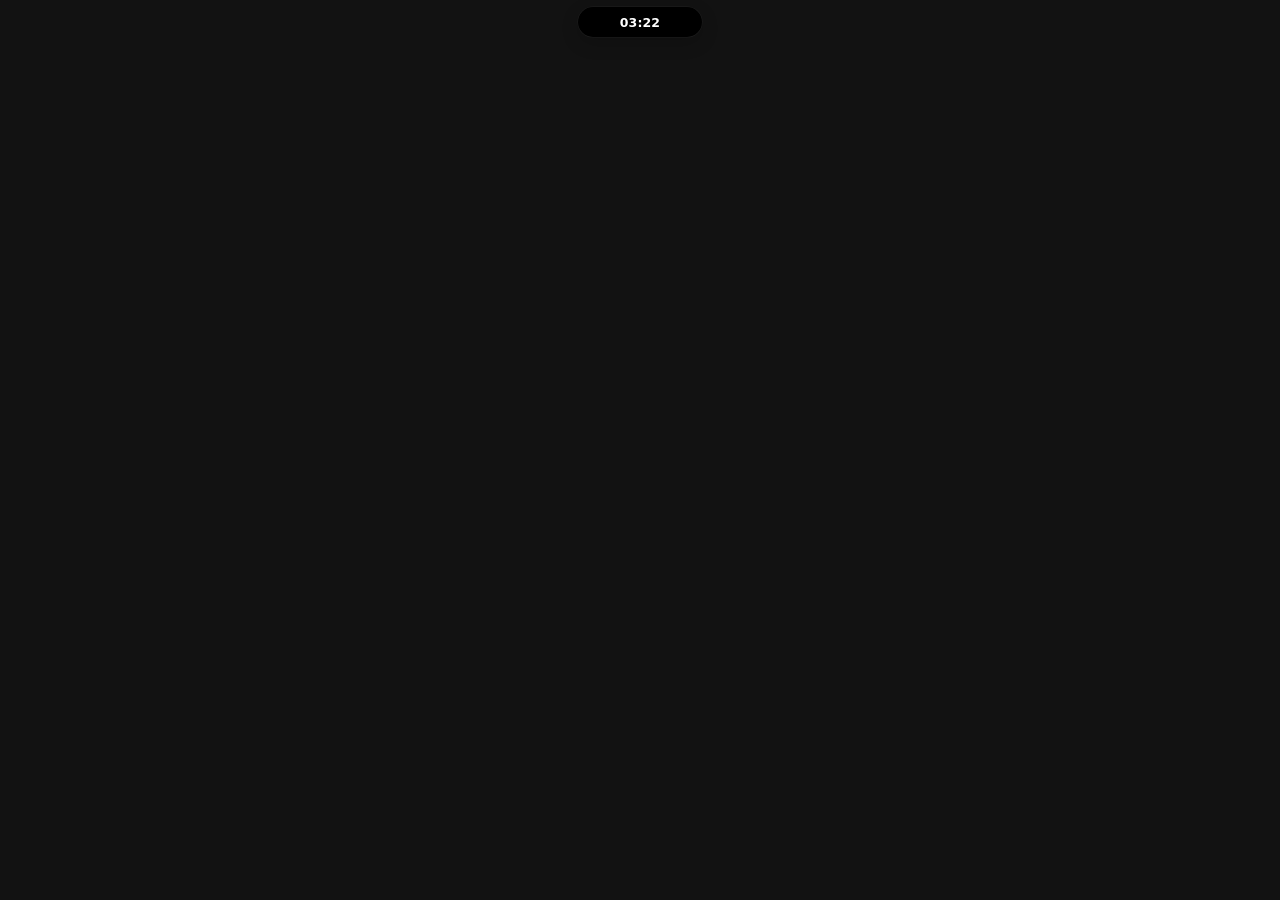
<file: ui/index.html>
<!doctype html>
<html lang="fr">
<head>
  <meta charset="utf-8" />
  <meta name="viewport" content="width=device-width, initial-scale=1" />
  <title>WowIsland</title>
  <link rel="stylesheet" href="style.css" />
</head>
<body>
  <div id="stage">
    <div id="island">
      <!-- inactif -->
      <section class="view" data-view="idle">
        <div class="i-time" id="i-time"></div>
        <div class="i-notifs" id="i-notifs"></div>
      </section>

      <!-- activité compacte (musique / minuteur / iPhone) -->
      <section class="view" data-view="compact">
        <div class="lead" id="c-lead"></div>
        <div class="c-mid" id="c-mid"></div>
        <div class="trail" id="c-trail"></div>
        <div class="dl-bar"><i></i></div>
      </section>

      <!-- vue étendue au survol -->
      <section class="view" data-view="expanded">
        <div class="x-media" id="x-media">
          <div class="x-top">
            <div class="art-wrap"><img id="x-art" alt="" /><div class="art-fallback" id="x-art-fb"></div></div>
            <div class="meta">
              <div class="title marquee"><span id="x-title"></span></div>
              <div class="artist" id="x-artist"></div>
              <div class="app" id="x-app"></div>
            </div>
            <div class="eq big" id="x-eq"><i></i><i></i><i></i><i></i><i></i></div>
            <div class="x-volhint" id="x-volhint"></div>
          </div>
          <div class="x-lyric" id="x-lyric"><div class="ly-cur" id="ly-cur"></div><div class="ly-nxt" id="ly-nxt"></div></div>
          <div class="x-progress">
            <div class="bar" id="x-bar"><div class="fill" id="x-fill"></div><div class="knob" id="x-knob"></div></div>
            <div class="x-times"><span id="x-pos">0:00</span><span id="x-rem">-0:00</span></div>
          </div>
          <div class="x-controls">
            <button class="ctl mode" data-mode="shuffle" id="x-shuf" title="Lecture aléatoire"></button>
            <div class="x-mid">
              <button class="ctl" data-media="prev" title="Précédent"></button>
              <button class="ctl play" data-media="play_pause" id="x-play" title="Lecture / pause"></button>
              <button class="ctl" data-media="next" title="Suivant"></button>
            </div>
            <button class="ctl mode" data-mode="repeat" id="x-rep" title="Répéter"></button>
          </div>
          <div class="x-vol" id="x-vol">
            <span class="xv-ic" id="xv-ic" title="Couper le son"></span>
            <input type="range" min="0" max="100" step="1" id="xv-range" />
            <span class="xv-hi" id="xv-hi"></span>
          </div>
          <div class="x-others" id="x-others"></div>
        </div>

        <div class="x-mixer" id="x-mixer"></div>

        <div class="x-notifs" id="x-notifs"></div>

        <div class="x-home" id="x-home">
          <div class="x-home-top">
            <div class="clock" id="x-clock">--:--</div>
            <div class="date" id="x-date"></div>
          </div>
          <div class="x-game" id="x-game"></div>
        </div>

        <div class="x-clips" id="x-clips">
          <div class="nc-head"><span>Presse-papiers</span><button class="nc-clear" id="cb-clear" data-cbclear="1">Tout effacer</button></div>
          <label class="cb-search"><span id="cb-sic"></span><input id="cb-q" type="text" placeholder="Rechercher…" spellcheck="false" autocomplete="off" /></label>
          <div class="cb-list" id="cb-list"></div>
        </div>

        <div class="x-claude" id="x-claude">
          <div class="cl-head">
            <div class="cl-id"><span class="cl-logo" id="cl-logo"></span><b>Claude</b><span class="cl-model" id="cl-model"></span></div>
            <div class="cl-quota" id="cl-quota"></div>
            <button class="nc-clear" id="cl-new" title="Nouvelle conversation">Nouvelle</button>
          </div>
          <div class="cl-log" id="cl-log"></div>
          <div class="cl-input">
            <textarea id="cl-q" rows="1" placeholder="Demande à Claude…" spellcheck="false"></textarea>
            <button class="cl-send" id="cl-send" title="Envoyer (Entrée)"></button>
          </div>
        </div>

        <div class="x-grab" id="x-grab">
          <div class="gr-head">
            <div class="cl-id"><span class="gr-logo" id="gr-logo"></span><b>Télécharger</b></div>
            <div class="gr-hbtns"><button class="nc-clear" id="gr-clear" data-gr="clear" title="Retirer les téléchargements finis de la liste">Effacer</button><button class="nc-clear" data-gr="dir" title="Ouvrir Téléchargements\Île">Dossier</button></div>
          </div>
          <div class="gr-input">
            <span class="gr-lic" id="gr-lic"></span>
            <input id="gr-q" type="text" placeholder="Colle un lien YouTube, TikTok, Instagram, X…" spellcheck="false" autocomplete="off" />
            <button class="gr-paste" id="gr-paste" data-gr="paste">Coller</button>
          </div>
          <div class="gr-body" id="gr-body"></div>
          <div class="gr-list" id="gr-list"></div>
        </div>

        <div class="x-music" id="x-music">
          <div class="gr-head">
            <div class="cl-id"><span class="mu-logo" id="mu-logo"></span><b>Ma musique</b><span class="mu-count" id="mu-count"></span></div>
            <div class="gr-hbtns"><button class="nc-clear" data-mu="shuffle" title="Tout lire dans le désordre">Aléatoire</button><button class="nc-clear" data-mu="dir" title="Ouvrir le dossier Musique\Ma musique (tu peux aussi y glisser tes MP3)">Dossier</button></div>
          </div>
          <label class="cb-search"><span id="mu-sic"></span><input id="mu-q" type="text" placeholder="Rechercher un titre, un artiste…" spellcheck="false" autocomplete="off" /></label>
          <div class="mu-list" id="mu-list"></div>
        </div>

        <div class="x-voice" id="x-voice"></div>

        <div class="x-dls" id="x-dls"></div>

        <div class="x-timerpick" id="x-timerpick">
          <div class="tp-title">Minuteur</div>
          <div class="tp-grid" id="tp-grid"></div>
        </div>

        <div class="x-tools">
          <div class="tools">
            <button class="tool" data-tool="region" title="Capturer une zone"></button>
            <button class="tool" data-tool="full" title="Capturer l'écran"></button>
            <button class="tool" data-tool="timer" title="Minuteur"></button>
            <button class="tool" data-tool="volume" title="Volume des sorties et des applis"></button>
            <button class="tool" data-tool="clip" title="Presse-papiers"></button>
            <button class="tool" data-tool="notifs" title="Notifications"></button>
            <button class="tool" data-tool="grab" title="Télécharger une vidéo ou une musique"></button>
            <button class="tool" data-tool="music" title="Ma musique"></button>
            <button class="tool" data-tool="claude" title="Claude Code"></button>
            <button class="tool" data-tool="settings" title="Réglages"></button>
          </div>
          <div class="chips">
            <button class="chip timer-chip" id="x-timer-chip" title="Arrêter le minuteur"></button>
            <div class="chip pv-chip" id="x-pv-chip"></div>
            <div class="chip phone-chip" id="x-phone-chip"></div>
            <div class="chip clock-chip" id="x-clock-chip"></div>
          </div>
        </div>
      </section>

      <!-- notification (PC, iPhone, mail) -->
      <section class="view" data-view="alert">
        <div class="a-icon" id="a-icon"></div>
        <div class="a-text">
          <div class="a-head"><span id="a-app"></span><span class="a-time">maintenant</span></div>
          <div class="a-title" id="a-title"></div>
          <div class="a-body" id="a-body"></div>
        </div>
      </section>

      <!-- code / lien de vérification -->
      <section class="view" data-view="secret">
        <div class="s-icon" id="s-icon"></div>
        <div class="s-text">
          <div class="s-head" id="s-head"></div>
          <div class="s-code" id="s-code"></div>
          <div class="s-link" id="s-link"></div>
        </div>
        <div class="s-side" id="s-side"></div>
      </section>

      <!-- volume / luminosité -->
      <section class="view" data-view="osd">
        <div class="o-ic" id="o-ic"></div>
        <div class="o-bar"><i id="o-fill"></i></div>
        <div class="o-pct" id="o-pct"></div>
      </section>

      <!-- quelqu'un rejoint / quitte le salon vocal -->
      <section class="view" data-view="pill">
        <div class="p-av" id="p-av"></div>
        <div class="p-t" id="p-t"></div>
        <div class="p-st" id="p-st"></div>
      </section>

      <!-- iPhone branché -->
      <section class="view" data-view="charge">
        <div class="ch-left">
          <div class="ch-name" id="ch-name">iPhone</div>
          <div class="ch-state" id="ch-state">En charge</div>
        </div>
        <div class="ch-right">
          <div class="ch-pct" id="ch-pct">--%</div>
          <div class="battery big" id="ch-batt"><div class="lvl"></div><svg class="bolt" viewBox="0 0 10 16"><path d="M6 0 0 9h4l-1 7 7-10H6l1-6z"/></svg></div>
        </div>
      </section>

      <!-- capture d'écran -->
      <section class="view" data-view="shot">
        <img id="sh-thumb" alt="" />
        <div class="sh-text">
          <div class="sh-title" id="sh-title">Capture enregistrée</div>
          <div class="sh-sub" id="sh-sub">Copiée dans le presse-papiers</div>
          <div class="sh-acts" id="sh-acts"></div>
        </div>
        <div class="sh-check"></div>
      </section>

      <!-- mise à jour disponible -->
      <section class="view" data-view="update">
        <div class="up-ic" id="up-ic"></div>
        <div class="up-text">
          <div class="up-head"><span id="up-title"></span><small id="up-pct"></small></div>
          <ul class="up-notes" id="up-notes"></ul>
          <div class="up-err" id="up-err"></div>
          <div class="up-bar" id="up-bar"><i id="up-fill"></i></div>
          <div class="up-acts" id="up-acts"></div>
        </div>
      </section>
      <!-- point micro / caméra : dans l'île, sur un espace réservé à droite -->
      <div id="pdot"></div>
    </div>
    <div id="pager"></div>
    <button class="arrow" id="arr-l" title="Activité précédente (molette aussi)"></button>
    <button class="arrow" id="arr-r" title="Activité suivante (molette aussi)"></button>
    <div id="bubble"><div class="bubble-inner" id="bubble-inner"></div></div>
  </div>
  <script src="i18n-en.js"></script>
  <script src="i18n.js"></script>
  <script src="icons.js"></script>
  <script src="app.js"></script>
</body>
</html>
</file>
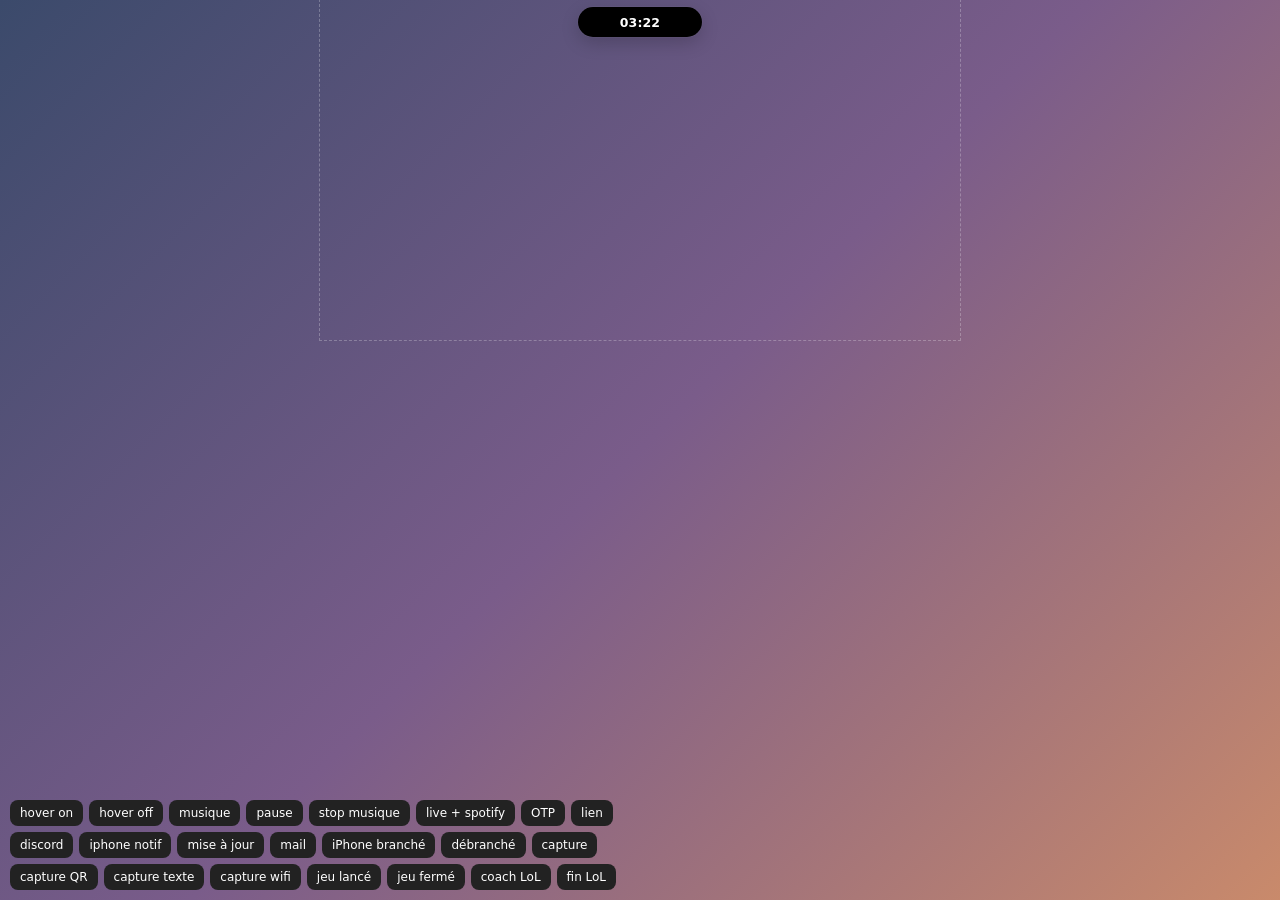
<file: dev/demo.html>
<!doctype html>
<html lang="fr"><head><meta charset="utf-8"><title>Démo island</title>
<link rel="stylesheet" href="../ui/style.css">
<style>
  html,body{background:linear-gradient(135deg,#3b4a6b,#7a5c8a 50%,#c98a6b) !important}
  #frame{position:relative;width:640px;height:340px;margin:0 auto;outline:1px dashed rgba(255,255,255,.25)}
  #ctl{position:fixed;left:10px;bottom:10px;display:flex;flex-wrap:wrap;gap:6px;max-width:620px}
  #ctl button{background:#222;color:#fff;padding:6px 10px;border-radius:8px;font-size:12px}
  html.scene,html.scene body{background:radial-gradient(circle at 18% 0%,rgba(110,140,255,.55),transparent 55%),radial-gradient(circle at 85% 100%,rgba(255,100,160,.45),transparent 60%),linear-gradient(135deg,#1b1f3d,#3a2758) !important;overflow:hidden}
  html.scene #ctl{display:none} html.scene #frame{outline:none;height:470px;margin:0}
</style></head><body>
<div id="frame"></div>
<div id="ctl">
  <button onclick="hov(true)">hover on</button><button onclick="hov(false)">hover off</button>
  <button onclick="music(true)">musique</button><button onclick="music(false)">pause</button><button onclick="emit('media',[])">stop musique</button><button onclick="both()">live + spotify</button>
  <button onclick="emit('secret',{source:'gmail',from:'Google',subject:'x',code:'482913',link:null,copied:true})">OTP</button>
  <button onclick="emit('secret',{source:'gmail',from:'Notion',subject:'x',code:null,link:'https://www.notion.so/loginwithemail?token=abc',copied:false})">lien</button>
  <button onclick="emit('notification',{id:1,app:'Discord',title:'Lucas',body:'t\'es dispo pour une game ce soir ? on lance vers 21h',icon:null,phone:false})">discord</button>
  <button onclick="emit('notification',{id:2,app:'WhatsApp',title:'Maman',body:'Tu rentres à quelle heure ?',icon:null,phone:true})">iphone notif</button>
  <button onclick="emit('update',UPD)">mise à jour</button>
  <button onclick="emit('mail',{account:'moi@gmail.com',from:'Amazon',subject:'Votre colis est en route',snippet:''})">mail</button>
  <button onclick="emit('iphone',{connected:true,name:'iPhone de Sam',battery:76,charging:true,full:false,error:null})">iPhone branché</button>
  <button onclick="emit('iphone',{connected:false,name:'',battery:null,charging:false,full:false,error:null})">débranché</button>
  <button onclick="emit('screenshot',{path:'C:/x.png',thumb:shot(),width:1920,height:1080})">capture</button><button onclick="emit('screenshot',{id:77,path:'C:/x.png',thumb:shot(),width:1920,height:1080});setTimeout(()=>emit('shot_info',{id:77,text:'Bonjour\nligne 2',qr:'https://www.example.com/promo?x=1'}),600)">capture QR</button><button onclick="emit('screenshot',{id:78,path:'C:/x.png',thumb:shot(),width:1920,height:1080});setTimeout(()=>emit('shot_info',{id:78,text:'Facture n° 42',qr:null}),600)">capture texte</button><button onclick="emit('screenshot',{id:79,path:null,thumb:shot(),width:1920,height:1080});setTimeout(()=>emit('shot_info',{id:79,text:null,qr:'WIFI:T:WPA;S:Maison;P:abc\\;12;;'}),600)">capture wifi</button>
  <button onclick="game(true)">jeu lancé</button><button onclick="game(false)">jeu fermé</button><button onclick="lol()">coach LoL</button><button onclick="emit('lol',null)">fin LoL</button>
</div>

<script>
  // ?scene=… : captures d'écran du README (dev/shots.mjs). ?lang=en|fr force la langue.
  const Q = new URLSearchParams(location.search), SCENE = Q.get('scene'), EN = (Q.get('lang') || localStorage.getItem('island-lang')) === 'en';
  if (Q.get('lang')) localStorage.setItem('island-lang', Q.get('lang'));
  if (SCENE) document.documentElement.classList.add('scene');
  // démo du téléchargeur : analyse factice + progression simulée
  const GRD = { jobs: [{ id: 50, url: 'https://www.youtube.com/watch?v=vk3faosjB8M&list=RDMMC55CgIJgwKg', title: 'Mix - Me niego || Speed Up', author: 'nly.musicx', thumb: null, kind: 'audio', label: 'MP3 · 10 titres du mix', status: 'done', pct: 1, bytes: 0, speed: 0, eta: null, item: null, live: false, path: 'x', files: 8, items: ['C:/Users/moi/Downloads/Île/My Mix/003 - Daddy Yankee ~ Con Calma (sped up tik tok version) [efNXxSwH7FM].mp3','C:/Users/moi/Downloads/Île/My Mix/004 - Otilia - Bilionera ( sped up ) [UHH-5BnpZj8].mp3','C:/Users/moi/Downloads/Île/My Mix/005 - Luis Fonsi, Daddy Yankee- Despacito (speed up) [yhau-tVIiS0].mp3','C:/Users/moi/Downloads/Île/My Mix/006 - Bailando [ sped up ] [R_JthcdD4M8].mp3','C:/Users/moi/Downloads/Île/My Mix/007 - Shakira - Hips Dont Lie (sped up) [FU70rmN7s8o].mp3','C:/Users/moi/Downloads/Île/My Mix/008 - Pitbull - Rain Over Me (speed up) [pXvbKTztIRg].mp3','C:/Users/moi/Downloads/Île/My Mix/009 - Danza Kuduro (sped up) [luhDuHlT40w].mp3','C:/Users/moi/Downloads/Île/My Mix/010 - Taki Taki (speed up) [hH6aBAjYL6Y].mp3'], error: '2 titres déjà dans Ma musique, sautés', in_music: false }], seq: 50, ready: true };
  function grabDemo(c, a) {
    if (c === 'grab_status') return { ready: GRD.ready, ytdlp: GRD.ready, ffmpeg: true, deno: true, installing: null, error: null, dir: 'C:\\Users\\moi\\Downloads\\Île' };
    if (c === 'grab_install') { let p = 0; const t = setInterval(() => { p += 20; emit('grab-setup', { ready: p >= 100, ytdlp: p >= 100, ffmpeg: true, deno: true, installing: p >= 100 ? null : 'yt-dlp : ' + p + ' %' }); if (p >= 100) { GRD.ready = true; clearInterval(t); } }, 400); return; }
    if (c === 'grab_jobs') return GRD.jobs;
    if (c === 'grab_probe') return new Promise((res, rej) => setTimeout(() => {
      if (/netflix/.test(a.url)) return rej('Netflix protège ses contenus (DRM) : impossible de les télécharger.');
      if (/list=RD/.test(a.url)) return res({ gif: true, url: a.url, title: 'Me niego || Speed Up', author: 'speed songs', duration: 199, live: false, playlist: null, id: 'vk3faosjB8M', thumb: null,
        videos: [{ h: 1080, size: 40000000 }, { h: 720, size: 20000000 }], audio: true, audio_size: 3200000, subs: null, mix: { url: 'https://www.youtube.com/watch?v=vk3faosjB8M&list=RDvk3faosjB8M', title: 'Mix - Me niego || Speed Up' } });
      if (/list=/.test(a.url)) return res({ url: a.url, title: 'Popular Music Videos', author: 'Music', thumb: null, playlist: 182, videos: [], audio: true, subs: null, live: false, id: 'PL1' });
      if (/spotify|deezer/.test(a.url)) return res({ url: a.url, title: 'Random Access Memories', author: 'Daft Punk', thumb: null, music: /spotify/.test(a.url) ? 'Spotify' : 'Deezer', mkind: 'album', count: 13,
        tracks: Array.from({ length: 13 }, (_, i) => ({ title: 'Titre ' + (i + 1), artist: 'Daft Punk' })), duration: 4482, playlist: null, videos: [], audio: true, subs: null, live: false, id: 'ram' });
      if (/x\.com|twitter/.test(a.url)) return res({ url: a.url, title: 'chat qui saute', author: 'someone', duration: 6, live: false, playlist: null, id: 'x1', thumb: null, videos: [{ h: 0, size: 900000 }], audio: false, gif: true, subs: null });
      if (/twitch/.test(a.url)) return res({ url: a.url, title: 'Ranked jusqu\'à Master', author: 'streamer', thumb: null, playlist: null, videos: [{ h: 1080, size: 0 }, { h: 720, size: 0 }], audio: true, subs: null, live: true, id: 'tw' });
      res({ gif: true, url: a.url, title: 'COSTA RICA IN 4K 60fps HDR (ULTRA HD)', author: 'Jacob + Katie Schwarz', duration: 314, live: false, playlist: null, id: 'LXb3EKWsInQ',
        thumb: null, videos: [{ h: 2160, size: 1283750207 }, { h: 1440, size: 716506617 }, { h: 1080, size: 253315601 }, { h: 720, size: 155030578 }, { h: 480, size: 58326664 }],
        audio: true, audio_size: 5205204, subs: { lang: 'en', auto: true } });
    }, 700));
    if (c === 'grab_start') {
      const j = { id: ++GRD.seq, url: a.url, title: a.info.title, author: a.info.author, thumb: a.info.thumb, kind: a.kind, music: a.info.music || null, cur: a.info.music ? 'Give Life Back to Music' : null, label: a.kind === 'gif' ? 'GIF' : a.kind === 'audio' ? (a.info.count > 1 ? 'MP3 · ' + a.info.count + ' titres' : 'MP3') : a.kind === 'text' ? 'Transcription' : (a.format ? (a.format >= 2160 ? '4K' : a.format + 'p') : 'Vidéo') + (a.start != null || a.end != null ? ' · extrait' : ''), status: 'queued', pct: null, bytes: 0, speed: 0, eta: null, item: null, live: a.info.live, path: null, files: 0, error: null };
      GRD.jobs.push(j); emit('grab', GRD.jobs.map(x => ({ ...x })));
      const total = 80e6;
      setTimeout(() => { j.status = 'running'; const t = setInterval(() => {
        if (j.status === 'stopped') return clearInterval(t);
        j.bytes += 6e6; j.speed = 12e6; j.pct = j.live ? null : Math.min(1, j.bytes / total); j.eta = Math.max(0, Math.round((total - j.bytes) / j.speed));
        if (!j.live && j.bytes >= total) { j.status = 'post'; j.speed = 0; clearInterval(t); setTimeout(() => { j.status = 'done'; j.pct = 1; j.files = 1; j.path = 'C:\\x.mp4'; emit('grab', GRD.jobs.map(x => ({ ...x }))); emit('grab-done', { ...j }); }, 900); }
        emit('grab', GRD.jobs.map(x => ({ ...x })));
      }, 500); }, 400);
      return j.id;
    }
    if (c === 'grab_stop') { const j = GRD.jobs.find(x => x.id === a.id); if (j) { j.status = j.live ? 'done' : 'stopped'; j.speed = 0; } emit('grab', GRD.jobs.map(x => ({ ...x }))); return; }
    if (c === 'grab_music_add') return new Promise((res) => setTimeout(() => { const j = GRD.jobs.find(x => x.id === a.id); j.in_music = true; emit('grab', GRD.jobs.map(x => ({ ...x }))); res({ added: 1, already: 0, total: 1, ids: j.items ? j.items.map((_, i) => MU[i % MU.length].id) : ['0'] }); }, 400));
    if (c === 'grab_spotify_like') return new Promise((res) => setTimeout(() => { const j = GRD.jobs.find(x => x.id === a.id); j.liked = 'Dans Spotify (fichiers locaux)'; emit('grab', GRD.jobs.map(x => ({ ...x }))); const first = !GRD.spOnce; GRD.spOnce = true; res({ liked: j.liked, added: 1, already: 0, total: 1, dir: ['C:','Users','demo','Music','Spotify (Île)'].join(String.fromCharCode(92)), first, spotifast: window.SF || null }); }, 500));
    if (c === 'open_spotify' || c === 'grab_spotify_dir' || c === 'copy_text') return Promise.resolve();
    if (c === 'phone_device') return Promise.resolve(window.PHDEV || null);
    if (c === 'phone_scan') return new Promise((res) => setTimeout(() => res(window.PHNONE ? [] : [{ alias: 'Pixel de Mo', ip: '192.168.1.23', port: 53317, https: true, fingerprint: 'aa', model: 'Google Pixel 8', kind: 'mobile' }, { alias: 'iPad', ip: '192.168.1.31', port: 53317, https: true, fingerprint: 'bb', model: 'iPad', kind: 'tablet' }]), 1500));
    if (c === 'phone_cancel') { const j = GRD.jobs.find(x => x.id === a.id); j.phone = null; clearInterval(window.PHT); emit('grab', GRD.jobs.map(x => ({ ...x }))); return Promise.resolve(); }
    if (c === 'phone_send') {
      const d = a.dev || window.PHDEV;
      if (!d) return Promise.reject('choose');
      window.PHDEV = d;
      const j = GRD.jobs.find(x => x.id === a.id), up = (s) => { j.phone = s; emit('grab', GRD.jobs.map(x => ({ ...x }))); };
      up({ state: 'find', dev: d.alias });
      setTimeout(() => up({ state: 'wait', dev: d.alias }), 800);
      let pct = 0;
      setTimeout(() => { window.PHT = setInterval(() => { pct += 0.08; if (pct >= 1) { clearInterval(window.PHT); up({ state: 'done', dev: d.alias, msg: j.items && j.items.length > 1 ? j.items.length + ' fichiers' : null }); } else up({ state: 'send', dev: d.alias, pct }); }, 250); }, 2600);
      return Promise.resolve();
    }
    if (c === 'grab_remove') { GRD.jobs = GRD.jobs.filter(x => x.id !== a.id); emit('grab', GRD.jobs.map(x => ({ ...x }))); return; }
    if (c === 'grab_clear') { GRD.jobs = GRD.jobs.filter(x => ['queued', 'running', 'post'].includes(x.status)); emit('grab', GRD.jobs.map(x => ({ ...x }))); return; }
  }
</script>
<script>
  // Mock minimal de l'API Tauri
  const bus = {};
  window.__TAURI__ = {
    core: { invoke: async (c, a) => { console.log('invoke', c, a); if (c.startsWith('grab_') || c.startsWith('phone_')) return grabDemo(c, a); if (c==='get_ui_config') return {hide_in_fullscreen:true, spotify:true, hidden_tools:[], lyrics_compact:true}; if (c==='lyrics') return LY; if (c==='spotify_state') return SP; if (c==='music_library') return {tracks:MU, now:null}; if (c==='music_cover') return a.id==='0'?A:null; if (c==='music_play') { const t=MU.find(x=>x.id===a.ids[a.start]); emit('media',[{id:'dynamic-island',title:t.title,artist:t.artist,album:t.album,app:'Ma musique',playing:true,position:0,duration:t.duration,art:A,current:true,shuffle:a.shuffle,repeat:0}]); return; } if (c==='music_volume') return a.volume ?? 72; if (c==='music_delete') { const i=MU.findIndex(x=>x.id===a.id); if (i>=0) MU.splice(i,1); return; } if (c==='music_folder'||c==='spotify_mode') return; if (c==='spotify_set_volume') { SP.volume=a.volume; return; } if (c==='get_mixer') return MIX; if (c==='update_pending') return {version:'0.1.1', update:null, updated:null}; if (c==='update_install') { let p=0; const t=setInterval(()=>{ p+=9; if (p>=100) { clearInterval(t); emit('update-progress',{state:'restart',pct:100,msg:''}); } else emit('update-progress',{state:'download',pct:p,msg:''}); },300); return; } } },
    event: { listen: async (n, f) => { (bus[n] = bus[n] || []).push(f); } },
  };
  function emit(n, p) { (bus[n] || []).forEach((f) => f({ payload: p })); }
  function hov(v) { emit('hover', v); }
  function art() { // pochette inventée : coucher de soleil sur la mer
    const c=document.createElement('canvas'),W=600;c.width=c.height=W;const g=c.getContext('2d');
    let gr=g.createLinearGradient(0,0,0,W*.62);gr.addColorStop(0,'#0d1b3d');gr.addColorStop(.45,'#4a2a7a');gr.addColorStop(.8,'#d9507a');gr.addColorStop(1,'#ff9a5a');g.fillStyle=gr;g.fillRect(0,0,W,W*.62);
    g.save();g.beginPath();g.rect(0,0,W,W*.62);g.clip();gr=g.createLinearGradient(0,W*.3,0,W*.62);gr.addColorStop(0,'#ffe08a');gr.addColorStop(1,'#ff5e7e');g.fillStyle=gr;g.beginPath();g.arc(W/2,W*.6,W*.24,0,7);g.fill();
    g.globalCompositeOperation='destination-out';for(let k=0;k<6;k++){const y=W*(.47+k*.026),h=2+k*2.2;g.fillRect(0,y,W,h);}g.restore();
    gr=g.createLinearGradient(0,W*.62,0,W);gr.addColorStop(0,'#3a1f5c');gr.addColorStop(1,'#0a0f24');g.fillStyle=gr;g.fillRect(0,W*.62,W,W*.38);
    for(let k=0;k<14;k++){const y=W*(.64+k*.024),w=W*(.36-k*.02);g.fillStyle=`rgba(255,${150+k*4},120,${.55-k*.035})`;g.fillRect(W/2-w/2+(k%2?6:-6),y,w,2.5);}
    for(let k=0;k<60;k++){g.fillStyle=`rgba(255,255,255,${Math.random()*.6})`;g.fillRect(Math.random()*W,Math.random()*W*.35,1.6,1.6);}
    return c.toDataURL(); }
  function shot() { const c=document.createElement('canvas');c.width=320;c.height=180;const g=c.getContext('2d');g.fillStyle='#1e3a5f';g.fillRect(0,0,320,180);g.fillStyle='#fff';g.fillRect(20,20,180,12);g.fillRect(20,44,240,8);return c.toDataURL(); }
  const A = art();
  const MU = [['Afterglow','Nova Lane',262],['Nights','Frank Ocean',307],['Pink + White','Frank Ocean',184],['Redbone','Childish Gambino',327],['Feels Like Summer','Childish Gambino',298],['Self Control','Frank Ocean',249],['Electric Feel','MGMT',229],['Ivy','Frank Ocean',249]].map(([title,artist,duration],i)=>({id:String(i),title,artist,album:'',duration,added:i}));
  const LY_EN = ['City lights are dancing in the rain','We drive without a map tonight','Your voice still echoes in the dark','Holding on to every word we said','And the lights go by, by, by','Until the morning we rewrite the world'];
  const UPD = {version:'0.2.0', page:'https://github.com/Belius303/wowisland/releases', size:11300000, more:1, notes: EN
    ? [{t:'Automatic updates', d:'WowIsland now offers new versions itself, with what\'s new.'}, {t:'YouTube', d:'clearer message when YouTube asks you to sign in.'}, {t:'', d:'Smoother lyrics in the compact island.'}]
    : [{t:'Mises à jour automatiques', d:'WowIsland propose lui-même les nouvelles versions, avec les nouveautés.'}, {t:'YouTube', d:'message plus clair quand YouTube demande de se connecter.'}, {t:'', d:"Paroles plus fluides dans l'île compacte."}]};
  const LY = (EN ? LY_EN : ['Les néons dansent sur la ville endormie','On roule sans savoir où la nuit nous mène','Ta voix résonne encore dans le silence',"Je garde chaque mot qu'on s'est dit",'Et les lumières passent, passent, passent',"Jusqu'au matin on refait le monde"]).flatMap((t,i)=>[{t:58+i*4.2,text:t}]).concat([{t:84,text:EN?'One more time under the electric sky':'Encore une fois sous le ciel électrique'},{t:89,text:EN?'We forget it all, we start again':'On oublie tout, on recommence'}]);
  function music(p) { emit('media',[{id:'Spotify.exe',title:'Afterglow',artist:'Nova Lane',album:'Night Drive',app:'Spotify',playing:p,position:63,duration:262,art:A,current:true}]); }
  function both() { emit('media',[
    {id:'Spotify.exe',title:'Afterglow',artist:'Nova Lane',album:'Night Drive',app:'Spotify',playing:true,position:63,duration:262,art:A,current:false},
    {id:'Chrome',title:'LIVE — Ranked jusqu\'à Master',artist:'Twitch',album:'',app:'Chrome',playing:true,position:0,duration:0,art:null,current:true}]); }
  function gicon() { const c=document.createElement('canvas');c.width=c.height=96;const g=c.getContext('2d');g.fillStyle='#0a1428';g.fillRect(0,0,96,96);g.strokeStyle='#c89b3c';g.lineWidth=7;g.beginPath();g.arc(48,48,30,0,7);g.stroke();g.fillStyle='#c89b3c';g.font='bold 40px serif';g.textAlign='center';g.fillText('L',48,62);return c.toDataURL(); }
  const GI = gicon();
  const LOL = { key:'discord:1', name:'League of Legends', icon:GI, cover:null, since:Date.now()-23*60000, last:Date.now() };
  const DDV = 'https://ddragon.leagueoflegends.com/cdn/16.22.1/img/';
  const it = (id, name, owned) => ({ id, name, icon: DDV + 'item/' + id + '.png', owned });
  let lolStep = 0;
  function lol() {
    game(true);
    const base = { champ:'Darius', champ_icon:DDV+'champion/Darius.png', opp:'Garen', opp_icon:DDV+'champion/Garen.png', role:'Top', wr:53, style:'Agressif',
      hint:'Maintain your passive stacks and hit Garen at the edge of Decimate [Q].', loading:false,
      build:[it(3142,(EN?"Youmuu's Ghostblade":''+(EN?"Youmuu's Ghostblade":'Lame spectre de Youmuu')+''),false), it(3047,(EN?'Plated Steelcaps':''+(EN?'Plated Steelcaps':'Coques en acier')+''),false), it(3742,(EN?"Dead Man's Plate":''+(EN?"Dead Man's Plate":'Plaque du mort')+''),false), it(6333,(EN?"Death's Dance":''+(EN?"Death's Dance":'Danse de la mort')+''),false)] };
    const steps = [
      { ...base, loading:true, build:[], tips:[] },
      { ...base, next:base.build[0], missing:2500, tips:[{text:'Niv 1-3 : force les trades',kind:'lane',prio:60},{text:'3 AP en face : '+(EN?"Mercury's Treads":'Sandales de Mercure')+'',kind:'item',prio:35},{text:'Matchup : jeu agressif',kind:'info',prio:25}] },
      { ...base, next:base.build[0], missing:1900, tips:[{text:'Garen mort 18s : push + plates',kind:'lane',prio:85},{text:'3 soigneurs : '+(EN?'Chempunk Chainsword':'Épée dentelée chimico-punk')+'',kind:'item',prio:45},{text:'Tu mènes : freeze, prive-le de farm',kind:'lane',prio:40}] },
      { ...base, next:base.build[0], missing:1600, tips:[{text:'Garen a son ulti : prudence',kind:'danger',prio:80},{text:'Égal : trade quand il last-hit',kind:'lane',prio:40}] },
      { ...base, next:base.build[0], missing:0, tips:[{text:'Recall : '+(EN?"Youmuu's Ghostblade":'Lame spectre de Youmuu')+'',kind:'item',prio:72},{text:'Avantage : slow push puis plates',kind:'lane',prio:40}] },
      { ...base, build:[it(3142,(EN?"Youmuu's Ghostblade":''+(EN?"Youmuu's Ghostblade":'Lame spectre de Youmuu')+''),true), it(3047,(EN?'Plated Steelcaps':''+(EN?'Plated Steelcaps':'Coques en acier')+''),true), it(3742,(EN?"Dead Man's Plate":''+(EN?"Dead Man's Plate":'Plaque du mort')+''),false), it(6333,(EN?"Death's Dance":''+(EN?"Death's Dance":'Danse de la mort')+''),false)], next:it(3742,(EN?"Dead Man's Plate":''+(EN?"Dead Man's Plate":'Plaque du mort')+''),false), missing:1200,
        tips:[{text:'Nashor dans 40s : vision',kind:'obj',prio:55},{text:'Prochain : '+(EN?"Dead Man's Plate":'Plaque du mort')+' (-1200 po)',kind:'item',prio:20}] },
    ];
    emit('lol', steps[lolStep++ % steps.length]);
  }
  function game(on) { emit('game', on ? { running:LOL, last:LOL } : { running:null, last:{...LOL, last:Date.now()-2*3600000} }); }
  const SP = { connected:true, volume:64, device:'Spotifast', supports_volume:true, error:null, shuffle:true, repeat:'context' };
  const MIX = { devices: [
      {id:'d1',name:(EN?'Speakers':'Haut-parleurs')+' · Realtek(R) Audio',volume:0.42,muted:false,default:true},
      {id:'d2',name:(EN?'Headset':'Casque')+' · Arctis 7 Game',volume:0.8,muted:false,default:false}],
    apps: [
            {key:'spotify',name:'Spotify',volume:0.7,muted:false,active:true,icon:null},
      {key:'chrome',name:'Google Chrome',volume:1,muted:false,active:true,icon:null},
      {key:'discord',name:'Discord',volume:0.55,muted:true,active:false,icon:null}] };
</script>
<script>
  // charge l'UI dans le cadre 640x340
  fetch('../ui/index.html').then(r=>r.text()).then(h=>{
    const body = h.split('<body>')[1].split('<script')[0];
    document.getElementById('frame').innerHTML = body;
    for (const s of ['../ui/i18n-en.js','../ui/i18n.js','../ui/icons.js','../ui/app.js']) { const el=document.createElement('script'); el.src=s; el.async=false; if (s.endsWith('app.js')) el.onload=()=>setTimeout(runScene,600); document.body.appendChild(el); }
  });

  const wait = (ms) => new Promise((r) => setTimeout(r, ms));
  function avatar(l, a, b) { const c=document.createElement('canvas');c.width=c.height=96;const g=c.getContext('2d');const gr=g.createLinearGradient(0,0,96,96);gr.addColorStop(0,a);gr.addColorStop(1,b);g.fillStyle=gr;g.fillRect(0,0,96,96);g.fillStyle='rgba(255,255,255,.95)';g.font='600 46px Segoe UI, sans-serif';g.textAlign='center';g.textBaseline='middle';g.fillText(l,48,52);return c.toDataURL(); }
  const pickTool = (t) => document.querySelector(`[data-tool="${t}"]`).click();
  const SCENES = {
    lyrics: async () => { music(true); await wait(2600); },
    player: async () => { music(true); hov(true); await wait(2200); },
    live: async () => { both(); await wait(1500); },
    otp: async () => { emit('secret',{source:'gmail',from:'Google',subject:'x',code:'482913',link:null,copied:true}); await wait(1500); },
    notif: async () => { emit('notification',{id:2,app:'WhatsApp',title:EN?'Mom':'Maman',body:EN?'What time are you coming home?':'Tu rentres à quelle heure ?',icon:null,phone:true}); await wait(1500); },
    discord: async () => { // salon vocal en compact, avec une musique en 2e activité (flèches + points)
      music(true); await wait(700);
      emit('discord',{channel:{id:'42',name:EN?'⭐ · The regulars':'⭐ · Les actifs',guild:EN?'The crew':'La team'},me:'0',mute:false,deaf:false,
        members:[{id:'0',name:'Sam',avatar:avatar('S','#5865f2','#9b84ff'),speaking:false},{id:'1',name:'Lucas',avatar:avatar('L','#f0a35e','#e8556d'),speaking:true},{id:'2',name:'Inès',avatar:avatar('I','#3ecf8e','#1f8fbf'),speaking:false}]});
      await wait(1600); },
    home: async () => { hov(true); await wait(1600); },
    mixer: async () => { hov(true); await wait(900); pickTool('volume'); await wait(1500); },
    download: async () => { hov(true); await wait(900); pickTool('grab'); await wait(1600); },
    music: async () => { hov(true); await wait(900); pickTool('music'); await wait(1600); },
    lol: async () => { lol(); lol(); hov(true); await wait(2500); },
    lolcompact: async () => { lol(); lol(); await wait(1800); },
    qr: async () => { emit('screenshot',{id:77,path:'C:/x.png',thumb:shot(),width:1920,height:1080}); await wait(600); emit('shot_info',{id:77,text:'Hello',qr:'https://www.example.com/promo?x=1'}); await wait(1500); },
    battery: async () => { emit('iphone',{connected:true,name:'iPhone',battery:76,charging:true,full:false,error:null}); await wait(1800); },
  };
  async function runScene() {
    if (!SCENE || !SCENES[SCENE]) return;
    // captures : les alertes passagères restent plus longtemps, le temps de les photographier
    const push = pushTransient;
    pushTransient = (k, d, ms) => push(k, d, ms * 4);
    await SCENES[SCENE]();
    window.__sceneDone = true;
  }
</script>
</body></html>
</file>
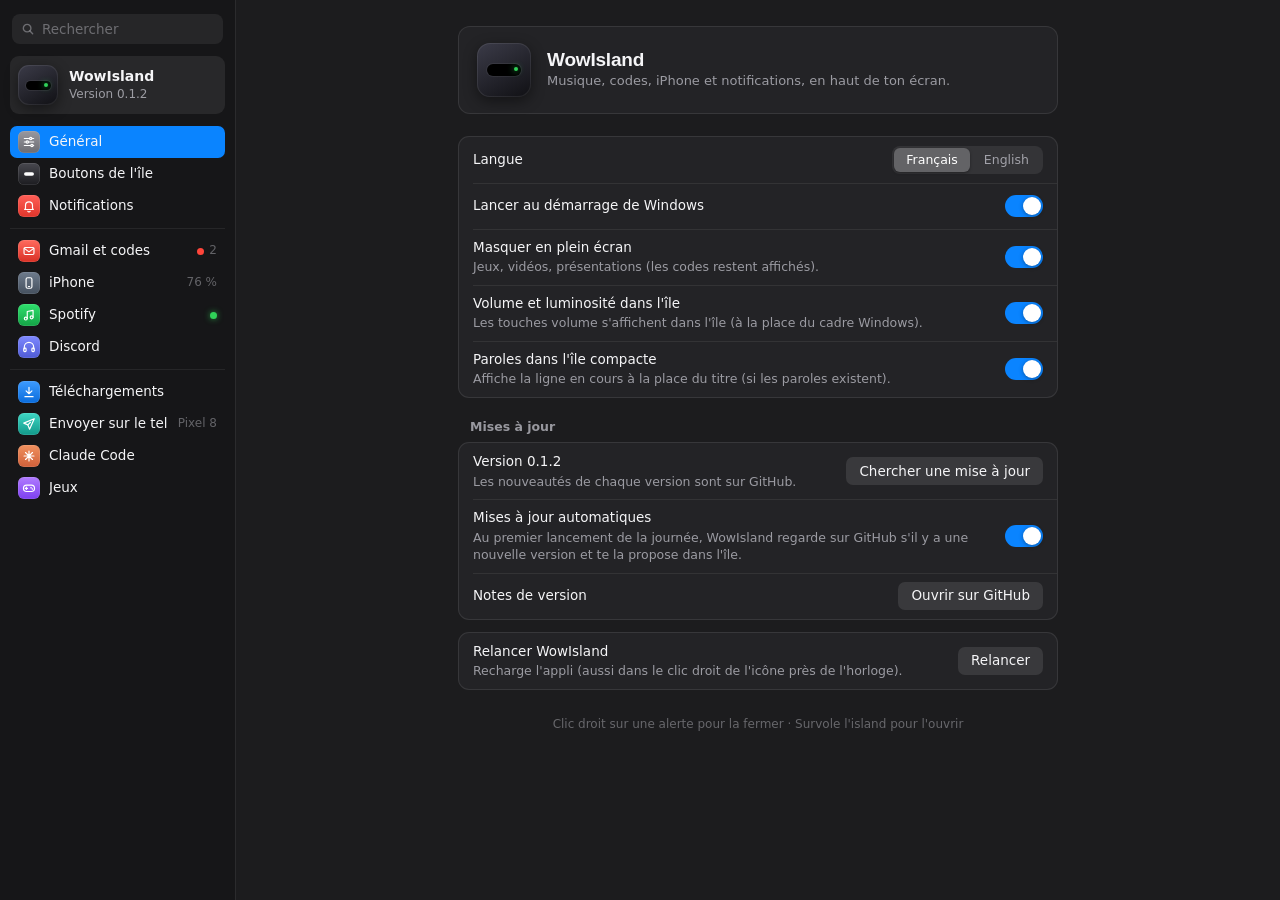
<file: dev/settings-demo.html>
<!doctype html>
<meta charset="utf-8">
<title>Réglages (démo)</title>
<script>
  // Démo des réglages hors de l'appli : simule window.__TAURI__ puis charge ui/settings.html.
  // ?lang=en pour l'anglais.
  const bus = {};
  const emit = (n, p) => (bus[n] || []).forEach((f) => f({ payload: p }));
  const LANG = new URLSearchParams(location.search).get("lang") || "fr";
  try { localStorage.setItem("island-lang", LANG); } catch {}
  const S = {
    accounts: ["alex.martin@gmail.com", "pro.alex@gmail.com"], lang: LANG, auto_copy_otp: true, clear_otp_clipboard: true, show_all_mails: false,
    notif_island_only: false, notif_sound: true, show_pc_notifications: true, hide_in_fullscreen: true, osd: true, lyrics_compact: true,
    autostart: true, update_check: true, show_timer: true, hidden_tools: ["claude"], notif_blocklist: ["Microsoft Edge"], claude_dir: "", yt_cookies: "firefox",
  };
  window.__TAURI__ = {
    core: {
      invoke: async (c, a) => {
        console.log("invoke", c, a);
        switch (c) {
          case "get_ui_config": return { lang: LANG };
          case "get_settings": return JSON.parse(JSON.stringify(S));
          case "save_settings": Object.assign(S, a.s); return;
          case "gmail_status": return [{ account: S.accounts[0], ok: true, message: "Connecté · en attente de mails" }, { account: S.accounts[1], ok: false, message: "Identifiants refusés" }];
          case "update_pending": return { version: "0.1.2", update: null, updated: null };
          case "update_check_now": await new Promise((r) => setTimeout(r, 900)); return null;
          case "iphone_diag": return { service: "running", usb_present: true, apple_devices_installed: true, phone_link_installed: false, phone_link_running: false, phone_link_ever_notified: false, last: { connected: true, name: "iPhone de Alex", battery: 76, charging: true } };
          case "spotify_info": return { redirect_uri: "http://127.0.0.1:8990/callback", client_id: "0123456789abcdef0123456789abcdef", connected: true };
          case "spotify_state": return { device: "PC-BUREAU", volume: 64 };
          case "discord_info": return { redirect_uri: "http://localhost", client_id: "", has_secret: false, linked: false, live: false };
          case "phone_device": return { alias: "Pixel 8", model: "Android", ip: "192.168.1.42" };
          default: return null;
        }
      },
    },
    event: { listen: async (n, f) => { (bus[n] = bus[n] || []).push(f); } },
  };
  fetch("../ui/settings.html").then((r) => r.text()).then((h) => {
    document.open();
    document.write(h.replace("<head>", '<head><base href="/ui/">'));
    document.close();
  });
</script>
</file>
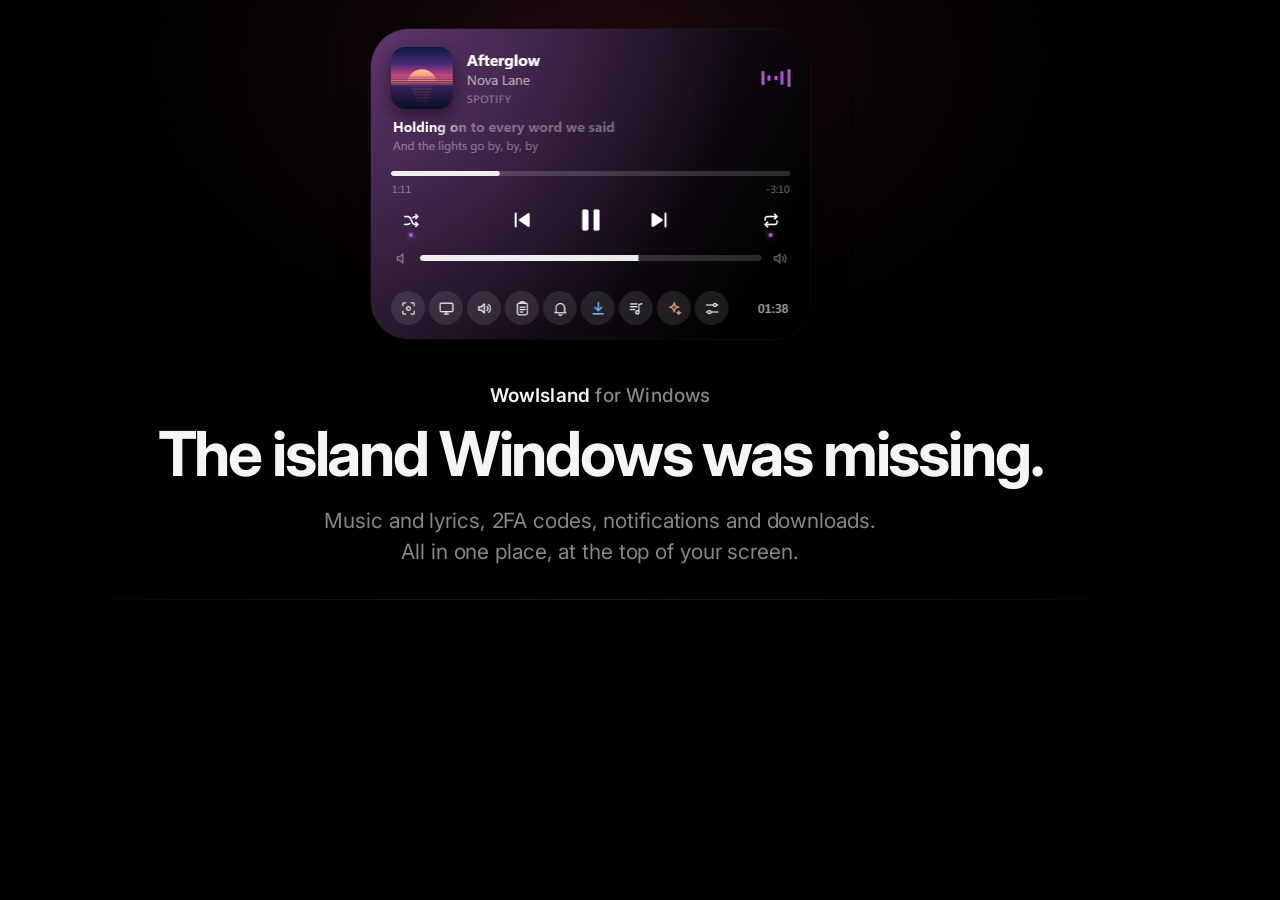
<file: docs/banner.html>
<!doctype html>
<!-- Bannière du README : rendue en PNG par dev/shots.mjs. ?lang=fr pour la version française. -->
<html><head><meta charset="utf-8"><title>WowIsland banner</title>
<link rel="preconnect" href="https://fonts.googleapis.com">
<link href="https://fonts.googleapis.com/css2?family=Inter:opsz,wght@14..32,400;14..32,500;14..32,600;14..32,700&display=block" rel="stylesheet">
<style>
  * { box-sizing: border-box; margin: 0; }
  html, body { width: 1200px; height: 600px; overflow: hidden; background: #000; }
  body {
    font-family: "Inter", "Segoe UI Variable Display", "Segoe UI", system-ui, sans-serif;
    color: #f5f5f7; position: relative; text-align: center;
    -webkit-font-smoothing: antialiased;
  }
  /* lumière très légère venue de l'île, teinte de la pochette */
  .light { position: absolute; left: 50%; top: -260px; width: 1000px; height: 640px; transform: translateX(-50%);
    background: radial-gradient(closest-side, rgba(255, 86, 120, .13), rgba(255, 86, 120, .04) 55%, transparent); }
  .shot { position: absolute; left: 50%; top: 22px; width: 528px; transform: translateX(-50%); }
  .shot img { display: block; width: 100%; }
  .text { position: absolute; left: 0; right: 0; top: 384px; }
  .eyebrow { font-size: 19px; font-weight: 600; letter-spacing: .01em; color: #f5f5f7; }
  .eyebrow span { color: #86868b; font-weight: 500; }
  h1 { margin-top: 14px; font-size: 62px; line-height: 1.05; font-weight: 700; letter-spacing: -0.035em; color: #f5f5f7; }
  p { margin: 20px auto 0; max-width: 760px; font-size: 21px; line-height: 1.45; font-weight: 400; color: #86868b; letter-spacing: -0.005em; }
  .rule { position: absolute; left: 0; right: 0; bottom: 0; height: 1px; background: linear-gradient(90deg, transparent, rgba(255,255,255,.12), transparent); }
</style></head>
<body>
  <div class="light"></div>
  <div class="shot"><img id="p" src="shots/en/player-crop.png" alt=""></div>
  <div class="text">
    <div class="eyebrow">WowIsland <span id="for">for Windows</span></div>
    <h1 id="h">The island Windows was missing.</h1>
    <p id="s">Music and lyrics, 2FA codes, notifications and downloads.<br>All in one place, at the top of your screen.</p>
  </div>
  <div class="rule"></div>
<script>
  if (new URLSearchParams(location.search).get("lang") === "fr") {
    document.documentElement.lang = "fr";
    document.getElementById("for").textContent = "pour Windows";
    document.getElementById("h").textContent = "L’île qui manquait à Windows.";
    document.getElementById("s").innerHTML = "Musique et paroles, codes 2FA, notifications et téléchargements.<br>Tout au même endroit, en haut de l’écran.";
    document.getElementById("p").src = "shots/fr/player-crop.png";
  }
  document.fonts.ready.then(() => { window.__sceneDone = true; });
</script>
</body></html>
</file>
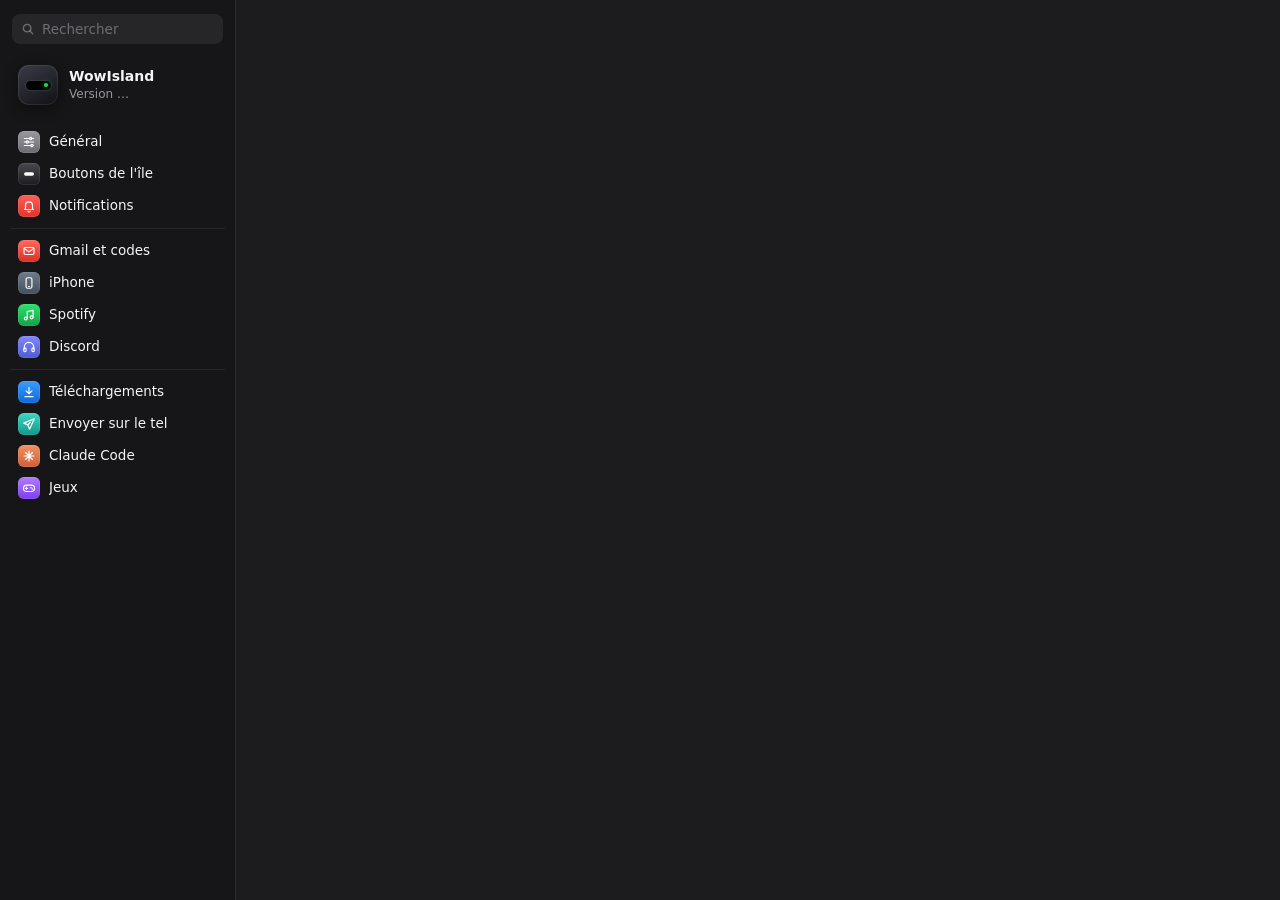
<file: ui/settings.html>
<!doctype html>
<html lang="fr">
<head>
  <meta charset="utf-8" />
  <meta name="viewport" content="width=device-width, initial-scale=1" />
  <title>Réglages</title>
  <style>
    :root {
      --win: #1c1c1e; --side: #161618; --box: #232326; --box2: #2c2c30; --sep: rgba(255,255,255,.07); --line: rgba(255,255,255,.09);
      --fg: #f5f5f7; --fg2: rgba(235,235,245,.6); --fg3: rgba(235,235,245,.36);
      --blue: #0a84ff; --green: #30d158; --red: #ff453a; --orange: #ff9f0a;
      color-scheme: dark;
    }
    * { box-sizing: border-box; margin: 0; padding: 0; }
    html, body { height: 100%; }
    body {
      background: var(--win); color: var(--fg); overflow: hidden;
      font: 13.5px/1.42 "Segoe UI Variable Text", "Segoe UI", system-ui, sans-serif;
      -webkit-font-smoothing: antialiased; user-select: none;
    }
    input, textarea, select, button { font: inherit; color: inherit; }
    button { background: none; border: 0; cursor: pointer; }
    a { color: var(--blue); text-decoration: none; cursor: pointer; }
    a:hover { text-decoration: underline; }
    .hide { display: none !important; }
    ::-webkit-scrollbar { width: 10px; }
    ::-webkit-scrollbar-thumb { background: rgba(255,255,255,.14); border-radius: 5px; border: 3px solid transparent; background-clip: padding-box; }
    ::-webkit-scrollbar-thumb:hover { background-color: rgba(255,255,255,.24); }

    .app { display: grid; grid-template-columns: 236px 1fr; height: 100vh; }

    /* ---------------- barre latérale ---------------- */
    .side { background: var(--side); border-right: 1px solid var(--line); display: flex; flex-direction: column; min-height: 0; }
    .search { position: relative; margin: 14px 12px 8px; }
    .search svg { position: absolute; left: 9px; top: 50%; width: 14px; height: 14px; transform: translateY(-50%); color: var(--fg3); }
    .search #q {
      width: 100%; height: 30px; padding: 0 10px 0 29px; border-radius: 8px; border: 1px solid transparent;
      background: rgba(255,255,255,.07); outline: none; transition: border-color .2s, box-shadow .2s, background .2s;
    }
    .search #q::placeholder { color: var(--fg3); }
    .search #q:focus { background: rgba(255,255,255,.1); border-color: var(--blue); box-shadow: 0 0 0 3px rgba(10,132,255,.25); }
    .side-scroll { flex: 1; overflow-y: auto; padding: 4px 10px 14px; }
    .me { display: flex; align-items: center; gap: 11px; width: 100%; padding: 9px 8px; border-radius: 9px; text-align: left; margin-bottom: 6px; }
    .me:hover { background: rgba(255,255,255,.05); }
    .me.on { background: rgba(255,255,255,.08); }
    .logo { flex: none; width: 40px; height: 40px; border-radius: 11px; background: linear-gradient(150deg, #3b3b48, #101014); display: grid; place-items: center; box-shadow: 0 4px 14px rgba(0,0,0,.45), inset 0 0 0 1px rgba(255,255,255,.08); }
    .logo i { display: block; width: 25px; height: 9px; border-radius: 5px; background: #000; position: relative; box-shadow: 0 0 0 1px rgba(255,255,255,.06); }
    .logo i::after { content: ""; position: absolute; right: 3px; top: 2.5px; width: 4px; height: 4px; border-radius: 50%; background: var(--green); box-shadow: 0 0 6px var(--green); }
    .me-t { font-weight: 650; font-size: 14px; }
    .me-d { color: var(--fg2); font-size: 12px; }
    .me-d b { font-weight: 500; color: var(--blue); }
    .grp { padding: 6px 0; }
    .grp + .grp { border-top: 1px solid var(--sep); }
    .nav { display: flex; align-items: center; gap: 9px; width: 100%; height: 32px; padding: 0 8px; border-radius: 7px; text-align: left; }
    .nav:hover { background: rgba(255,255,255,.05); }
    .nav.on { background: var(--blue); }
    .nav.on .st { color: rgba(255,255,255,.85); }
    .nav .lbl { flex: 1; min-width: 0; white-space: nowrap; overflow: hidden; text-overflow: ellipsis; }
    .st { color: var(--fg3); font-size: 12px; font-variant-numeric: tabular-nums; display: flex; align-items: center; gap: 5px; }
    .st .dot { margin: 0; }
    .ic {
      flex: none; width: 22px; height: 22px; border-radius: 6px; display: grid; place-items: center;
      background: linear-gradient(180deg, var(--c1), var(--c2)); box-shadow: inset 0 0 0 .5px rgba(255,255,255,.18);
    }
    .ic svg { width: 14px; height: 14px; fill: none; stroke: #fff; stroke-width: 2; stroke-linecap: round; stroke-linejoin: round; }
    .ic.big { width: 54px; height: 54px; border-radius: 13px; box-shadow: 0 6px 18px rgba(0,0,0,.35), inset 0 0 0 .5px rgba(255,255,255,.2); }
    .ic.big svg { width: 30px; height: 30px; stroke-width: 1.8; }

    /* ---------------- contenu ---------------- */
    main { overflow-y: auto; min-height: 0; scroll-behavior: smooth; }
    .page { max-width: 660px; margin: 0 auto; padding: 26px 30px 40px; animation: pagein .35s cubic-bezier(.22,1,.36,1) both; }
    .page:not(.on) { display: none; }
    @keyframes pagein { from { opacity: 0; transform: translateY(6px); } to { opacity: 1; transform: none; } }
    .hero { display: flex; align-items: center; gap: 16px; padding: 16px 18px; margin-bottom: 22px; background: var(--box); border: 1px solid var(--line); border-radius: 12px; }
    .hero h1 { font: 650 19px "Segoe UI Variable Display", "Segoe UI", sans-serif; letter-spacing: -.01em; }
    .hero p { color: var(--fg2); font-size: 13px; margin-top: 1px; }
    .gh { font-size: 12.5px; font-weight: 600; color: var(--fg2); margin: 20px 12px 7px; }
    .gh:first-of-type { margin-top: 0; }
    .box { background: var(--box); border: 1px solid var(--line); border-radius: 11px; overflow: hidden; }
    .box + .box { margin-top: 12px; }
    .row { display: flex; align-items: center; justify-content: space-between; gap: 16px; min-height: 46px; padding: 9px 14px; position: relative; }
    .row + .row::before, .box > * + .row::before, .box > * + .how::before, .row + .form::before, .form + .row::before, .how + .row::before {
      content: ""; position: absolute; top: 0; left: 14px; right: 0; height: 1px; background: var(--sep);
    }
    .row > div:first-child { min-width: 0; }
    .row .t { font-weight: 500; }
    .row .d { color: var(--fg2); font-size: 12.5px; margin-top: 1px; }
    .row.col { display: block; }
    .row .end { display: flex; align-items: center; gap: 8px; flex: none; }
    .row.flash { animation: flash 1.6s ease; }
    @keyframes flash { 0%, 40% { background: rgba(10,132,255,.22); } 100% { background: transparent; } }
    .note { color: var(--fg3); font-size: 12px; margin: 8px 14px 0; }
    .tip { text-align: center; color: var(--fg3); font-size: 12px; margin-top: 26px; }

    .acc { display: flex; align-items: center; gap: 12px; min-width: 0; }
    .acc > div:last-child { min-width: 0; }
    .acc .t { white-space: nowrap; overflow: hidden; text-overflow: ellipsis; }
    .av { flex: none; width: 32px; height: 32px; border-radius: 50%; background: linear-gradient(145deg,#ea4335,#fbbc05); display: grid; place-items: center; font-weight: 700; font-size: 14px; color: #fff; }
    .dot { width: 7px; height: 7px; border-radius: 50%; background: var(--fg3); display: inline-block; margin-right: 6px; vertical-align: 1px; }
    .dot.ok { background: var(--green); box-shadow: 0 0 6px rgba(48,209,88,.7); }
    .dot.err { background: var(--red); }
    .empty { padding: 13px 14px; color: var(--fg3); }
    .addrow { display: flex; align-items: center; gap: 12px; width: 100%; min-height: 46px; padding: 8px 14px; color: var(--blue); font-weight: 500; position: relative; text-align: left; }
    .addrow::before { content: ""; position: absolute; top: 0; left: 14px; right: 0; height: 1px; background: var(--sep); }
    .addrow:hover { background: rgba(255,255,255,.03); }
    .addrow .plus { width: 32px; height: 32px; border-radius: 50%; display: grid; place-items: center; font-size: 19px; background: rgba(10,132,255,.14); }

    input[type=email], input[type=password], input[type=text], textarea {
      width: 100%; background: var(--box2); border: 1px solid var(--line); border-radius: 8px; padding: 8px 11px; outline: none; user-select: text;
      transition: border-color .2s, box-shadow .2s;
    }
    input::placeholder, textarea::placeholder { color: var(--fg3); }
    input:focus, textarea:focus { border-color: var(--blue); box-shadow: 0 0 0 3px rgba(10,132,255,.25); }
    textarea { resize: vertical; min-height: 70px; margin-top: 8px; }
    .form { padding: 12px 14px; display: grid; gap: 8px; position: relative; }
    .form .line { display: flex; gap: 8px; align-items: center; }
    select { background: var(--box2); border: 1px solid var(--line); border-radius: 8px; padding: 5px 9px; outline: none; cursor: pointer; }
    select:focus { border-color: var(--blue); box-shadow: 0 0 0 3px rgba(10,132,255,.25); }

    .btn { height: 28px; padding: 0 13px; border-radius: 7px; font-weight: 500; white-space: nowrap; transition: filter .2s, transform .12s, background .2s; background: rgba(255,255,255,.1); }
    .btn:hover { background: rgba(255,255,255,.15); }
    .btn:active { transform: scale(.97); }
    .btn.primary { background: var(--blue); color: #fff; }
    .btn.primary:hover { filter: brightness(1.12); }
    .btn.danger { color: var(--red); background: rgba(255,69,58,.12); }
    .btn.danger:hover { background: rgba(255,69,58,.2); }
    .btn:disabled { opacity: .5; cursor: progress; }
    .msg { font-size: 12.5px; color: var(--fg2); }
    .msg.err { color: var(--red); } .msg.ok { color: var(--green); }

    .sw { position: relative; flex: none; width: 38px; height: 22px; }
    .sw input { position: absolute; opacity: 0; inset: 0; cursor: pointer; z-index: 1; margin: 0; }
    .sw span { position: absolute; inset: 0; border-radius: 11px; background: rgba(255,255,255,.16); transition: background .25s; }
    .sw span::after { content: ""; position: absolute; left: 2px; top: 2px; width: 18px; height: 18px; border-radius: 50%; background: #fff; box-shadow: 0 1px 4px rgba(0,0,0,.35); transition: transform .3s cubic-bezier(.22,1,.36,1); }
    .sw input:checked + span { background: var(--blue); }
    .sw input:checked + span::after { transform: translateX(16px); }
    .sw input:disabled { cursor: default; }
    .sw input:disabled + span { opacity: .5; }

    .seg { display: flex; padding: 2px; gap: 2px; border-radius: 8px; background: rgba(255,255,255,.08); }
    .seg button { height: 24px; padding: 0 12px; border-radius: 6px; color: var(--fg2); font-weight: 500; font-size: 12.5px; }
    .seg button.on { background: #636366; color: #fff; box-shadow: 0 1px 3px rgba(0,0,0,.35); }

    .tag { font-size: 12px; font-weight: 500; padding: 2px 9px; border-radius: 10px; background: rgba(255,255,255,.08); color: var(--fg2); white-space: nowrap; }
    .tag.ok { background: rgba(48,209,88,.15); color: var(--green); }
    .tag.err { background: rgba(255,69,58,.15); color: var(--red); }
    code { background: var(--box2); padding: 1px 6px; border-radius: 5px; font: 12px Consolas, monospace; color: var(--fg); user-select: all; }

    /* « Comment faire ? » repliable */
    .how { position: relative; }
    .how summary { list-style: none; display: flex; align-items: center; gap: 8px; min-height: 42px; padding: 0 14px; color: var(--blue); font-weight: 500; cursor: pointer; }
    .how summary::-webkit-details-marker { display: none; }
    .how summary::after { content: ""; width: 7px; height: 7px; border-right: 1.6px solid currentColor; border-bottom: 1.6px solid currentColor; transform: rotate(-45deg); margin-left: auto; transition: transform .25s; }
    .how[open] summary::after { transform: rotate(45deg); }
    .how summary:hover { background: rgba(255,255,255,.03); }
    .how ol { padding: 0 16px 14px 34px; display: grid; gap: 6px; color: var(--fg2); font-size: 12.5px; user-select: text; }
    .how ol b { color: var(--fg); font-weight: 600; }
    .warn { display: flex; gap: 10px; margin-top: 12px; padding: 10px 12px; border-radius: 10px; background: rgba(255,159,10,.08); border: 1px solid rgba(255,159,10,.25); color: #ffd28a; font-size: 12.5px; }
    .warn::before { content: "!"; flex: none; width: 18px; height: 18px; border-radius: 50%; background: var(--orange); color: #000; font-weight: 800; font-size: 12px; display: grid; place-items: center; margin-top: 1px; }

    /* résultats de recherche */
    .res { display: flex; align-items: center; gap: 12px; width: 100%; min-height: 46px; padding: 7px 14px; text-align: left; position: relative; }
    .res + .res::before { content: ""; position: absolute; top: 0; left: 48px; right: 0; height: 1px; background: var(--sep); }
    .res:hover { background: rgba(255,255,255,.04); }
    .res .t { font-weight: 500; }
    .res .d { color: var(--fg2); font-size: 12px; }
  </style>
</head>
<body>
<div class="app">
  <aside class="side">
    <div class="search">
      <svg viewBox="0 0 24 24" fill="none" stroke="currentColor" stroke-width="2.4" stroke-linecap="round"><circle cx="10.5" cy="10.5" r="6.5"/><path d="m20 20-4.6-4.6"/></svg>
      <input type="text" id="q" placeholder="Rechercher" autocomplete="off" spellcheck="false" />
    </div>
    <div class="side-scroll">
      <button class="me" data-go="general">
        <div class="logo"><i></i></div>
        <div><div class="me-t">WowIsland</div><div class="me-d">Version <span id="side-ver">…</span> <b id="side-upd" class="hide">· mise à jour</b></div></div>
      </button>
      <nav id="nav">
        <div class="grp">
          <button class="nav" data-go="general"><span class="ic" style="--c1:#98989f;--c2:#6c6c72"><svg viewBox="0 0 24 24"><path d="M4 6h9M17 6h3M4 12h3M11 12h9M4 18h11M19 18h1"/><circle cx="15" cy="6" r="2"/><circle cx="9" cy="12" r="2"/><circle cx="17" cy="18" r="2"/></svg></span><span class="lbl">Général</span><span class="st" id="st-general"></span></button>
          <button class="nav" data-go="island"><span class="ic" style="--c1:#48484f;--c2:#1c1c20"><svg viewBox="0 0 24 24"><rect x="3.5" y="9" width="17" height="6" rx="3" fill="#fff" stroke="none"/></svg></span><span class="lbl">Boutons de l'île</span></button>
          <button class="nav" data-go="notifs"><span class="ic" style="--c1:#ff5f57;--c2:#e0352b"><svg viewBox="0 0 24 24"><path d="M6 16v-5a6 6 0 0 1 12 0v5l1.5 2h-15z"/><path d="M10 21a2.2 2.2 0 0 0 4 0"/></svg></span><span class="lbl">Notifications</span></button>
        </div>
        <div class="grp">
          <button class="nav" data-go="gmail"><span class="ic" style="--c1:#ff6b5e;--c2:#d93025"><svg viewBox="0 0 24 24"><rect x="3.5" y="6" width="17" height="12" rx="2"/><path d="m4 7.5 8 6 8-6"/></svg></span><span class="lbl">Gmail et codes</span><span class="st" id="st-gmail"></span></button>
          <button class="nav" data-go="iphone"><span class="ic" style="--c1:#6e7b8c;--c2:#45505e"><svg viewBox="0 0 24 24"><rect x="7" y="3" width="10" height="18" rx="2.6"/><path d="M11 18h2"/></svg></span><span class="lbl">iPhone</span><span class="st" id="st-iphone"></span></button>
          <button class="nav" data-go="spotify"><span class="ic" style="--c1:#2fe06d;--c2:#14a346"><svg viewBox="0 0 24 24"><path d="M9 18V6l10-2v12"/><circle cx="6.5" cy="18" r="2.5"/><circle cx="16.5" cy="16" r="2.5"/></svg></span><span class="lbl">Spotify</span><span class="st" id="st-spotify"></span></button>
          <button class="nav" data-go="discord"><span class="ic" style="--c1:#7f89ff;--c2:#4f5bd5"><svg viewBox="0 0 24 24"><path d="M4 15v-3a8 8 0 0 1 16 0v3"/><rect x="3" y="14" width="4" height="6" rx="1.5"/><rect x="17" y="14" width="4" height="6" rx="1.5"/></svg></span><span class="lbl">Discord</span><span class="st" id="st-discord"></span></button>
        </div>
        <div class="grp">
          <button class="nav" data-go="downloads"><span class="ic" style="--c1:#3d9bff;--c2:#0a6cdc"><svg viewBox="0 0 24 24"><path d="M12 4v11M7 10l5 5 5-5M5 20h14"/></svg></span><span class="lbl">Téléchargements</span></button>
          <button class="nav" data-go="phone"><span class="ic" style="--c1:#3ed6c4;--c2:#12998a"><svg viewBox="0 0 24 24"><path d="M21 3 3 10.5l7 3 3 7.5z"/><path d="m10 13.5 4.5-4.5"/></svg></span><span class="lbl">Envoyer sur le tel</span><span class="st" id="st-phone"></span></button>
          <button class="nav" data-go="claude"><span class="ic" style="--c1:#f0915f;--c2:#d0603a"><svg viewBox="0 0 24 24"><path d="M12 3.5v17M3.5 12h17M6 6l12 12M18 6 6 18"/></svg></span><span class="lbl">Claude Code</span></button>
          <button class="nav" data-go="games"><span class="ic" style="--c1:#b17cff;--c2:#7d3ff0"><svg viewBox="0 0 24 24"><rect x="2.5" y="7" width="19" height="11" rx="5.5"/><path d="M7.5 10.5v4M5.5 12.5h4"/><path d="M15.5 11.5h.01M17.8 13.8h.01" stroke-width="2.8"/></svg></span><span class="lbl">Jeux</span></button>
        </div>
      </nav>
    </div>
  </aside>

  <main id="main">
    <!-- ======================= Général ======================= -->
    <section class="page" data-page="general">
      <div class="hero"><div class="logo" style="width:54px;height:54px;border-radius:13px"><i style="width:34px;height:12px;border-radius:6px"></i></div><div><h1>WowIsland</h1><p>Musique, codes, iPhone et notifications, en haut de ton écran.</p></div></div>
      <div class="box">
        <div class="row"><div><div class="t">Langue</div></div><div class="seg" id="lang" data-noi18n><button data-lang="fr">Français</button><button data-lang="en">English</button></div></div>
        <div class="row"><div><div class="t">Lancer au démarrage de Windows</div></div><label class="sw"><input type="checkbox" data-k="autostart"><span></span></label></div>
        <div class="row"><div><div class="t">Masquer en plein écran</div><div class="d">Jeux, vidéos, présentations (les codes restent affichés).</div></div><label class="sw"><input type="checkbox" data-k="hide_in_fullscreen"><span></span></label></div>
        <div class="row"><div><div class="t">Volume et luminosité dans l'île</div><div class="d">Les touches volume s'affichent dans l'île (à la place du cadre Windows).</div></div><label class="sw"><input type="checkbox" data-k="osd"><span></span></label></div>
        <div class="row"><div><div class="t">Paroles dans l'île compacte</div><div class="d">Affiche la ligne en cours à la place du titre (si les paroles existent).</div></div><label class="sw"><input type="checkbox" data-k="lyrics_compact"><span></span></label></div>
      </div>
      <div class="gh">Mises à jour</div>
      <div class="box">
        <div class="row"><div><div class="t">Version <span id="app-ver">…</span></div><div class="d" id="upd-msg">Les nouveautés de chaque version sont sur GitHub.</div></div><div class="end"><button class="btn" id="upd-check">Chercher une mise à jour</button></div></div>
        <div class="row"><div><div class="t">Mises à jour automatiques</div><div class="d">Au premier lancement de la journée, WowIsland regarde sur GitHub s'il y a une nouvelle version et te la propose dans l'île.</div></div><label class="sw"><input type="checkbox" data-k="update_check"><span></span></label></div>
        <div class="row"><div><div class="t">Notes de version</div></div><div class="end"><button class="btn" data-url="https://github.com/Belius303/wowisland/releases">Ouvrir sur GitHub</button></div></div>
      </div>
      <div class="box">
        <div class="row"><div><div class="t">Relancer WowIsland</div><div class="d">Recharge l'appli (aussi dans le clic droit de l'icône près de l'horloge).</div></div><div class="end"><button class="btn" id="restart">Relancer</button></div></div>
      </div>
      <div class="tip">Clic droit sur une alerte pour la fermer · Survole l'island pour l'ouvrir</div>
    </section>

    <!-- ======================= Boutons de l'île ======================= -->
    <section class="page" data-page="island">
      <div class="hero"><span class="ic big" style="--c1:#48484f;--c2:#1c1c20"><svg viewBox="0 0 24 24"><rect x="3.5" y="9" width="17" height="6" rx="3" fill="#fff" stroke="none"/></svg></span><div><h1>Boutons de l'île</h1><p>Les outils affichés quand tu survoles l'île.</p></div></div>
      <div class="box">
        <div class="row"><div><div class="t">Capturer une zone</div></div><label class="sw"><input type="checkbox" data-tool-k="region"><span></span></label></div>
        <div class="row"><div><div class="t">Capturer l'écran</div></div><label class="sw"><input type="checkbox" data-tool-k="full"><span></span></label></div>
        <div class="row"><div><div class="t">Minuteur</div></div><label class="sw"><input type="checkbox" data-k="show_timer"><span></span></label></div>
        <div class="row"><div><div class="t">Volume</div><div class="d">Volume des sorties et de chaque appli.</div></div><label class="sw"><input type="checkbox" data-tool-k="volume"><span></span></label></div>
        <div class="row"><div><div class="t">Presse-papiers</div></div><label class="sw"><input type="checkbox" data-tool-k="clip"><span></span></label></div>
        <div class="row"><div><div class="t">Notifications</div></div><label class="sw"><input type="checkbox" data-tool-k="notifs"><span></span></label></div>
        <div class="row"><div><div class="t">Télécharger</div><div class="d">Vidéos et musiques depuis un lien.</div></div><label class="sw"><input type="checkbox" data-tool-k="grab"><span></span></label></div>
        <div class="row"><div><div class="t">Ma musique</div><div class="d">Le lecteur de tes MP3 (dossier Musique\Spotify (Île) et Téléchargements\Île).</div></div><label class="sw"><input type="checkbox" data-tool-k="music"><span></span></label></div>
        <div class="row"><div><div class="t">Claude Code</div></div><label class="sw"><input type="checkbox" data-tool-k="claude"><span></span></label></div>
        <div class="row"><div><div class="t">Réglages</div><div class="d">Toujours affiché (sinon tu ne pourrais plus revenir ici depuis l'île).</div></div><label class="sw"><input type="checkbox" checked disabled><span></span></label></div>
      </div>
    </section>

    <!-- ======================= Notifications ======================= -->
    <section class="page" data-page="notifs">
      <div class="hero"><span class="ic big" style="--c1:#ff5f57;--c2:#e0352b"><svg viewBox="0 0 24 24"><path d="M6 16v-5a6 6 0 0 1 12 0v5l1.5 2h-15z"/><path d="M10 21a2.2 2.2 0 0 0 4 0"/></svg></span><div><h1>Notifications</h1><p>Les notifications du PC et de l'iPhone, dans l'île.</p></div></div>
      <div class="box">
        <div class="row"><div><div class="t">Notifications du PC</div><div class="d">Discord, WhatsApp, Teams… Celles de l'iPhone passent par <a data-go="iphone">Mobile connecté</a>.</div></div><label class="sw"><input type="checkbox" data-k="show_pc_notifications"><span></span></label></div>
        <div class="row"><div><div class="t">Notifications seulement dans l'île</div><div class="d">Décoche « bannières » et « centre de notifications » de Windows pour toutes les applis (remis comme avant si tu désactives). Effet complet au prochain démarrage du PC.</div></div><label class="sw"><input type="checkbox" data-k="notif_island_only"><span></span></label></div>
        <div class="row"><div><div class="t">Son de notification doux</div><div class="d">Remplace le son de notification de Windows par un carillon. <a href="#" id="notif-preview">Écouter</a></div></div><label class="sw"><input type="checkbox" data-k="notif_sound"><span></span></label></div>
        <div class="row"><div><div class="t">Accès aux notifications Windows</div><div class="d">À autoriser si les notifs n'apparaissent pas.</div></div><div class="end"><button class="btn" id="notifset">Ouvrir</button></div></div>
      </div>
      <div class="gh">Applis ignorées</div>
      <div class="box">
        <div class="row col"><textarea id="block" placeholder="Une appli par ligne, ex. : Microsoft Edge" style="margin:0"></textarea></div>
      </div>
    </section>

    <!-- ======================= Gmail ======================= -->
    <section class="page" data-page="gmail">
      <div class="hero"><span class="ic big" style="--c1:#ff6b5e;--c2:#d93025"><svg viewBox="0 0 24 24"><rect x="3.5" y="6" width="17" height="12" rx="2"/><path d="m4 7.5 8 6 8-6"/></svg></span><div><h1>Gmail et codes</h1><p>Les codes de vérification arrivent dans l'île, déjà copiés.</p></div></div>
      <div class="gh">Comptes Gmail<span id="acc-count"></span></div>
      <div class="box">
        <div id="accounts"></div>
        <button class="addrow hide" id="addrow"><span class="plus">+</span>Ajouter un autre compte Gmail</button>
        <div class="form" id="form">
          <input type="email" id="email" placeholder="adresse@gmail.com" autocomplete="off" />
          <input type="password" id="pass" placeholder="Mot de passe d'application (16 lettres)" autocomplete="off" />
          <div class="line">
            <button class="btn primary" id="add">Connecter</button>
            <button class="btn hide" id="cancel">Annuler</button>
            <div class="msg" id="msg"></div>
          </div>
        </div>
        <details class="how">
          <summary>Comment ajouter un compte ?</summary>
          <ol>
            <li>Active la <a data-url="https://myaccount.google.com/signinoptions/twosv">validation en deux étapes</a> sur ton compte Google.</li>
            <li>Crée un <a data-url="https://myaccount.google.com/apppasswords">mot de passe d'application</a> (nom : « WowIsland »).</li>
            <li>Colle-le ici. Il est chiffré avec ta session Windows (DPAPI), jamais stocké en clair.</li>
            <li>Ajoute autant de comptes que tu veux : chacun a son propre mot de passe d'application.</li>
          </ol>
        </details>
      </div>
      <div class="gh">Codes de vérification</div>
      <div class="box">
        <div class="row"><div><div class="t">Copier automatiquement le code</div><div class="d">Le code apparaît dans l'island et il est déjà dans ton presse-papiers : tu n'as plus qu'à coller.</div></div><label class="sw"><input type="checkbox" data-k="auto_copy_otp"><span></span></label></div>
        <div class="row"><div><div class="t">Effacer le code après 90 s</div><div class="d">Vide le presse-papiers s'il contient encore le code.</div></div><label class="sw"><input type="checkbox" data-k="clear_otp_clipboard"><span></span></label></div>
        <div class="row"><div><div class="t">Afficher tous les nouveaux mails</div><div class="d">Pas seulement ceux qui contiennent un code.</div></div><label class="sw"><input type="checkbox" data-k="show_all_mails"><span></span></label></div>
      </div>
    </section>

    <!-- ======================= iPhone ======================= -->
    <section class="page" data-page="iphone">
      <div class="hero"><span class="ic big" style="--c1:#6e7b8c;--c2:#45505e"><svg viewBox="0 0 24 24"><rect x="7" y="3" width="10" height="18" rx="2.6"/><path d="M11 18h2"/></svg></span><div><h1>iPhone</h1><p>Batterie en USB, et notifications avec Mobile connecté.</p></div></div>
      <div class="box">
        <div class="row"><div><div class="t">État</div><div class="d" id="d-state">…</div></div><div class="end"><div class="msg" id="d-msg"></div></div></div>
      </div>
      <div class="gh">Notifications</div>
      <div class="box">
        <div class="row"><div><div class="t">Mobile connecté</div><div class="d">L'appli de Microsoft qui relaie les notifications de l'iPhone. Elle doit tourner en arrière-plan.</div></div><div class="end"><span id="d-link" class="tag">…</span><button class="btn primary hide" id="get-link" data-url="ms-windows-store://pdp/?productid=9NMPJ99VJBWV">Télécharger</button><button class="btn primary hide" id="open-link">Ouvrir</button></div></div>
      </div>
      <div class="gh">Batterie</div>
      <div class="box">
        <div class="row"><div><div class="t">Appareils Apple</div><div class="d">L'appli d'Apple qui donne accès à l'iPhone en USB.</div></div><div class="end"><span id="d-apple" class="tag">…</span><button class="btn primary hide" id="get-apple" data-url="ms-windows-store://pdp/?productid=9NP83LWLPZ9K">Télécharger</button></div></div>
        <div class="row"><div><div class="t">Connexion USB Apple</div><div class="d">Service usbmuxd</div></div><div class="end"><span id="d-service" class="tag">…</span><button class="btn primary hide" id="repair">Réparer le service (admin)</button></div></div>
        <div class="row"><div><div class="t">iPhone branché en USB</div></div><div class="end"><span id="d-usb" class="tag">…</span></div></div>
      </div>
      <div class="box">
        <details class="how">
          <summary>Comment configurer ?</summary>
          <ol>
            <li><b>Batterie :</b> installe <a data-url="ms-windows-store://pdp/?productid=9NP83LWLPZ9K">Appareils Apple</a> (Microsoft Store), branche l'iPhone en USB et appuie sur « Faire confiance ».</li>
            <li><b>Notifications :</b> installe <a data-url="ms-windows-store://pdp/?productid=9NMPJ99VJBWV">Mobile connecté</a> (Microsoft Store), ouvre-le et associe l'iPhone (QR code + appli « Lien avec Windows » sur l'iPhone). Dans ses réglages, laisse « Démarrer à l'ouverture de session » activé.</li>
            <li>Sur l'iPhone : <i>Réglages → Bluetooth → ton PC → (i)</i>, active <b>Afficher les notifications</b> et <b>Partager les notifications système</b>. iPhone verrouillé ou non, ça marche pareil.</li>
            <li><b>N'afficher que l'île :</b> dans <a data-url="ms-settings:notifications">Paramètres → Système → Notifications</a>, ouvre <b>Mobile connecté</b> et décoche seulement <b>Afficher les bannières de notification</b>. Laisse les notifications activées : c'est là que l'île les lit.</li>
          </ol>
        </details>
      </div>
    </section>

    <!-- ======================= Spotify ======================= -->
    <section class="page" data-page="spotify">
      <div class="hero"><span class="ic big" style="--c1:#2fe06d;--c2:#14a346"><svg viewBox="0 0 24 24"><path d="M9 18V6l10-2v12"/><circle cx="6.5" cy="18" r="2.5"/><circle cx="16.5" cy="16" r="2.5"/></svg></span><div><h1>Spotify</h1><p>Optionnel : règle le volume de Spotify depuis l'île. La musique s'affiche même sans.</p></div></div>
      <div class="box">
        <div class="row">
          <div class="acc"><div class="av" style="background:linear-gradient(145deg,#1ed760,#0f7a37)">♪</div><div><div class="t">Volume de Spotify dans l'île</div><div class="d"><span class="dot" id="sp-dot"></span><span id="sp-state">…</span></div></div></div>
          <button class="btn danger hide" id="sp-off">Déconnecter</button>
        </div>
        <div class="form" id="sp-form">
          <input type="text" id="sp-id" placeholder="Client ID de ton appli Spotify (32 caractères)" autocomplete="off" spellcheck="false" />
          <div class="line"><button class="btn primary" id="sp-connect">Connecter Spotify</button><div class="msg" id="sp-msg"></div></div>
        </div>
        <details class="how">
          <summary>Comment connecter Spotify ?</summary>
          <ol>
            <li>Ouvre le <a data-url="https://developer.spotify.com/dashboard">tableau de bord Spotify Developer</a>, connecte-toi et crée une appli (<b>Create app</b>, n'importe quel nom, coche <b>Web API</b>). Si tu en as déjà une (pour Spotifast par exemple), réutilise-la.</li>
            <li>Dans <b>Settings → Redirect URIs</b>, ajoute <code id="sp-redirect">http://127.0.0.1:8990/callback</code> et enregistre.</li>
            <li>Copie son <b>Client ID</b> ici puis clique sur « Connecter Spotify » et accepte dans le navigateur.</li>
            <li>Le curseur sous la musique règle alors le volume <b>dans Spotify</b> (comme son propre curseur), pas celui de Windows. Seul un jeton de renouvellement est gardé, chiffré avec ta session Windows.</li>
          </ol>
        </details>
      </div>
    </section>

    <!-- ======================= Discord ======================= -->
    <section class="page" data-page="discord">
      <div class="hero"><span class="ic big" style="--c1:#7f89ff;--c2:#4f5bd5"><svg viewBox="0 0 24 24"><path d="M4 15v-3a8 8 0 0 1 16 0v3"/><rect x="3" y="14" width="4" height="6" rx="1.5"/><rect x="17" y="14" width="4" height="6" rx="1.5"/></svg></span><div><h1>Discord</h1><p>Ton salon vocal dans l'île. Il faut une appli développeur Discord à toi (gratuit, 2 minutes).</p></div></div>
      <div class="box">
        <div class="row">
          <div class="acc"><div class="av" style="background:linear-gradient(145deg,#7c86ff,#4752c4)"><svg viewBox="0 0 24 24" width="17" height="17" fill="none" stroke="#fff" stroke-width="2.2" stroke-linecap="round"><path d="M4.5 10v4M8.5 7v10M12.5 4.5v15M16.5 8v8M20.5 10.5v3"/></svg></div><div><div class="t">Salon vocal dans l'île</div><div class="d"><span class="dot" id="dc-dot"></span><span id="dc-state">…</span></div></div></div>
          <button class="btn danger hide" id="dc-off">Déconnecter</button>
        </div>
        <div class="form" id="dc-form">
          <input type="text" id="dc-id" placeholder="Client ID (Application ID) de ton appli Discord" autocomplete="off" spellcheck="false" />
          <input type="password" id="dc-secret" placeholder="Client Secret" autocomplete="off" spellcheck="false" />
          <div class="line"><button class="btn primary" id="dc-connect">Connecter Discord</button><div class="msg" id="dc-msg"></div></div>
        </div>
        <details class="how">
          <summary>Comment connecter Discord ?</summary>
          <ol>
            <li>Ouvre le <a data-url="https://discord.com/developers/applications">portail développeur Discord</a>, clique sur <b>New Application</b> (n'importe quel nom) ou ouvre une appli existante.</li>
            <li>Dans <b>OAuth2 → Redirects</b>, ajoute <code id="dc-redirect">http://localhost</code> et enregistre.</li>
            <li>Copie le <b>Client ID</b> et le <b>Client Secret</b> (OAuth2) ici, garde l'appli Discord ouverte sur le PC, puis clique sur « Connecter Discord » et accepte la fenêtre <b>Autoriser</b> qui s'affiche dans Discord.</li>
            <li>Ensuite l'île montre ton salon vocal (serveur, groupe ou appel privé) : qui est là, qui parle, et des boutons pour couper le micro, le son, ou quitter. Le secret et le jeton sont chiffrés avec ta session Windows.</li>
          </ol>
        </details>
      </div>
    </section>

    <!-- ======================= Téléchargements ======================= -->
    <section class="page" data-page="downloads">
      <div class="hero"><span class="ic big" style="--c1:#3d9bff;--c2:#0a6cdc"><svg viewBox="0 0 24 24"><path d="M12 4v11M7 10l5 5 5-5M5 20h14"/></svg></span><div><h1>Téléchargements</h1><p>Vidéos, musique, GIF et transcriptions depuis un lien.</p></div></div>
      <div class="box">
        <div class="row">
          <div><div class="t">Cookies du navigateur</div><div class="d">Si YouTube demande de prouver que tu n'es pas un robot : le téléchargeur se présente avec ta session de ce navigateur (sois connecté à YouTube dedans). Les cookies sont lus sur ton PC au moment du téléchargement, jamais copiés ni envoyés ailleurs. Firefox et Zen marchent le mieux : Chrome, Edge et Brave bloquent souvent la lecture.</div></div>
          <select id="yt-cookies">
            <option value="">Désactivé</option>
            <option value="firefox">Firefox</option>
            <option value="zen">Zen</option>
            <option value="chrome">Chrome</option>
            <option value="edge">Edge</option>
            <option value="brave">Brave</option>
            <option value="opera">Opera</option>
            <option value="vivaldi">Vivaldi</option>
          </select>
        </div>
        <details class="how">
          <summary>Comment ça marche ?</summary>
          <ol>
            <li>Bouton <b>Télécharger</b> de l'île : colle un lien (YouTube, TikTok, Instagram, X, Reddit, Twitch… et des centaines d'autres sites). Si tu viens de copier un lien, l'île le propose toute seule.</li>
            <li>Choisis <b>Vidéo</b> (qualité), <b>MP3</b>, <b>GIF</b> ou <b>Texte</b> (transcription), et éventuellement un <b>extrait</b>. Pour un mix YouTube, choisis le nombre de titres : ceux déjà dans Ma musique sont sautés.</li>
            <li>La première fois, l'île installe les outils nécessaires depuis leurs pages officielles (yt-dlp, ffmpeg, Deno, environ 150 Mo) puis les met à jour toute seule.</li>
            <li>Les fichiers vont dans <code>Téléchargements\Île</code>. Liens Spotify / Deezer : chaque titre est retrouvé sur YouTube et enregistré en MP3 avec sa pochette. Les contenus protégés (Netflix, Disney+…) sont impossibles.</li>
            <li>Sur chaque téléchargement : <b>Ma musique</b> (le lecteur de l'île), <b>Spotify</b> (dossier des fichiers locaux), <b>📱</b> (envoi sur le tel).</li>
          </ol>
        </details>
      </div>
      <div class="warn">Ne télécharge que ce que tu as le droit de télécharger : tes propres contenus, ceux sous licence libre ou ceux que l'auteur permet de télécharger.</div>
    </section>

    <!-- ======================= LocalSend ======================= -->
    <section class="page" data-page="phone">
      <div class="hero"><span class="ic big" style="--c1:#3ed6c4;--c2:#12998a"><svg viewBox="0 0 24 24"><path d="M21 3 3 10.5l7 3 3 7.5z"/><path d="m10 13.5 4.5-4.5"/></svg></span><div><h1>Envoyer sur le tel</h1><p>Tes téléchargements sur ton téléphone avec LocalSend, en Wi-Fi.</p></div></div>
      <div class="box">
        <div class="row">
          <div class="acc"><div class="av" style="background:linear-gradient(145deg,#4fd8c9,#13867a)">📱</div><div><div class="t">Appareil choisi</div><div class="d" id="ls-state">…</div></div></div>
          <button class="btn danger hide" id="ls-forget">Oublier</button>
        </div>
        <details class="how">
          <summary>Comment ça marche ?</summary>
          <ol>
            <li>Installe <a data-url="https://localsend.org/download">LocalSend</a> sur ton tel (App Store / Play Store, gratuit et open source). Rien à installer sur le PC : l'île parle LocalSend toute seule.</li>
            <li>Le tel et le PC doivent être sur le <b>même réseau</b> (le PC peut être en Ethernet sur la même box). Ouvre LocalSend sur le tel.</li>
            <li>Dans <b>Télécharger</b>, clique sur <b>📱</b> à côté d'un fichier. La première fois, choisis ton tel dans la liste : l'île s'en souvient.</li>
            <li>Accepte sur le tel (ou active la <b>réception rapide</b> dans les réglages de LocalSend pour ne plus avoir à accepter). Clic droit sur 📱 : choisir un autre appareil.</li>
          </ol>
        </details>
      </div>
    </section>

    <!-- ======================= Claude Code ======================= -->
    <section class="page" data-page="claude">
      <div class="hero"><span class="ic big" style="--c1:#f0915f;--c2:#d0603a"><svg viewBox="0 0 24 24"><path d="M12 3.5v17M3.5 12h17M6 6l12 12M18 6 6 18"/></svg></span><div><h1>Claude Code</h1><p>Une mini-session Claude Code dans l'île, avec tes quotas d'utilisation.</p></div></div>
      <div class="box">
        <div class="row col"><div class="t">Dossier de travail</div><input type="text" id="claude-dir" placeholder="Documents (par défaut)" autocomplete="off" spellcheck="false" style="margin-top:8px" /></div>
        <details class="how">
          <summary>Comment ça marche ?</summary>
          <ol>
            <li>Le bouton <b>Claude Code</b> de l'île ouvre une mini-session de Claude Code, l'assistant d'Anthropic. Il faut un abonnement Claude (Pro ou Max) ou un compte API.</li>
            <li>Installe <a data-url="https://docs.anthropic.com/en/docs/claude-code/setup">Claude Code</a> sur le PC, puis connecte-toi avec le bouton <b>Se connecter</b> de l'île (ou la commande <code>claude</code> une fois dans un terminal).</li>
            <li>L'île affiche aussi tes quotas d'utilisation (lus avec la connexion de Claude Code, jamais copiés ailleurs).</li>
          </ol>
        </details>
      </div>
      <div class="warn">Claude y travaille en mode « tout autorisé » : il peut créer, modifier ou supprimer des fichiers et lancer des commandes <b>sans demander</b>, dans le dossier de travail ci-dessus. Choisis un dossier où ce n'est pas grave.</div>
    </section>

    <!-- ======================= Jeux ======================= -->
    <section class="page" data-page="games">
      <div class="hero"><span class="ic big" style="--c1:#b17cff;--c2:#7d3ff0"><svg viewBox="0 0 24 24"><rect x="2.5" y="7" width="19" height="11" rx="5.5"/><path d="M7.5 10.5v4M5.5 12.5h4"/><path d="M15.5 11.5h.01M17.8 13.8h.01" stroke-width="2.8"/></svg></span><div><h1>Jeux</h1><p>Rien à régler : l'île reconnaît le jeu lancé toute seule.</p></div></div>
      <div class="box">
        <div class="row"><div><div class="t">Jeu en cours</div><div class="d">Steam, Epic, Riot, jeux locaux… L'île affiche le logo et ton temps de jeu, et au repos propose de relancer le dernier jeu.</div></div></div>
        <div class="row"><div><div class="t">Coach League of Legends</div><div class="d">En partie, un conseil court qui change selon la partie (API locale officielle de Riot et stats publiques d'OP.GG). Au survol : le matchup et le build.</div></div></div>
        <div class="row"><div><div class="t">Garder l'île en jeu</div><div class="d">Désactive « Masquer en plein écran » dans <a data-go="general">Général</a>, ou joue en fenêtré sans bordure.</div></div></div>
      </div>
    </section>

    <!-- ======================= Recherche ======================= -->
    <section class="page" data-page="search">
      <div class="gh" id="res-h" style="margin-top:0"></div>
      <div class="box" id="res"></div>
    </section>
  </main>
</div>

  <script src="i18n-en.js"></script>
  <script src="i18n.js"></script>
  <script>
    const { invoke } = window.__TAURI__.core;
    const $ = (id) => document.getElementById(id);
    let s = null;
    const esc = (x) => String(x).replace(/[&<>"']/g, (c) => ({ "&": "&amp;", "<": "&lt;", ">": "&gt;", '"': "&quot;", "'": "&#39;" }[c]));

    /* ---------------- navigation ---------------- */
    const KEY = "settings-page";
    let page = "general";
    function go(p, focus) {
      if (!document.querySelector(`.page[data-page="${p}"]`)) p = "general";
      if (p !== "search") {
        page = p;
        try { localStorage.setItem(KEY, p); } catch {}
        if ($("q").value) $("q").value = "";
      }
      document.querySelectorAll(".page").forEach((el) => el.classList.toggle("on", el.dataset.page === p));
      document.querySelectorAll("[data-go]").forEach((el) => el.classList.toggle("on", p !== "search" && el.dataset.go === p && !el.closest(".page")));
      $("main").scrollTop = 0;
      if (focus) {
        focus.scrollIntoView({ block: "center" });
        focus.classList.remove("flash"); void focus.offsetWidth; focus.classList.add("flash");
      }
    }
    document.addEventListener("click", (e) => {
      const g = e.target.closest("[data-go]");
      if (g) { e.preventDefault(); go(g.dataset.go); }
    });
    try { page = localStorage.getItem(KEY) || "general"; } catch {}
    go(page);

    /* ---------------- recherche (dans le texte affiché, donc aussi en anglais) ---------------- */
    const norm = (x) => x.normalize("NFD").replace(/[̀-ͯ]/g, "").toLowerCase();
    const pageName = (p) => (document.querySelector(`.nav[data-go="${p}"] .lbl`) || document.querySelector(`.page[data-page="${p}"] h1`)).textContent;
    const pageIcon = (p) => { const i = document.querySelector(`.nav[data-go="${p}"] .ic`); return i ? i.outerHTML : `<span class="ic" style="--c1:#98989f;--c2:#6c6c72"></span>`; };
    let hits = [];
    $("q").addEventListener("input", () => {
      const q = norm($("q").value.trim());
      if (!q) return go(page);
      hits = [];
      for (const pg of document.querySelectorAll(".page[data-page]")) {
        const p = pg.dataset.page;
        if (p === "search") continue;
        if (norm(pageName(p)).includes(q) || norm(pg.querySelector(".hero p")?.textContent || "").includes(q)) hits.push({ p, el: null, t: pageName(p), d: pg.querySelector(".hero p")?.textContent || "" });
        for (const r of pg.querySelectorAll(".row, .how")) {
          const t = r.querySelector(".t, summary");
          if (!t) continue;
          if (norm(r.textContent).includes(q)) hits.push({ p, el: r, t: t.textContent, d: pageName(p) });
        }
      }
      $("res-h").textContent = hits.length ? `${hits.length} résultat${hits.length > 1 ? "s" : ""}` : "Aucun résultat";
      $("res").innerHTML = hits.slice(0, 40).map((h, i) => `<button class="res" data-hit="${i}">${pageIcon(h.p)}<div><div class="t">${esc(h.t)}</div><div class="d">${esc(h.d)}</div></div></button>`).join("");
      $("res").classList.toggle("hide", !hits.length);
      go("search");
    });
    $("q").addEventListener("keydown", (e) => {
      if (e.key === "Escape") { $("q").value = ""; go(page); }
      if (e.key === "Enter" && hits[0]) openHit(hits[0]);
    });
    function openHit(h) {
      if (h.el && h.el.tagName === "DETAILS") h.el.open = true;
      go(h.p, h.el);
    }
    $("res").addEventListener("click", (e) => { const b = e.target.closest("[data-hit]"); if (b) openHit(hits[+b.dataset.hit]); });
    document.addEventListener("keydown", (e) => { if ((e.ctrlKey || e.metaKey) && e.key.toLowerCase() === "f") { e.preventDefault(); $("q").focus(); $("q").select(); } });

    /* ---------------- Gmail ---------------- */
    let adding = false;
    function showForm(on) {
      adding = on;
      const has = !!(s && s.accounts.length);
      $("form").classList.toggle("hide", has && !on);
      $("addrow").classList.toggle("hide", !has || on);
      $("cancel").classList.toggle("hide", !has);
      if (on) $("email").focus();
    }
    $("addrow").onclick = () => showForm(true);
    $("cancel").onclick = () => { $("msg").textContent = ""; showForm(false); };

    /* ---------------- général, mises à jour ---------------- */
    $("restart").onclick = () => invoke("restart_app");
    invoke("update_pending").then((p) => {
      if (!p) return;
      $("app-ver").textContent = p.version;
      $("side-ver").textContent = p.version;
      if (p.update) showUpdate(p.update);
    }).catch(() => {});
    function showUpdate(u) {
      $("side-upd").classList.remove("hide");
      $("st-general").innerHTML = `<span class="dot" style="background:var(--blue)"></span>`;
      $("upd-msg").textContent = `Version ${u.version} disponible : regarde l'île.`;
    }
    window.__TAURI__.event.listen("update", (e) => showUpdate(e.payload));
    $("upd-check").onclick = async () => {
      const b = $("upd-check");
      b.disabled = true;
      $("upd-msg").textContent = "Recherche d'une mise à jour…";
      try {
        const u = await invoke("update_check_now");
        if (u) showUpdate(u); else $("upd-msg").textContent = "WowIsland est à jour.";
      } catch (e) {
        $("upd-msg").textContent = `Vérification impossible : ${e}`;
      } finally {
        b.disabled = false;
      }
    };
    $("notif-preview").onclick = (e) => { e.preventDefault(); invoke("notif_sound_preview"); };

    /* ---------------- iPhone ---------------- */
    async function diag() {
      try {
        const d = await invoke("iphone_diag");
        const tag = (id, ok, yes, no) => { const el = $(id); el.className = "tag " + (ok ? "ok" : "err"); el.textContent = ok ? yes : no; };
        tag("d-service", d.service === "running", "Démarré", d.service === "missing" ? "Absent" : "Arrêté");
        const u = $("d-usb"); u.className = "tag " + (d.usb_present ? "ok" : ""); u.textContent = d.usb_present ? "Détecté" : "Non branché";
        tag("d-apple", d.apple_devices_installed, "Installé", "Manquant");
        tag("d-link", d.phone_link_installed && d.phone_link_running, "Lancé", d.phone_link_installed ? "Pas lancé" : "Manquant");
        $("open-link").classList.toggle("hide", !d.phone_link_installed || d.phone_link_running);
        $("get-link").classList.toggle("hide", d.phone_link_installed);
        if (d.phone_link_installed && !d.phone_link_ever_notified) {
          $("d-link").title = "Mobile connecté n'a encore jamais affiché de notification sur ce PC : associe l'iPhone dans l'appli et active « Afficher les notifications » sur l'iPhone.";
          if (d.phone_link_running) { $("d-link").className = "tag err"; $("d-link").textContent = "Aucune notif reçue"; }
        } else $("d-link").title = "";
        const l = d.last || {};
        $("d-state").textContent = l.connected && l.battery != null
          ? `${l.name || "iPhone"} · ${l.battery}%${l.charging ? " · en charge" : ""}`
          : l.error || (d.usb_present ? "En attente de l'iPhone…" : "Branche ton iPhone en USB");
        $("st-iphone").textContent = l.connected && l.battery != null ? `${l.battery} %` : "";
        $("repair").classList.toggle("hide", d.service !== "stopped");
        $("get-apple").classList.toggle("hide", d.apple_devices_installed);
        $("repair").dataset.admin = d.apple_devices_installed ? "0" : "1";
        $("repair").textContent = d.apple_devices_installed ? "Démarrer la connexion iPhone" : "Réparer le service (admin)";
      } catch (e) { $("d-state").textContent = String(e); }
    }
    $("repair").onclick = async () => {
      const m = $("d-msg");
      try {
        await invoke("repair_iphone_service");
        m.className = "msg"; m.textContent = $("repair").dataset.admin === "1" ? "Accepte la fenêtre administrateur…" : "Démarrage…";
        setTimeout(() => { m.textContent = ""; diag(); }, 6000);
      } catch (e) { m.className = "msg err"; m.textContent = String(e); }
    };
    $("open-link").onclick = () => invoke("open_phone_link").then(() => setTimeout(diag, 4000)).catch((e) => { $("d-msg").className = "msg err"; $("d-msg").textContent = String(e); });
    diag();
    setInterval(() => { if (!document.hidden) diag(); }, 4000);

    /* ---------------- Spotify ---------------- */
    async function spInfo() {
      try {
        const i = await invoke("spotify_info");
        $("sp-redirect").textContent = i.redirect_uri;
        if (!$("sp-id").value) $("sp-id").value = i.client_id || "";
        $("sp-dot").className = "dot " + (i.connected ? "ok" : "");
        $("sp-state").textContent = i.connected ? "Connecté" : "Non connecté";
        $("sp-off").classList.toggle("hide", !i.connected);
        $("sp-connect").textContent = i.connected ? "Reconnecter" : "Connecter Spotify";
        $("st-spotify").innerHTML = i.connected ? `<span class="dot ok"></span>` : "";
        if (i.connected) {
          const st = await invoke("spotify_state").catch(() => null);
          if (st && st.error) { $("sp-dot").className = "dot err"; $("sp-state").textContent = st.error; $("st-spotify").innerHTML = `<span class="dot err"></span>`; }
          else if (st && st.device) $("sp-state").textContent = `Connecté · ${st.device}${st.volume != null ? ` · ${st.volume}%` : ""}`;
        }
      } catch (e) { $("sp-state").textContent = String(e); }
    }
    $("sp-connect").onclick = async () => {
      const btn = $("sp-connect"), msg = $("sp-msg");
      btn.disabled = true; msg.className = "msg"; msg.textContent = "Accepte dans le navigateur qui vient de s'ouvrir…";
      try {
        await invoke("spotify_connect", { clientId: $("sp-id").value.trim() });
        msg.className = "msg ok"; msg.textContent = "Connecté ✓";
      } catch (e) { msg.className = "msg err"; msg.textContent = String(e); }
      finally { btn.disabled = false; spInfo(); }
    };
    $("sp-off").onclick = async () => { await invoke("spotify_disconnect"); $("sp-msg").textContent = ""; spInfo(); };
    spInfo();

    /* ---------------- Discord ---------------- */
    async function dcInfo() {
      try {
        const i = await invoke("discord_info");
        $("dc-redirect").textContent = i.redirect_uri;
        if (!$("dc-id").value) $("dc-id").value = i.client_id || "";
        $("dc-secret").placeholder = i.has_secret ? "Client Secret (déjà enregistré, laisse vide pour le garder)" : "Client Secret";
        const v = i.live ? await invoke("discord_state").catch(() => null) : null;
        $("dc-dot").className = "dot " + (i.live ? "ok" : i.error && i.linked ? "err" : "");
        $("dc-state").textContent = i.live
          ? (v && v.channel ? `Connecté · dans « ${v.channel.name} »` : "Connecté · pas dans un salon vocal")
          : i.linked ? (i.error || "Connecté · en attente de l'appli Discord") : "Non connecté";
        $("st-discord").innerHTML = i.live ? `<span class="dot ok"></span>` : i.linked ? `<span class="dot"></span>` : "";
        $("dc-off").classList.toggle("hide", !i.linked);
        $("dc-form").classList.toggle("hide", !!i.live && !$("dc-msg").textContent);
        $("dc-connect").textContent = i.linked ? "Reconnecter" : "Connecter Discord";
      } catch (e) { $("dc-state").textContent = String(e); }
    }
    $("dc-connect").onclick = async () => {
      const btn = $("dc-connect"), msg = $("dc-msg");
      btn.disabled = true; msg.className = "msg"; msg.textContent = "Accepte la fenêtre « Autoriser » dans Discord…";
      try {
        await invoke("discord_connect", { clientId: $("dc-id").value.trim(), secret: $("dc-secret").value });
        $("dc-secret").value = "";
        msg.className = "msg ok"; msg.textContent = "Connecté ✓";
      } catch (e) { msg.className = "msg err"; msg.textContent = String(e); }
      finally { btn.disabled = false; dcInfo(); }
    };
    $("dc-off").onclick = async () => { await invoke("discord_disconnect"); $("dc-msg").textContent = ""; dcInfo(); };
    dcInfo();
    setInterval(() => { if (!document.hidden && !$("dc-connect").disabled) dcInfo(); }, 5000);

    /* ---------------- réglages enregistrés ---------------- */
    async function load() {
      s = await invoke("get_settings");
      document.querySelectorAll("[data-k]").forEach((el) => (el.checked = !!s[el.dataset.k]));
      document.querySelectorAll("[data-tool-k]").forEach((el) => (el.checked = !(s.hidden_tools || []).includes(el.dataset.toolK)));
      $("block").value = (s.notif_blocklist || []).join("\n");
      $("claude-dir").value = s.claude_dir || "";
      $("yt-cookies").value = s.yt_cookies || "";
      const cur = s.lang || (window.I18N ? I18N.lang : "fr");
      document.querySelectorAll("#lang [data-lang]").forEach((b) => b.classList.toggle("on", b.dataset.lang === cur));
      renderAccounts();
    }
    function renderAccounts() {
      const box = $("accounts");
      const st = window._status || {};
      $("acc-count").textContent = s.accounts.length ? ` · ${s.accounts.length}` : "";
      const bad = s.accounts.some((a) => st[a] && !st[a].ok);
      $("st-gmail").innerHTML = s.accounts.length ? `${bad ? `<span class="dot err"></span>` : ""}${s.accounts.length}` : "";
      showForm(adding);
      if (!s.accounts.length) { box.innerHTML = `<div class="empty">Aucun compte connecté.</div>`; return; }
      box.innerHTML = s.accounts.map((a) => {
        const x = st[a];
        return `<div class="row"><div class="acc"><div class="av">${esc(a[0].toUpperCase())}</div><div><div class="t">${esc(a)}</div><div class="d"><span class="dot ${x ? (x.ok ? "ok" : "err") : ""}"></span>${esc(x ? x.message : "Connexion…")}</div></div></div><button class="btn danger" data-rm="${esc(a)}">Retirer</button></div>`;
      }).join("");
    }
    async function save() {
      document.querySelectorAll("[data-k]").forEach((el) => (s[el.dataset.k] = el.checked));
      s.hidden_tools = [...document.querySelectorAll("[data-tool-k]")].filter((el) => !el.checked).map((el) => el.dataset.toolK);
      s.notif_blocklist = $("block").value.split("\n").map((x) => x.trim()).filter(Boolean);
      s.yt_cookies = $("yt-cookies").value;
      s.claude_dir = $("claude-dir").value;
      await invoke("save_settings", { s });
    }
    document.querySelectorAll("[data-k], [data-tool-k]").forEach((el) => el.addEventListener("change", save));
    $("block").addEventListener("change", save);
    $("claude-dir").addEventListener("change", save);
    $("yt-cookies").addEventListener("change", save);
    document.querySelectorAll("#lang [data-lang]").forEach((b) => b.addEventListener("click", async () => {
      if (!s || b.classList.contains("on")) return;
      s.lang = b.dataset.lang;
      await save();
      if (window.I18N) I18N.set(s.lang); else location.reload();
    }));

    /* ---------------- LocalSend ---------------- */
    async function lsInfo() {
      const d = await invoke("phone_device").catch(() => null);
      $("ls-state").textContent = d ? `${d.alias}${d.model ? " · " + d.model : ""} · ${d.ip}` : "Aucun : choisis-le avec 📱 sur un téléchargement terminé";
      $("st-phone").textContent = d ? d.alias : "";
      $("ls-forget").classList.toggle("hide", !d);
    }
    $("ls-forget").onclick = async () => { await invoke("phone_forget"); lsInfo(); };
    lsInfo();

    $("notifset").onclick = () => invoke("open_notification_settings");
    document.addEventListener("click", async (e) => {
      const a = e.target.closest("[data-url]");
      if (a) { e.preventDefault(); invoke(a.dataset.url.startsWith("http") ? "open_url" : "open_url_any", { url: a.dataset.url }).catch(() => {}); }
      const rm = e.target.closest("[data-rm]");
      if (rm) { await invoke("remove_gmail", { email: rm.dataset.rm }); await load(); }
    });
    $("add").onclick = async () => {
      const btn = $("add"), msg = $("msg");
      btn.disabled = true; msg.className = "msg"; msg.textContent = "Connexion à Gmail…";
      try {
        await invoke("add_gmail", { email: $("email").value, password: $("pass").value });
        msg.className = "msg ok"; msg.textContent = "Connecté ✓";
        $("pass").value = ""; $("email").value = "";
        adding = false;
        await load();
      } catch (err) {
        msg.className = "msg err";
        msg.textContent = String(err).includes("AUTHENTICATIONFAILED") || String(err).includes("credentials")
          ? "Identifiants refusés : vérifie le mot de passe d'application." : String(err);
      } finally { btn.disabled = false; }
    };
    window.__TAURI__.event.listen("gmail-status", (e) => {
      window._status = window._status || {};
      window._status[e.payload.account] = e.payload;
      if (s) renderAccounts();
    });
    invoke("gmail_status").then((list) => { window._status = Object.fromEntries(list.map((x) => [x.account, x])); }).finally(load);
  </script>
</body>
</html>
</file>
<file: ui/style.css>
:root {
  --island: #000;
  --fg: #fff;
  --fg2: rgba(255, 255, 255, 0.62);
  --fg3: rgba(255, 255, 255, 0.38);
  --line: rgba(255, 255, 255, 0.14);
  --accent: #ff375f;
  --green: #30d158;
  --orange: #ff9f0a;
  --blue: #0a84ff;
  --top: 7px;
  --ease-out: cubic-bezier(0.22, 1, 0.36, 1);
  color-scheme: dark;
}

* { box-sizing: border-box; margin: 0; padding: 0; }

html, body {
  background: transparent;
  overflow: hidden;
  width: 100%;
  height: 100%;
  font-family: "Segoe UI Variable Text", "Segoe UI Variable Display", "Segoe UI", system-ui, sans-serif;
  color: var(--fg);
  -webkit-font-smoothing: antialiased;
  user-select: none;
  cursor: default;
}

button {
  font: inherit;
  color: inherit;
  background: none;
  border: 0;
  cursor: pointer;
  -webkit-tap-highlight-color: transparent;
}
svg { display: block; }

#stage { position: relative; width: 100%; height: 100%; }

/* ---------------- island ---------------- */
#island {
  position: absolute;
  top: var(--top);
  left: 50%;
  width: 124px;
  height: 30px;
  border-radius: 15px;
  background: var(--island);
  transform: translateX(-50%);
  overflow: hidden;
  will-change: width, height, border-radius;
  box-shadow: 0 0 0 0.5px rgba(255, 255, 255, 0.06), 0 6px 18px rgba(0, 0, 0, 0.18);
  transition: box-shadow 0.4s, opacity 0.35s var(--ease-out), filter 0.35s;
  contain: layout paint;
}
#island.big { box-shadow: 0 0 0 0.5px rgba(255, 255, 255, 0.08), 0 14px 40px rgba(0, 0, 0, 0.45); }
#island.hidden { opacity: 0; filter: blur(6px); }
#island.press { filter: brightness(1.25); }

.view {
  position: absolute;
  top: 0;
  left: 50%;
  transform: translateX(-50%) scale(0.92);
  opacity: 0;
  filter: blur(7px);
  pointer-events: none;
  transition: opacity 0.14s ease, filter 0.14s ease, transform 0.2s ease;
}
.view.active {
  opacity: 1;
  filter: blur(0);
  transform: translateX(-50%) scale(1);
  pointer-events: auto;
  transition: opacity 0.3s ease 0.07s, filter 0.34s ease 0.05s, transform 0.5s var(--ease-out) 0.03s;
}

/* ---------------- compact ---------------- */
[data-view="compact"] {
  display: flex;
  align-items: center;
  justify-content: space-between;
  padding: 0 7px 0 6px;
}
.lead, .trail { display: flex; align-items: center; gap: 6px; height: 100%; }
.lead img { width: 23px; height: 23px; border-radius: 6px; object-fit: cover; }
.lead .glyph, .trail .glyph { width: 19px; height: 19px; }
.lead .lbl, .trail .lbl { font-size: 13px; font-weight: 600; font-variant-numeric: tabular-nums; letter-spacing: 0.01em; }
.trail { padding-right: 3px; }
.orange { color: var(--orange); }
.green { color: var(--green); }

/* égaliseur */
.eq { display: flex; align-items: center; gap: 2.2px; height: 16px; }
.eq i {
  display: block;
  width: 3px;
  height: 100%;
  border-radius: 2px;
  background: var(--accent);
  transform-origin: center;
  animation: eq 0.9s ease-in-out infinite alternate;
  transition: background 0.6s;
}
.eq i:nth-child(1) { animation-duration: 0.74s; }
.eq i:nth-child(2) { animation-duration: 0.53s; animation-delay: -0.2s; }
.eq i:nth-child(3) { animation-duration: 0.87s; animation-delay: -0.4s; }
.eq i:nth-child(4) { animation-duration: 0.61s; animation-delay: -0.1s; }
.eq i:nth-child(5) { animation-duration: 0.79s; animation-delay: -0.5s; }
.eq.paused i { animation-play-state: paused; transform: scaleY(0.22); transition: transform 0.4s; }
.eq.big { height: 22px; gap: 3px; }
.eq.big i { width: 3.4px; }
@keyframes eq {
  0% { transform: scaleY(0.2); }
  35% { transform: scaleY(0.85); }
  60% { transform: scaleY(0.45); }
  100% { transform: scaleY(1); }
}

/* ---------------- batterie ---------------- */
.battery {
  position: relative;
  width: 25px;
  height: 12px;
  border-radius: 3.5px;
  border: 1.4px solid rgba(255, 255, 255, 0.45);
  padding: 1.2px;
}
.battery::after {
  content: "";
  position: absolute;
  right: -3.6px;
  top: 3px;
  width: 1.8px;
  height: 4px;
  border-radius: 0 1px 1px 0;
  background: rgba(255, 255, 255, 0.45);
}
.battery .lvl {
  height: 100%;
  width: var(--lvl, 50%);
  border-radius: 1.6px;
  background: var(--green);
  transition: width 1.2s var(--ease-out);
}
.battery.low .lvl { background: #ff453a; }
.battery .bolt { position: absolute; inset: 0; margin: auto; width: 7px; height: 10px; fill: #fff; stroke: #000; stroke-width: 1px; opacity: 0; }
.battery.charging .bolt { opacity: 1; }
.battery.big { width: 38px; height: 18px; border-radius: 5px; padding: 2px; border-width: 1.8px; }
.battery.big::after { right: -5px; top: 4.5px; width: 2.6px; height: 6px; }
.battery.big .bolt { width: 10px; height: 14px; }

/* ---------------- étendue ---------------- */
[data-view="expanded"] { padding: 18px 20px 14px; }
.x-media, .x-home, .x-timerpick { display: none; }
[data-view="expanded"].has-media .x-media { display: block; }
[data-view="expanded"].home .x-home { display: flex; }
[data-view="expanded"].picking .x-timerpick { display: block; }
[data-view="expanded"].picking .x-media, [data-view="expanded"].picking .x-home { display: none; }
.x-mixer { display: none; }
[data-view="expanded"].mixing .x-mixer { display: block; }
[data-view="expanded"].mixing .x-media, [data-view="expanded"].mixing .x-home, [data-view="expanded"].mixing .x-timerpick { display: none; }

/* autres sources audio (ex. un live + Spotify) */
.x-others { margin-top: 10px; display: flex; flex-direction: column; gap: 4px; }
.x-others:empty { display: none; }
.o-row {
  display: flex; align-items: center; gap: 10px; height: 34px; padding: 0 4px 0 6px;
  border-radius: 12px; background: rgba(255, 255, 255, 0.06); cursor: pointer;
  transition: background 0.2s, transform 0.25s var(--ease-out);
}
.o-row:hover { background: rgba(255, 255, 255, 0.11); }
.o-row:active { transform: scale(0.98); }
.o-art { width: 24px; height: 24px; border-radius: 6px; object-fit: cover; flex: none; }
.o-art.fb { display: grid; place-items: center; background: #2a2a31; color: var(--fg2); }
.o-art.fb svg { width: 14px; height: 14px; }
.o-text { flex: 1; min-width: 0; font-size: 12.5px; white-space: nowrap; overflow: hidden; text-overflow: ellipsis; }
.o-text b { font-weight: 600; }
.o-text span { color: var(--fg3); }
.o-row .eq { height: 12px; gap: 1.6px; }
.o-row .eq i { width: 2.4px; }
.o-btn { width: 28px; height: 28px; border-radius: 50%; display: grid; place-items: center; flex: none; transition: background 0.2s, transform 0.2s var(--ease-out); }
.o-btn svg { width: 15px; height: 15px; }
.o-btn:hover { background: rgba(255, 255, 255, 0.12); }
.o-btn:active { transform: scale(0.85); }

/* mixeur */
.x-mixer { max-height: 236px; overflow-y: auto; margin-right: -10px; padding-right: 10px; }
.x-mixer::-webkit-scrollbar { width: 4px; }
.x-mixer::-webkit-scrollbar-thumb { background: rgba(255, 255, 255, 0.18); border-radius: 2px; }
.mx-h { font-size: 11px; color: var(--fg3); text-transform: uppercase; letter-spacing: 0.07em; height: 20px; padding-left: 2px; }
.mx-h + .mx-row { margin-top: 0; }
.mx-row + .mx-h { margin-top: 6px; }
.mx-row { display: flex; align-items: center; gap: 10px; height: 36px; }
.mx-ic { width: 24px; height: 24px; flex: none; display: grid; place-items: center; color: var(--fg2); border-radius: 6px; font-size: 12px; font-weight: 700; color: #fff; }
.mx-ic img { width: 22px; height: 22px; object-fit: contain; }
.mx-ic svg { width: 19px; height: 19px; color: var(--fg2); }
.mx-name { width: 128px; flex: none; font-size: 12.5px; white-space: nowrap; overflow: hidden; text-overflow: ellipsis; }
.mx-name small { display: block; font-size: 10.5px; color: var(--fg3); overflow: hidden; text-overflow: ellipsis; }
.mx-row.def .mx-name::after { content: "par défaut"; display: block; font-size: 10px; color: var(--blue); letter-spacing: 0.02em; }
html[lang="en"] .mx-row.def .mx-name::after { content: "default"; }
.mx-row.idle .mx-name { color: var(--fg2); }
.mx-pct { width: 32px; text-align: right; font-size: 11.5px; color: var(--fg2); font-variant-numeric: tabular-nums; }
.mx-mute { width: 28px; height: 28px; border-radius: 50%; display: grid; place-items: center; flex: none; color: var(--fg2); transition: background 0.2s, color 0.2s; }
.mx-mute svg { width: 17px; height: 17px; }
.mx-mute:hover { background: rgba(255, 255, 255, 0.1); color: #fff; }
.mx-row.muted .mx-mute { color: #ff6961; }
.mx-row.muted input { opacity: 0.4; }
.mx-empty { font-size: 12px; color: var(--fg3); padding: 6px 2px 2px; }
.mx-row input[type="range"] {
  -webkit-appearance: none; appearance: none; flex: 1; min-width: 0; height: 6px; border-radius: 3px; cursor: pointer;
  background: linear-gradient(90deg, rgba(255, 255, 255, 0.92) var(--v, 50%), rgba(255, 255, 255, 0.16) var(--v, 50%));
  transition: height 0.15s, opacity 0.2s;
}
.mx-row input[type="range"]:hover { height: 8px; }
.mx-row input[type="range"]::-webkit-slider-thumb { -webkit-appearance: none; width: 14px; height: 14px; border-radius: 50%; background: #fff; box-shadow: 0 1px 4px rgba(0, 0, 0, 0.5); opacity: 0; transition: opacity 0.15s; }
.mx-row:hover input[type="range"]::-webkit-slider-thumb { opacity: 1; }
/* volume Spotify dans le lecteur */
.x-vol { display: none; align-items: center; gap: 10px; height: 22px; margin-top: 4px; padding: 0 2px; }
.x-vol.show { display: flex; }
.xv-ic, .xv-hi { width: 17px; height: 17px; color: var(--fg3); flex: none; display: grid; }
.xv-ic { cursor: pointer; }
.xv-ic:hover { color: var(--fg); }
.x-vol input[type="range"], .mx-row input[type="range"] {
  -webkit-appearance: none; appearance: none; flex: 1; min-width: 0; height: 6px; border-radius: 3px; cursor: pointer;
  background: linear-gradient(90deg, rgba(255, 255, 255, 0.92) var(--v, 50%), rgba(255, 255, 255, 0.16) var(--v, 50%));
  transition: height 0.15s, opacity 0.2s;
}
.x-vol input[type="range"]:hover { height: 8px; }
.x-vol input[type="range"]::-webkit-slider-thumb { -webkit-appearance: none; width: 14px; height: 14px; border-radius: 50%; background: #fff; box-shadow: 0 1px 4px rgba(0, 0, 0, 0.5); opacity: 0; transition: opacity 0.15s; }
.x-vol:hover input[type="range"]::-webkit-slider-thumb { opacity: 1; }
.mx-name .sp-tag { color: #1ed760; }

/* teinte aux couleurs de la pochette */
#island::before {
  content: ""; position: absolute; inset: 0; pointer-events: none; opacity: 0;
  background:
    radial-gradient(120% 160% at 0% 0%, var(--tint1, transparent), transparent 70%),
    linear-gradient(120deg, var(--tint2, #000), #000 88%);
  transition: opacity 0.9s ease;
}
#island.tinted::before { opacity: 1; }

.tool.vol-on { background: rgba(10, 132, 255, 0.28); color: #64b5ff; }

.x-top { display: flex; align-items: center; gap: 14px; height: 62px; }
.art-wrap { position: relative; width: 62px; height: 62px; flex: none; }
#x-art, .art-fallback {
  position: absolute; inset: 0; width: 100%; height: 100%;
  border-radius: 14px; object-fit: cover;
  box-shadow: 0 6px 18px rgba(0, 0, 0, 0.5);
}
.art-fallback {
  display: grid; place-items: center;
  background: linear-gradient(140deg, #3a3a44, #18181d);
  color: var(--fg2);
}
.art-fallback svg { width: 26px; height: 26px; }
.meta { flex: 1; min-width: 0; }
.meta .title { font-size: 15.5px; font-weight: 650; line-height: 1.25; white-space: nowrap; overflow: hidden; }
.meta .title span { display: inline-block; }
.meta .title.scroll { -webkit-mask-image: linear-gradient(90deg, transparent 0, #000 10px, #000 calc(100% - 18px), transparent); }
.meta .title.scroll span { animation: marquee var(--dur, 10s) linear infinite; padding-right: 40px; }
@keyframes marquee { 0%, 15% { transform: translateX(0); } 100% { transform: translateX(var(--shift)); } }
.meta .artist { font-size: 13.5px; color: var(--fg2); white-space: nowrap; overflow: hidden; text-overflow: ellipsis; margin-top: 1px; }
.meta .app { font-size: 11px; color: var(--fg3); margin-top: 3px; text-transform: uppercase; letter-spacing: 0.06em; }

/* lecteur : barre pleine largeur avec les temps dessous, puis les commandes, puis le volume (comme sur iPhone) */
.x-progress { margin-top: 14px; font-size: 10.5px; color: var(--fg3); font-variant-numeric: tabular-nums; }
.x-progress .bar { padding: 0; }
.x-times { display: flex; justify-content: space-between; height: 13px; margin-top: 6px; padding: 0 1px; }
.bar { position: relative; flex: 1; height: 5px; border-radius: 3px; background: rgba(255, 255, 255, 0.16); cursor: pointer; transition: transform 0.2s; }
.bar::before { content: ""; position: absolute; inset: -7px 0; } /* zone de clic plus haute que la barre */
.bar:hover { transform: scaleY(1.6); }
.bar .fill { position: absolute; inset: 0 auto 0 0; width: 0; border-radius: 3px; background: rgba(255, 255, 255, 0.9); }
.bar .knob { position: absolute; top: 50%; width: 0; height: 0; }
.bar.nodur { opacity: 0.35; pointer-events: none; }

.x-controls { display: flex; justify-content: space-between; align-items: center; margin-top: 2px; height: 46px; padding: 0 2px; }
.x-mid { display: flex; align-items: center; gap: 26px; }
.ctl { width: 40px; height: 40px; border-radius: 50%; display: grid; place-items: center; color: #fff; transition: transform 0.25s var(--ease-out), background 0.2s, color 0.2s; }
.ctl svg { width: 24px; height: 24px; }
.ctl.play { width: 46px; height: 46px; }
.ctl.play svg { width: 32px; height: 32px; }
.ctl:hover { background: rgba(255, 255, 255, 0.1); }
.ctl:active { transform: scale(0.84); }
.ctl.mode { position: relative; width: 36px; height: 36px; color: var(--fg3); }
.ctl.mode svg { width: 19px; height: 19px; }
.ctl.mode:hover { color: var(--fg2); }
.ctl.mode.on { color: #fff; }
.ctl.mode.on::after { content: ""; position: absolute; bottom: 1px; left: 50%; width: 4px; height: 4px; margin-left: -2px; border-radius: 50%; background: var(--accent, #fff); box-shadow: 0 0 6px var(--accent, #fff); }
.ctl.mode.na { visibility: hidden; }

.x-home { flex-direction: column; padding-left: 2px; }
.x-home-top { display: flex; align-items: baseline; justify-content: flex-start; gap: 12px; height: 56px; }
.clock { font-family: "Segoe UI Variable Display", "Segoe UI", sans-serif; font-size: 40px; font-weight: 300; letter-spacing: -0.02em; font-variant-numeric: tabular-nums; }
.date { font-size: 14px; color: var(--fg2); text-transform: capitalize; }

.x-timerpick .tp-title { font-size: 13px; color: var(--fg2); margin: 0 0 10px 2px; }
.tp-grid { display: grid; grid-template-columns: repeat(4, 1fr); gap: 8px; }
.tp-grid button {
  height: 36px; border-radius: 18px; background: rgba(255, 159, 10, 0.16); color: var(--orange);
  font-size: 13.5px; font-weight: 600; transition: transform 0.2s var(--ease-out), background 0.2s;
}
.tp-grid button:hover { background: rgba(255, 159, 10, 0.28); }
.tp-grid button:active { transform: scale(0.92); }
.tp-grid button.cancel { background: rgba(255, 255, 255, 0.1); color: var(--fg2); }

.x-tools { position: absolute; left: 20px; right: 20px; bottom: 14px; display: flex; align-items: center; justify-content: space-between; }
.tools { display: flex; gap: 6px; }
.tool {
  width: 38px; height: 38px; border-radius: 50%;
  display: grid; place-items: center;
  background: rgba(255, 255, 255, 0.1); color: rgba(255, 255, 255, 0.88);
  transition: transform 0.25s var(--ease-out), background 0.2s;
}
.tool svg { width: 19px; height: 19px; }
.tool:hover { background: rgba(255, 255, 255, 0.18); }
.tool:active { transform: scale(0.86); }
.tool.on { background: rgba(255, 159, 10, 0.25); color: var(--orange); }
.chips { display: flex; align-items: center; gap: 8px; }
.chip {
  height: 28px; padding: 0 11px; border-radius: 14px;
  display: none; align-items: center; gap: 7px;
  background: rgba(255, 255, 255, 0.08);
  font-size: 12.5px; font-weight: 600; font-variant-numeric: tabular-nums;
}
.chip.show { display: flex; }
.chip svg { width: 15px; height: 15px; }
.clock-chip { display: flex; background: none; color: var(--fg2); padding-right: 2px; font-weight: 500; }
.timer-chip { color: var(--orange); background: rgba(255, 159, 10, 0.15); }
.timer-chip:hover { background: rgba(255, 69, 58, 0.25); color: #ff6961; }

/* ---------------- notification ---------------- */
[data-view="alert"] { display: flex; align-items: center; gap: 13px; padding: 0 20px 0 16px; cursor: pointer; }
.a-icon {
  position: relative; flex: none; width: 46px; height: 46px; border-radius: 12px;
  display: grid; place-items: center; overflow: visible;
  background: linear-gradient(145deg, #5e5ce6, #bf5af2);
  font-size: 20px; font-weight: 700;
}
.a-icon > img { width: 100%; height: 100%; border-radius: 12px; object-fit: cover; }
.a-icon > svg { width: 28px; height: 28px; }
.a-icon.plain { background: rgba(255, 255, 255, 0.1); }
.a-icon .badge {
  position: absolute; right: -5px; bottom: -5px; width: 21px; height: 21px; border-radius: 50%;
  display: grid; place-items: center; background: #1c1c1e; border: 2px solid #000;
}
.a-icon .badge svg { width: 12px; height: 12px; }
.a-text { flex: 1; min-width: 0; }
.a-head { display: flex; justify-content: space-between; font-size: 11.5px; color: var(--fg3); margin-bottom: 1px; }
.a-head span:first-child { overflow: hidden; text-overflow: ellipsis; white-space: nowrap; text-transform: uppercase; letter-spacing: 0.05em; }
.a-time { flex: none; margin-left: 10px; }
.a-title { font-size: 14.5px; font-weight: 650; white-space: nowrap; overflow: hidden; text-overflow: ellipsis; }
.a-body { font-size: 13px; color: var(--fg2); line-height: 1.32; display: -webkit-box; -webkit-line-clamp: 2; -webkit-box-orient: vertical; overflow: hidden; }

/* ---------------- code ---------------- */
[data-view="secret"] { display: flex; align-items: center; gap: 14px; padding: 0 18px 0 18px; cursor: pointer; }
.s-icon { flex: none; width: 42px; height: 42px; border-radius: 12px; display: grid; place-items: center; background: rgba(255, 255, 255, 0.08); }
.s-icon svg { width: 26px; height: 26px; }
.s-text { flex: 1; min-width: 0; }
.s-head { font-size: 12px; color: var(--fg2); white-space: nowrap; overflow: hidden; text-overflow: ellipsis; }
.s-code {
  font-family: "Segoe UI Variable Display", "Segoe UI", sans-serif;
  font-size: 32px; font-weight: 600; letter-spacing: 0.14em; line-height: 1.15;
  font-variant-numeric: tabular-nums;
  color: #fff;
  text-shadow: 0 0 18px rgba(255, 255, 255, 0.25);
  white-space: nowrap;
}
.s-code .ch { display: inline-block; animation: pop 0.5s var(--ease-out) both; }
@keyframes pop { from { opacity: 0; transform: translateY(8px) scale(0.7); filter: blur(4px); } to { opacity: 1; transform: none; filter: none; } }
.s-link { font-size: 15px; font-weight: 600; white-space: nowrap; overflow: hidden; text-overflow: ellipsis; margin-top: 2px; }
.s-side { flex: none; display: flex; flex-direction: column; align-items: center; gap: 4px; min-width: 56px; }
.copied { color: var(--green); display: flex; flex-direction: column; align-items: center; gap: 3px; font-size: 11.5px; font-weight: 600; }
.copied .circle { width: 32px; height: 32px; border-radius: 50%; background: rgba(48, 209, 88, 0.18); display: grid; place-items: center; animation: popin 0.55s var(--ease-out) 0.25s both; }
.copied svg { width: 18px; height: 18px; }
.copied .draw { stroke-dasharray: 24; stroke-dashoffset: 24; animation: draw 0.45s ease 0.5s forwards; }
.copied.again .circle { animation: pulse 0.45s var(--ease-out); }
@keyframes draw { to { stroke-dashoffset: 0; } }
@keyframes popin { from { transform: scale(0.3); opacity: 0; } to { transform: scale(1); opacity: 1; } }
@keyframes pulse { 50% { transform: scale(1.18); } }
.open-btn {
  height: 34px; padding: 0 16px; border-radius: 17px; background: var(--blue);
  font-size: 13.5px; font-weight: 650; display: flex; align-items: center; gap: 6px;
  transition: transform 0.2s var(--ease-out), filter 0.2s;
}
.open-btn svg { width: 15px; height: 15px; }
.open-btn:hover { filter: brightness(1.15); }
.open-btn:active { transform: scale(0.92); }
.copy-btn { font-size: 12px; color: var(--fg2); padding: 6px 10px; border-radius: 12px; background: rgba(255,255,255,0.08); }

/* ---------------- recharge iPhone ---------------- */
[data-view="charge"] { display: flex; align-items: center; justify-content: space-between; padding: 0 22px; }
.ch-name { font-size: 14.5px; font-weight: 650; }
.ch-state { font-size: 12.5px; color: var(--green); margin-top: 1px; }
.ch-right { display: flex; align-items: center; gap: 12px; }
.ch-pct { font-family: "Segoe UI Variable Display", "Segoe UI", sans-serif; font-size: 26px; font-weight: 600; color: var(--green); font-variant-numeric: tabular-nums; }

/* ---------------- capture ---------------- */
[data-view="shot"] { display: flex; align-items: center; gap: 14px; padding: 0 18px 0 12px; cursor: pointer; }
#sh-thumb { width: 104px; height: 60px; border-radius: 10px; object-fit: cover; box-shadow: 0 0 0 1px var(--line); animation: shotin 0.6s var(--ease-out) both; }
@keyframes shotin { from { transform: scale(1.5); filter: brightness(2.5); } to { transform: none; filter: none; } }
.sh-text { flex: 1; min-width: 0; }
.sh-title { font-size: 14.5px; font-weight: 650; }
.sh-sub { font-size: 12.5px; color: var(--fg2); margin-top: 2px; }
.sh-check { color: var(--green); }
.sh-sub { white-space: nowrap; overflow: hidden; text-overflow: ellipsis; }
.sh-acts { display: flex; gap: 6px; margin-top: 7px; animation: shacts 0.4s var(--ease-out) both; }
@keyframes shacts { from { opacity: 0; transform: translateY(4px); } to { opacity: 1; transform: none; } }
.sh-btn {
  height: 26px; padding: 0 11px; border-radius: 13px; background: rgba(255,255,255,0.1);
  font-size: 12px; font-weight: 600; display: flex; align-items: center; gap: 5px; white-space: nowrap;
  transition: transform 0.2s var(--ease-out), filter 0.2s, background 0.2s;
}
.sh-btn svg { width: 13px; height: 13px; }
.sh-btn.pri { background: var(--blue); }
.sh-btn:hover { filter: brightness(1.2); }
.sh-btn:active { transform: scale(0.92); }
.sh-btn.done { background: rgba(48, 209, 88, 0.2); color: var(--green); }

/* ---------------- mise à jour ---------------- */
[data-view="update"] { display: flex; align-items: flex-start; gap: 14px; padding: 16px 20px 0 16px; }
.up-ic {
  flex: none; width: 40px; height: 40px; border-radius: 12px; display: grid; place-items: center; color: #fff;
  background: linear-gradient(135deg, #ff5c8a, #9b4dff); box-shadow: 0 4px 14px rgba(155, 77, 255, 0.35);
}
.up-ic svg { width: 20px; height: 20px; }
.up-ic.err { background: rgba(255, 69, 58, 0.18); color: #ff453a; box-shadow: none; }
.up-text { flex: 1; min-width: 0; }
.up-head { display: flex; justify-content: space-between; align-items: baseline; gap: 10px; font-size: 14.5px; font-weight: 650; line-height: 20px; }
.up-head small { font-size: 12.5px; font-weight: 500; color: var(--fg2); font-variant-numeric: tabular-nums; }
.up-notes { list-style: none; margin: 5px 0 0; padding: 0; }
.up-notes li { font-size: 12.5px; line-height: 19px; color: var(--fg2); white-space: nowrap; overflow: hidden; text-overflow: ellipsis; }
.up-notes li::before { content: ""; display: inline-block; width: 5px; height: 5px; border-radius: 50%; background: #c06bff; margin: 0 8px 2px 1px; }
.up-notes li b { color: var(--fg); font-weight: 600; }
.up-notes li.more::before { background: transparent; }
.up-err { margin-top: 5px; font-size: 12.5px; line-height: 18px; color: var(--fg2); overflow: hidden; display: -webkit-box; -webkit-line-clamp: 2; -webkit-box-orient: vertical; }
.up-bar { display: none; height: 5px; margin-top: 12px; border-radius: 3px; background: rgba(255, 255, 255, 0.12); overflow: hidden; }
.up-bar i { display: block; height: 100%; width: 0; border-radius: inherit; background: linear-gradient(90deg, #ff5c8a, #9b4dff); transition: width 0.3s var(--ease-out); }
.up-acts { display: flex; gap: 6px; margin-top: 10px; animation: shacts 0.4s var(--ease-out) both; }

/* ---------------- bulle secondaire ---------------- */
#bubble {
  position: absolute;
  top: var(--top);
  left: 50%;
  width: 34px;
  height: 34px;
  border-radius: 50%;
  background: var(--island);
  transform: translateX(0) scale(0.2);
  opacity: 0;
  overflow: hidden;
  transition: transform 0.55s var(--ease-out), opacity 0.3s, filter 0.3s;
  display: grid;
  place-items: center;
  will-change: transform, left;
}
#bubble.show { opacity: 1; transform: translateX(0) scale(1); }
.bubble-inner { width: 100%; height: 100%; display: grid; place-items: center; }
.bubble-inner img { width: 24px; height: 24px; border-radius: 50%; object-fit: cover; animation: spin 8s linear infinite; }
.bubble-inner img.paused { animation-play-state: paused; }
@keyframes spin { to { transform: rotate(360deg); } }
.ring { width: 24px; height: 24px; }
.ring circle { fill: none; stroke-width: 3; }
.ring .bg { stroke: rgba(255, 255, 255, 0.15); }
.ring .fg { stroke-linecap: round; transform: rotate(-90deg); transform-origin: center; transition: stroke-dashoffset 1s linear; }

/* ---------------- nom au milieu de l'activité compacte ---------------- */
.c-mid {
  flex: 1; min-width: 0; padding: 0 12px; text-align: center;
  font-size: 12.5px; font-weight: 600; letter-spacing: 0.01em;
  white-space: nowrap; overflow: hidden; text-overflow: ellipsis;
  transition: color 0.3s;
}
.c-mid:empty { padding: 0; }

/* ---------------- alerte : nom de l'appli en couleur ---------------- */
.a-head b { font-weight: 700; }

/* ---------------- barre d'outils : 6 boutons ---------------- */
.tools { gap: 4px; }
.tool { width: 34px; height: 34px; position: relative; }
.tool svg { width: 17px; height: 17px; }
.phone-chip.show ~ .clock-chip, .timer-chip.show ~ .phone-chip.show ~ .clock-chip { display: none; }
.tool.nc-on { background: rgba(255, 69, 58, 0.24); color: #ff7a70; }
.nbadge {
  position: absolute; top: -3px; right: -3px; min-width: 16px; height: 16px; padding: 0 4px;
  border-radius: 8px; background: #ff3b30; color: #fff; font-size: 10px; font-weight: 700;
  display: grid; place-items: center; box-shadow: 0 0 0 2px #000;
}

/* ---------------- centre de notifications ---------------- */
.x-notifs { display: none; }
[data-view="expanded"].notifying .x-notifs { display: block; }
[data-view="expanded"].notifying .x-media, [data-view="expanded"].notifying .x-home,
[data-view="expanded"].notifying .x-timerpick, [data-view="expanded"].notifying .x-mixer { display: none; }
.x-notifs { max-height: 236px; overflow-y: auto; margin-right: -10px; padding-right: 10px; }
.x-notifs::-webkit-scrollbar { width: 4px; }
.x-notifs::-webkit-scrollbar-thumb { background: rgba(255, 255, 255, 0.18); border-radius: 2px; }
.nc-head { display: flex; align-items: center; justify-content: space-between; height: 24px; margin-bottom: 6px; }
.nc-head span { font-size: 15px; font-weight: 700; }
.nc-clear { font-size: 11.5px; font-weight: 600; color: var(--fg2); padding: 3px 10px; border-radius: 10px; background: rgba(255, 255, 255, 0.1); transition: background 0.2s; }
.nc-clear:hover { background: rgba(255, 69, 58, 0.3); color: #fff; }
.nc-group { position: relative; background: rgba(255, 255, 255, 0.075); border-radius: 16px; padding: 8px 10px 6px; margin-bottom: 8px; animation: ncin 0.4s var(--ease-out) both; }
.nc-group.stacked { margin-bottom: 14px; }
.nc-group.stacked::after {
  content: ""; position: absolute; left: 10px; right: 10px; bottom: -6px; height: 10px; z-index: -1;
  border-radius: 0 0 14px 14px; background: rgba(255, 255, 255, 0.045);
}
@keyframes ncin { from { opacity: 0; transform: translateY(-6px) scale(0.98); } to { opacity: 1; transform: none; } }
.nc-ghead { display: flex; align-items: center; gap: 7px; height: 24px; font-size: 11.5px; }
.nc-gicon { width: 20px; height: 20px; border-radius: 5px; object-fit: cover; flex: none; }
.nc-gicon.svg { display: grid; place-items: center; }
.nc-gicon.svg svg { width: 18px; height: 18px; }
.nc-gicon.letter { display: grid; place-items: center; font-size: 11px; font-weight: 700; color: #fff; }
.nc-app { font-weight: 700; text-transform: uppercase; letter-spacing: 0.05em; white-space: nowrap; overflow: hidden; text-overflow: ellipsis; }
.nc-src { color: var(--fg3); }
.nc-count { color: var(--fg3); font-weight: 600; }
.nc-time { margin-left: auto; color: var(--fg3); flex: none; }
.nc-x { width: 20px; height: 20px; border-radius: 50%; display: grid; place-items: center; flex: none; color: var(--fg3); background: rgba(255, 255, 255, 0.08); transition: background 0.2s, color 0.2s; }
.nc-x svg, .nc-ix svg { width: 11px; height: 11px; }
.nc-x:hover { background: rgba(255, 69, 58, 0.35); color: #fff; }
.nc-item { position: relative; padding: 5px 26px 5px 27px; border-radius: 10px; }
.nc-item + .nc-item { border-top: 1px solid rgba(255, 255, 255, 0.06); }
.nc-t { font-size: 13px; font-weight: 650; white-space: nowrap; overflow: hidden; text-overflow: ellipsis; }
.nc-t small { font-weight: 500; color: var(--fg3); font-size: 11px; }
.nc-b { font-size: 12.5px; color: var(--fg2); line-height: 1.3; display: -webkit-box; -webkit-line-clamp: 2; -webkit-box-orient: vertical; overflow: hidden; }
.nc-ix { position: absolute; right: 0; top: 50%; transform: translateY(-50%); width: 20px; height: 20px; border-radius: 50%; display: grid; place-items: center; color: var(--fg3); opacity: 0; transition: opacity 0.15s, background 0.2s; }
.nc-item:hover .nc-ix { opacity: 1; }
.nc-ix:hover { background: rgba(255, 255, 255, 0.12); color: #fff; }
.nc-more { display: block; width: 100%; text-align: left; padding: 3px 0 2px 27px; font-size: 11.5px; font-weight: 600; color: var(--fg3); }
.nc-more:hover { color: var(--fg); }
.nc-empty { display: flex; flex-direction: column; align-items: center; gap: 6px; padding: 18px 0; color: var(--fg3); font-size: 13px; }
.nc-empty svg { width: 26px; height: 26px; }

/* ---------------- au repos : heure + notifs en attente ---------------- */
[data-view="idle"] { display: flex; align-items: center; justify-content: center; height: 30px; padding: 0 10px; }
[data-view="idle"].has-n { justify-content: space-between; padding: 0 9px 0 12px; }
.i-time { font-size: 12.5px; font-weight: 600; font-variant-numeric: tabular-nums; letter-spacing: 0.01em; color: var(--fg); }
.i-notifs { display: flex; align-items: center; }
.i-notifs:empty { display: none; }
.i-ic { width: 16px; height: 16px; border-radius: 4.5px; object-fit: cover; margin-left: -6px; box-shadow: 0 0 0 1.5px #000; flex: none; }
.i-ic:first-child { margin-left: 0; }
.i-ic.letter { display: grid; place-items: center; font-size: 9px; font-weight: 700; color: #fff; }
.i-ic.svg { display: grid; place-items: center; background: #fff; padding: 2px; }
.i-ic.svg svg { width: 100%; height: 100%; }
.i-count { margin-left: 5px; font-size: 11.5px; font-weight: 700; color: var(--fg2); font-variant-numeric: tabular-nums; }

/* ---------------- jeux ---------------- */
.x-game { margin-top: 10px; }
.g-card {
  position: relative; display: flex; align-items: center; gap: 12px; height: 56px; padding: 0 8px;
  border-radius: 16px; background: rgba(255, 255, 255, 0.07); overflow: hidden; isolation: isolate;
}
.g-card.has-cover::before {
  content: ""; position: absolute; inset: 0; z-index: -1; background: var(--cover) center / cover;
  opacity: 0.32; filter: saturate(1.2);
  -webkit-mask-image: linear-gradient(90deg, transparent 0%, #000 55%);
  mask-image: linear-gradient(90deg, transparent 0%, #000 55%);
}
.g-icon { width: 40px; height: 40px; border-radius: 10px; object-fit: cover; flex: none; box-shadow: 0 2px 8px rgba(0, 0, 0, 0.4); }
.g-icon.fb { display: grid; place-items: center; background: #2a2a31; color: var(--green); }
.g-icon.fb svg { width: 22px; height: 22px; }
.g-text { flex: 1; min-width: 0; }
.g-sub { font-size: 11px; color: var(--fg3); letter-spacing: 0.02em; }
.g-sub.live { color: var(--green); }
.g-name { font-size: 14.5px; font-weight: 650; white-space: nowrap; overflow: hidden; text-overflow: ellipsis; }
.g-play {
  display: flex; align-items: center; gap: 6px; height: 34px; padding: 0 14px 0 11px; border-radius: 17px;
  background: #fff; color: #000; font-size: 13px; font-weight: 700; flex: none;
  transition: transform 0.2s var(--ease-out), background 0.2s, opacity 0.2s;
}
.g-play svg { width: 14px; height: 14px; }
.g-play:hover { background: #e9e9ee; }
.g-play:active { transform: scale(0.93); }
.g-play.busy { opacity: 0.7; pointer-events: none; }
.g-live { width: 34px; height: 34px; display: grid; place-items: center; color: var(--green); flex: none; }
.g-live svg { width: 20px; height: 20px; animation: glive 2s ease-in-out infinite; }
@keyframes glive { 50% { opacity: 0.45; } }

/* ---------------- coach League of Legends ---------------- */
.c-mid.lol { font-weight: 600; }
.c-mid.k-danger { color: #ff9f6b; }
.c-mid.k-item { color: #f1cf72; }
.c-mid.k-obj { color: #c9a7ff; }
.c-mid.flash { animation: lolflash 1.1s var(--ease-out); }
@keyframes lolflash { 0% { opacity: 0; transform: translateY(4px); } 30% { opacity: 1; transform: none; } 55% { filter: brightness(1.6); } }
.c-item { width: 20px; height: 20px; border-radius: 5px; object-fit: cover; box-shadow: 0 0 0 1px rgba(255, 255, 255, 0.18); }
.c-item.ready { box-shadow: 0 0 0 1.5px var(--green); }
.lc { display: flex; flex-direction: column; gap: 8px; padding: 10px; border-radius: 16px; background: rgba(255, 255, 255, 0.07); }
.lc-head { display: flex; align-items: center; gap: 6px; height: 36px; }
.lc-ch { width: 34px; height: 34px; border-radius: 9px; object-fit: cover; flex: none; box-shadow: 0 2px 8px rgba(0, 0, 0, 0.4); }
.lc-vs { font-size: 10px; font-weight: 700; color: var(--fg3); text-transform: uppercase; }
.lc-t { flex: 1; min-width: 0; margin-left: 6px; }
.lc-name { font-size: 14px; font-weight: 650; white-space: nowrap; overflow: hidden; text-overflow: ellipsis; }
.lc-name span { color: var(--fg3); font-weight: 500; font-size: 12px; }
.lc-sub { font-size: 11px; color: var(--fg3); }
.lc-build { display: flex; align-items: center; gap: 5px; height: 28px; }
.lc-it { width: 26px; height: 26px; border-radius: 6px; object-fit: cover; box-shadow: 0 0 0 1px rgba(255, 255, 255, 0.12); }
.lc-it.owned { opacity: 0.35; filter: grayscale(0.6); }
.lc-it.next { box-shadow: 0 0 0 1.5px #f1cf72; }
.lc-gold { margin-left: auto; font-size: 12px; font-weight: 700; color: #f1cf72; font-variant-numeric: tabular-nums; }
.lc-gold.ready { color: var(--green); }
.lc-load { font-size: 12px; color: var(--fg3); }
.lc-tips { display: flex; flex-direction: column; gap: 2px; }
.lc-tip { position: relative; height: 16px; line-height: 16px; padding-left: 12px; font-size: 12px; color: var(--fg2); white-space: nowrap; overflow: hidden; text-overflow: ellipsis; }
.lc-tip::before { content: ""; position: absolute; left: 1px; top: 5px; width: 6px; height: 6px; border-radius: 3px; background: var(--fg3); }
.lc-tip.k-lane::before { background: #fff; }
.lc-tip.k-danger::before { background: #ff9f6b; }
.lc-tip.k-item::before { background: #f1cf72; }
.lc-tip.k-obj::before { background: #c9a7ff; }

/* ---------------- flèches du mode compact ---------------- */
.arrow {
  position: absolute; top: calc(var(--top) + 4px); left: 50%;
  width: 26px; height: 26px; padding: 0; border: 0; border-radius: 50%;
  background: radial-gradient(circle at 50% 28%, #2c2c30 0%, #121214 62%, #0a0a0b 100%);
  color: rgba(255, 255, 255, 0.72);
  display: grid; place-items: center; cursor: pointer;
  box-shadow: inset 0 0.5px 0 rgba(255, 255, 255, 0.16), 0 0 0 0.5px rgba(255, 255, 255, 0.07), 0 4px 12px rgba(0, 0, 0, 0.35);
  opacity: 0; pointer-events: none;
  transition: opacity 0.28s ease, transform 0.55s var(--ease-out), color 0.18s, box-shadow 0.25s;
}
/* elles glissent depuis l'île */
#arr-l { transform: translateX(14px) scale(0.5); }
#arr-r { transform: translateX(-14px) scale(0.5); }
.arrow.show { opacity: 1; pointer-events: auto; }
#arr-l.show, #arr-r.show { transform: none; }
.arrow svg { width: 13px; height: 13px; transition: transform 0.25s var(--ease-out); }
.arrow:hover {
  color: #fff;
  box-shadow: inset 0 0.5px 0 rgba(255, 255, 255, 0.22), 0 0 0 0.5px rgba(255, 255, 255, 0.14), 0 0 14px rgba(255, 255, 255, 0.10), 0 4px 12px rgba(0, 0, 0, 0.35);
}
#arr-l.show:hover { transform: scale(1.1); }
#arr-r.show:hover { transform: scale(1.1); }
#arr-l:hover svg { transform: translateX(-1.5px); }
#arr-r:hover svg { transform: translateX(1.5px); }
#arr-l.show:active, #arr-r.show:active { transform: scale(0.88); transition-duration: 0.1s; }
.arrow.tap svg { animation: none; }
#arr-l.tap svg { animation: nudgeL 0.34s var(--ease-out); }
#arr-r.tap svg { animation: nudgeR 0.34s var(--ease-out); }
@keyframes nudgeL { 40% { transform: translateX(-4px); } }
@keyframes nudgeR { 40% { transform: translateX(4px); } }

/* points sous l'île : position dans les activités */
#pager {
  position: absolute; top: calc(var(--top) + 39px); left: 50%; transform: translateX(-50%);
  display: flex; gap: 4px; opacity: 0; transition: opacity 0.3s; pointer-events: none;
}
#pager.show { opacity: 1; }
#pager i { display: block; width: 4px; height: 4px; border-radius: 2px; background: rgba(255, 255, 255, 0.32); transition: width 0.35s var(--ease-out), background 0.3s; box-shadow: 0 0 3px rgba(0, 0, 0, 0.6); }
#pager i.on { width: 12px; background: rgba(255, 255, 255, 0.9); }

/* changement d'activité : le contenu glisse dans le sens de la flèche */
[data-view="compact"].swap-next > * { animation: swapNext 0.42s var(--ease-out) both; }
[data-view="compact"].swap-prev > * { animation: swapPrev 0.42s var(--ease-out) both; }
[data-view="compact"].swap-next > .c-mid, [data-view="compact"].swap-prev > .c-mid { animation-delay: 0.03s; }
[data-view="compact"].swap-next > .trail, [data-view="compact"].swap-prev > .trail { animation-delay: 0.06s; }
@keyframes swapNext { from { opacity: 0; transform: translateX(16px); filter: blur(4px); } }
@keyframes swapPrev { from { opacity: 0; transform: translateX(-16px); filter: blur(4px); } }

/* ---------------- point micro / caméra ---------------- */
/* point micro / caméra : DANS l'île, à droite, sur une place réservée (padding + largeur en plus) */
#pdot {
  position: absolute; right: 9px; top: 50%; margin-top: -3px; width: 6px; height: 6px; border-radius: 50%;
  z-index: 3; opacity: 0; transform: scale(0.2); pointer-events: none;
  transition: opacity 0.14s, transform 0.3s var(--ease-out), background 0.3s;
}
#pdot.show { opacity: 1; transform: scale(1); transition: opacity 0.3s 0.12s, transform 0.45s var(--ease-out) 0.12s, background 0.3s; }
#island.pv [data-view="compact"] { padding-right: 19px; }
#island.pv [data-view="idle"] { padding-right: 22px; }
#island.pv [data-view="idle"].has-n { padding-right: 21px; }
#pdot.mic { background: var(--orange); box-shadow: 0 0 8px rgba(255, 159, 10, 0.7); }
#pdot.cam { background: var(--green); box-shadow: 0 0 8px rgba(48, 209, 88, 0.7); }
.pv-chip { gap: 6px; max-width: 150px; }
.pv-ic { display: grid; place-items: center; }
.pv-ic.mic { color: var(--orange); }
.pv-ic.cam { color: var(--green); }
.pv-name { white-space: nowrap; overflow: hidden; text-overflow: ellipsis; min-width: 0; }
.pv-chip.show ~ .clock-chip { display: none; }
.chips:has(.phone-chip.show) .pv-name { display: none; }

/* ---------------- presse-papiers ---------------- */
.x-clips { display: none; }
.cb-list { max-height: 236px; overflow-y: auto; margin-right: -10px; padding-right: 10px; }
.cb-list::-webkit-scrollbar { width: 4px; }
.cb-list::-webkit-scrollbar-thumb { background: rgba(255, 255, 255, 0.18); border-radius: 2px; }
.cb-search { display: flex; align-items: center; gap: 8px; height: 30px; padding: 0 10px; margin-bottom: 8px; border-radius: 10px;
  background: rgba(255, 255, 255, 0.08); color: var(--fg3); cursor: text; transition: background 0.2s, box-shadow 0.2s; }
.cb-search:focus-within { background: rgba(255, 255, 255, 0.12); box-shadow: 0 0 0 1.5px rgba(10, 132, 255, 0.6); }
.cb-search span { width: 14px; height: 14px; display: grid; }
.cb-search input { flex: 1; min-width: 0; background: none; border: 0; outline: none; color: var(--fg); font: inherit; font-size: 12.5px; }
.cb-search input::placeholder { color: var(--fg3); }
.cb-pin { position: absolute; top: 6px; right: 30px; width: 20px; height: 20px; border-radius: 50%; display: grid; place-items: center;
  background: rgba(0, 0, 0, 0.45); color: var(--fg2); opacity: 0; transition: opacity 0.15s, background 0.15s, color 0.15s; }
.cb-pin svg { width: 12px; height: 12px; }
.cb-row:hover .cb-pin { opacity: 1; }
.cb-pin:hover { background: rgba(255, 159, 10, 0.5); color: #fff; }
.cb-pin.on { opacity: 1; color: var(--orange); background: rgba(255, 159, 10, 0.18); }
.cb-row.pinned { background: rgba(255, 159, 10, 0.10); box-shadow: inset 0 0 0 1px rgba(255, 159, 10, 0.25); }
.cb-row.pinned:hover { background: rgba(255, 159, 10, 0.16); }
.cb-row.pinned .cb-text { padding-right: 46px; }
.cb-row:hover .cb-text { padding-right: 46px; }
.cb-sep { font-size: 10.5px; color: var(--fg3); margin: 2px 2px 6px; text-transform: uppercase; letter-spacing: 0.05em; }
[data-view="expanded"].clipping .x-clips { display: block; }
[data-view="expanded"].clipping .x-media, [data-view="expanded"].clipping .x-home, [data-view="expanded"].clipping .x-timerpick,
[data-view="expanded"].clipping .x-mixer, [data-view="expanded"].clipping .x-notifs, [data-view="expanded"].clipping .x-dls { display: none !important; }
.tool.cb-on { background: rgba(10, 132, 255, 0.28); color: #64b5ff; }
.cb-row {
  position: relative; background: rgba(255, 255, 255, 0.075); border-radius: 14px; padding: 8px 12px 6px;
  margin-bottom: 6px; cursor: pointer; overflow: hidden;
  transition: background 0.2s, transform 0.2s var(--ease-out); animation: ncin 0.4s var(--ease-out) both;
}
.cb-row:hover { background: rgba(255, 255, 255, 0.12); }
.cb-row:active { transform: scale(0.98); }
.cb-text { font-size: 12.5px; line-height: 16px; color: var(--fg); display: -webkit-box; -webkit-line-clamp: 2; -webkit-box-orient: vertical; overflow: hidden; word-break: break-word; padding-right: 18px; }
.cb-img { display: block; max-width: 100%; max-height: 80px; border-radius: 8px; object-fit: contain; background: rgba(0, 0, 0, 0.3); }
.cb-meta { display: flex; justify-content: space-between; font-size: 10.5px; color: var(--fg3); margin-top: 3px; height: 13px; }
.cb-x { position: absolute; top: 6px; right: 6px; width: 20px; height: 20px; border-radius: 50%; display: grid; place-items: center; background: rgba(0, 0, 0, 0.45); color: var(--fg2); opacity: 0; transition: opacity 0.15s, background 0.15s; }
.cb-x svg { width: 11px; height: 11px; }
.cb-row:hover .cb-x { opacity: 1; }
.cb-x:hover { background: rgba(255, 69, 58, 0.6); color: #fff; }
.cb-ok { position: absolute; inset: 0; display: flex; align-items: center; justify-content: center; gap: 6px; background: rgba(10, 132, 255, 0.82); color: #fff; font-size: 13px; font-weight: 700; opacity: 0; pointer-events: none; }
.cb-ok svg { width: 18px; height: 18px; }
.cb-row.copied .cb-ok { animation: cbok 1.1s ease both; }
@keyframes cbok { 0% { opacity: 0; } 15%, 70% { opacity: 1; } 100% { opacity: 0; } }
.cb-empty { text-align: center; color: var(--fg2); font-size: 13px; padding: 18px 0; line-height: 1.6; }
.cb-empty span { color: var(--fg3); font-size: 11.5px; }

/* ---------------- téléchargements ---------------- */
.blue { color: #64b5ff; }
.dl-ic {
  width: 23px; height: 23px; border-radius: 50%; flex: none;
  display: grid; place-items: center; color: #fff;
  background: radial-gradient(circle at 50% 30%, #3d9bff, #0a6cff);
  box-shadow: 0 0 10px rgba(10, 132, 255, 0.55);
  overflow: hidden;
}
.dl-ic svg { width: 14px; height: 14px; }
.dl-ic .dl-arrow { animation: dlDrop 1.25s cubic-bezier(.5, 0, .5, 1) infinite; }
@keyframes dlDrop {
  0% { transform: translateY(-14px); opacity: 0; }
  30% { opacity: 1; }
  55% { transform: translateY(1px); }
  70% { transform: translateY(-1px); }
  85% { transform: translateY(0); opacity: 1; }
  100% { transform: translateY(0); opacity: 0; }
}
.dl-ic.small { width: 24px; height: 24px; }
[data-view="compact"] .dl-bar { display: none; }
[data-view="compact"].dl .dl-bar { display: block; position: absolute; left: 14px; right: 14px; bottom: 2px; height: 2px; border-radius: 1px; background: rgba(10, 132, 255, 0.18); overflow: hidden; }
.dl-bar i, .dl-track i { position: absolute; top: 0; bottom: 0; width: 40%; border-radius: inherit; background: linear-gradient(90deg, transparent, #3d9bff, #9fd0ff, #3d9bff, transparent); animation: dlSweep 1.4s ease-in-out infinite; }
@keyframes dlSweep { from { left: -40%; } to { left: 100%; } }
#island.bump { animation: bump 0.62s var(--ease-out); }
@keyframes bump {
  0% { transform: translateX(-50%) scale(1); }
  30% { transform: translateX(-50%) scale(1.08, 1.16); box-shadow: 0 0 0 0.5px rgba(100, 181, 255, 0.4), 0 0 26px rgba(10, 132, 255, 0.55); }
  60% { transform: translateX(-50%) scale(0.98, 0.96); }
  100% { transform: translateX(-50%) scale(1); }
}
.x-dls { display: flex; flex-direction: column; gap: 4px; margin-top: 6px; }
.dl-row { position: relative; display: flex; align-items: center; gap: 10px; height: 36px; padding: 0 10px; border-radius: 12px; background: rgba(10, 132, 255, 0.10); overflow: hidden; }
.dl-row .dl-ic { width: 22px; height: 22px; }
.dl-t { flex: 1; min-width: 0; display: flex; flex-direction: column; font-size: 12px; line-height: 15px; }
.dl-t b { font-weight: 600; white-space: nowrap; overflow: hidden; text-overflow: ellipsis; }
.dl-t span { color: var(--fg3); font-size: 11px; font-variant-numeric: tabular-nums; }
.dl-track { position: absolute; left: 0; right: 0; bottom: 0; height: 2px; overflow: hidden; }
.dl-done { width: 30px; height: 30px; border-radius: 50%; display: grid; place-items: center; color: #fff; background: radial-gradient(circle at 50% 30%, #3d9bff, #0a6cff); }
.dl-done svg { width: 18px; height: 18px; }

/* ---------------- salon vocal Discord ---------------- */
:root { --blurple: #5865f2; }
.vc-ic { display: grid; place-items: center; width: 23px; height: 23px; border-radius: 50%; color: #fff;
  background: radial-gradient(circle at 35% 30%, #7c86ff, var(--blurple)); }
.vc-ic svg { width: 14px; height: 14px; }
.lead .vc-av, .vc-lead { width: 23px; height: 23px; }
.vc-lead { position: relative; border-radius: 50%; }
.vc-lead img { width: 23px !important; height: 23px !important; border-radius: 50% !important; display: block; }
.vc-lead::after { content: ""; position: absolute; inset: -2px; border-radius: 50%; box-shadow: 0 0 0 2px var(--green); opacity: 0; transform: scale(0.85);
  transition: opacity 0.18s, transform 0.25s var(--ease-out); }
.vc-lead.sp::after { opacity: 1; transform: scale(1); }
.vc-trail { display: flex; align-items: center; gap: 5px; }
.vc-flag { display: grid; place-items: center; width: 17px; height: 17px; color: #ff453a; }
.vc-flag svg { width: 17px; height: 17px; }
.vc-stack { display: flex; align-items: center; }
.vc-stack img { width: 18px; height: 18px; border-radius: 50%; margin-left: -7px; box-shadow: 0 0 0 2px var(--island); transition: box-shadow 0.18s; }
.vc-stack img:first-child { margin-left: 0; }
.vc-stack img.sp { box-shadow: 0 0 0 2px var(--island), 0 0 0 3.5px var(--green); }
.vc-more { font-size: 11px; font-weight: 600; color: var(--fg3); margin-left: 4px; font-variant-numeric: tabular-nums; }

.x-voice { margin-top: 8px; }
.vc { border-radius: 16px; padding: 10px 12px; background: linear-gradient(135deg, rgba(88, 101, 242, 0.20), rgba(88, 101, 242, 0.07)); }
.vc-head { display: flex; align-items: center; gap: 10px; height: 34px; }
.vc-head .vc-ic { width: 30px; height: 30px; flex: none; }
.vc-head .vc-ic svg { width: 17px; height: 17px; }
.vc-t { flex: 1; min-width: 0; display: flex; flex-direction: column; }
.vc-t b { font-size: 13.5px; font-weight: 650; white-space: nowrap; overflow: hidden; text-overflow: ellipsis; }
.vc-t span { font-size: 11.5px; color: var(--fg3); white-space: nowrap; overflow: hidden; text-overflow: ellipsis; }
.vc-btn { flex: none; display: grid; place-items: center; width: 32px; height: 32px; border-radius: 50%; border: 0; cursor: pointer;
  color: var(--fg); background: rgba(255, 255, 255, 0.10); transition: background 0.2s, color 0.2s, transform 0.15s; }
.vc-btn svg { width: 17px; height: 17px; }
.vc-btn:hover { background: rgba(255, 255, 255, 0.18); }
.vc-btn:active { transform: scale(0.9); }
.vc-btn.off { color: #ff453a; background: rgba(255, 69, 58, 0.18); }
.vc-btn.leave { color: #fff; background: #ff453a; }
.vc-btn.leave:hover { background: #ff5b51; }
.vc-btn.leave svg { width: 19px; height: 19px; }
.vc-people { display: flex; gap: 4px; margin-top: 10px; height: 52px; }
.vc-p { position: relative; width: 44px; display: flex; flex-direction: column; align-items: center; gap: 4px; }
.vc-p .vc-av { position: relative; width: 34px; height: 34px; border-radius: 50%; }
.vc-p .vc-av img { width: 34px; height: 34px; border-radius: 50%; display: block; }
.vc-p .vc-av::after { content: ""; position: absolute; inset: -2.5px; border-radius: 50%; box-shadow: 0 0 0 2.5px var(--green);
  opacity: 0; transform: scale(0.88); transition: opacity 0.15s, transform 0.25s var(--ease-out); }
.vc-p.sp .vc-av::after { opacity: 1; transform: scale(1); }
.vc-p > span { font-size: 10.5px; color: var(--fg2); max-width: 44px; white-space: nowrap; overflow: hidden; text-overflow: ellipsis; }
.vc-p.sp > span { color: var(--fg); }
.vc-badge { position: absolute; top: 22px; right: 2px; width: 15px; height: 15px; border-radius: 50%; display: grid; place-items: center;
  background: var(--island); color: #ff453a; }
.vc-badge svg { width: 11px; height: 11px; }
.vc-plus { width: 34px; height: 34px; border-radius: 50%; display: grid; place-items: center; font-size: 12px; font-weight: 650;
  background: rgba(255, 255, 255, 0.10); color: var(--fg2); }
.vc.slim { padding: 8px 10px; }
.vc-stack.big { flex: none; }
.vc-stack.big img { width: 24px; height: 24px; margin-left: -8px; }
.vc-stack.big img:first-child { margin-left: 0; }
.vc-stack.big img.sp { box-shadow: 0 0 0 2px #1d1c24, 0 0 0 4px var(--green); }
.vc-t span.talk { color: var(--green); }
.x-voice.left .vc { animation: vcLeave 0.35s var(--ease-out) forwards; }
@keyframes vcLeave { to { opacity: 0.35; filter: grayscale(1); } }

/* ---------------- volume / luminosité ---------------- */
[data-view="osd"] { display: flex; align-items: center; gap: 10px; height: 34px; padding: 0 14px 0 12px; }
.o-ic { width: 20px; height: 20px; flex: none; display: grid; place-items: center; color: #fff; }
.o-ic svg { width: 19px; height: 19px; }
.o-ic.sun { color: #ffd60a; }
.o-ic.muted { color: #ff453a; }
.o-bar { flex: 1; height: 6px; border-radius: 3px; background: rgba(255, 255, 255, 0.16); overflow: hidden; }
.o-bar i { display: block; height: 100%; width: 0; border-radius: 3px; background: #fff; transition: width 0.18s var(--ease-out), background 0.2s; }
[data-view="osd"].bright .o-bar i { background: #ffd60a; }
[data-view="osd"].muted .o-bar i { background: rgba(255, 255, 255, 0.35); }
.o-pct { width: 34px; text-align: right; font-size: 12.5px; font-weight: 650; font-variant-numeric: tabular-nums; color: var(--fg); }

/* ---------------- quelqu'un rejoint / quitte le vocal ---------------- */
[data-view="pill"] { display: flex; align-items: center; gap: 10px; height: 34px; padding: 0 13px 0 6px; }
.p-av { width: 24px; height: 24px; flex: none; border-radius: 50%; overflow: hidden; animation: pPop 0.55s var(--ease-out) both; }
.p-av img { width: 24px; height: 24px; display: block; }
.p-t { flex: 1; min-width: 0; font-size: 12.5px; font-weight: 600; white-space: nowrap; overflow: hidden; text-overflow: ellipsis; }
.p-t span { color: var(--fg3); font-weight: 500; }
.p-st { width: 8px; height: 8px; border-radius: 50%; flex: none; }
.p-st.in { background: var(--green); box-shadow: 0 0 8px rgba(48, 209, 88, 0.8); }
.p-st.out { background: #ff453a; box-shadow: 0 0 8px rgba(255, 69, 58, 0.7); }
[data-view="pill"].out .p-av { filter: grayscale(0.8); opacity: 0.75; }
@keyframes pPop { 0% { transform: scale(0.3); opacity: 0; } 60% { transform: scale(1.12); opacity: 1; } 100% { transform: scale(1); } }

/* ---------------- paroles ---------------- */
.x-lyric { display: none; height: 40px; margin-top: 8px; padding: 0 2px; overflow: hidden; }
.x-lyric.on { display: block; }
.ly-cur { font-size: 14px; font-weight: 650; line-height: 20px; white-space: nowrap; overflow: hidden; text-overflow: ellipsis; color: var(--fg); }
.ly-nxt { font-size: 12px; line-height: 17px; white-space: nowrap; overflow: hidden; text-overflow: ellipsis; color: var(--fg3); }
.x-lyric.swap .ly-cur, .x-lyric.swap .ly-nxt { animation: lyIn 0.38s var(--ease-out) both; }
.x-lyric.swap .ly-nxt { animation-delay: 0.05s; }
@keyframes lyIn { from { transform: translateY(9px); opacity: 0; filter: blur(2px); } to { transform: none; opacity: 1; filter: none; } }
.c-mid.lyr { animation: lyIn 0.35s var(--ease-out) both; }
/* karaoké : la partie chantée en blanc, une bordure douce qui glisse, le reste en retrait */
@property --kp { syntax: "<percentage>"; inherits: false; initial-value: 0%; }
.kar {
  --kp: 0%;
  background: linear-gradient(90deg, #fff calc(var(--kp) - 14%), rgba(255, 255, 255, 0.36) var(--kp));
  -webkit-background-clip: text; background-clip: text; color: transparent;
  transition: --kp 0.22s linear;
}
.c-mid .kar { text-shadow: none; filter: drop-shadow(0 0 6px rgba(255, 255, 255, 0.12)); }

/* ---------------- gestes sur la musique ---------------- */
.x-top { position: relative; touch-action: none; user-select: none; }
.x-top .art-wrap { cursor: pointer; transition: transform 0.2s var(--ease-out); }
.x-top .art-wrap:hover { transform: scale(1.04); }
.x-top .art-wrap:active { transform: scale(0.96); }
.x-top.drag .art-wrap, .x-top.drag .meta { transition: none; }
.x-top .art-wrap, .x-top .meta { will-change: transform; }
.x-top.sw-next .art-wrap, .x-top.sw-next .meta { animation: swNext 0.45s var(--ease-out); }
.x-top.sw-prev .art-wrap, .x-top.sw-prev .meta { animation: swPrev 0.45s var(--ease-out); }
@keyframes swNext { 0% { transform: translateX(-34px); opacity: 0; } 40% { transform: translateX(16px); opacity: 0; } 100% { transform: none; opacity: 1; } }
@keyframes swPrev { 0% { transform: translateX(34px); opacity: 0; } 40% { transform: translateX(-16px); opacity: 0; } 100% { transform: none; opacity: 1; } }
.x-volhint { position: absolute; right: 0; top: 50%; transform: translateY(-50%) scale(0.9); display: flex; align-items: center; gap: 6px;
  padding: 5px 10px; border-radius: 12px; background: rgba(0, 0, 0, 0.6); backdrop-filter: blur(10px); font-size: 12px; font-weight: 650;
  font-variant-numeric: tabular-nums; opacity: 0; pointer-events: none; transition: opacity 0.2s, transform 0.25s var(--ease-out); }
.x-volhint svg { width: 15px; height: 15px; }
.x-volhint.show { opacity: 1; transform: translateY(-50%) scale(1); }

/* ---------------- Claude Code ---------------- */
.x-claude { display: none; }
[data-view="expanded"].clauding .x-claude { display: flex; flex-direction: column; position: absolute; left: 20px; right: 20px; top: 16px; bottom: 62px; }
[data-view="expanded"].clauding .x-media, [data-view="expanded"].clauding .x-home, [data-view="expanded"].clauding .x-timerpick,
[data-view="expanded"].clauding .x-mixer, [data-view="expanded"].clauding .x-notifs, [data-view="expanded"].clauding .x-dls,
[data-view="expanded"].clauding .x-clips, [data-view="expanded"].clauding .x-voice, [data-view="expanded"].clauding .x-lyric { display: none !important; }
.tool[data-tool="claude"] { color: #e8a184; }
.tool.cl-on { background: rgba(217, 119, 87, 0.28); color: #f0b49c; }
.tool.cl-busy { position: relative; }
.tool.cl-busy::after { content: ""; position: absolute; top: 5px; right: 5px; width: 7px; height: 7px; border-radius: 50%; background: #e8875f; animation: clpulse 1.1s ease-in-out infinite; }
@keyframes clpulse { 50% { opacity: 0.25; transform: scale(0.7); } }
.cl-head { display: flex; align-items: center; gap: 10px; height: 26px; flex: none; margin-bottom: 8px; }
.cl-id { display: flex; align-items: center; gap: 6px; min-width: 0; flex: none; }
.cl-id b { font-size: 15px; font-weight: 700; }
.cl-logo { width: 18px; height: 18px; color: #e8a184; display: grid; }
.cl-model { font-size: 11px; font-weight: 650; color: #f0b49c; background: rgba(217, 119, 87, 0.2); padding: 2px 8px; border-radius: 9px; white-space: nowrap; }
.cl-model:empty { display: none; }
.cl-quota { flex: 1; display: flex; justify-content: flex-end; gap: 10px; min-width: 0; overflow: hidden; }
.cl-q { display: flex; flex-direction: column; gap: 3px; width: 66px; flex: none; }
.cl-q span { font-size: 10.5px; color: var(--fg2); display: flex; justify-content: space-between; white-space: nowrap; }
.cl-q span b { color: var(--fg); font-weight: 650; font-variant-numeric: tabular-nums; }
.cl-q i { display: block; height: 3px; border-radius: 2px; background: rgba(255,255,255,0.14); overflow: hidden; }
.cl-q i::before { content: ""; display: block; height: 100%; width: var(--p); background: var(--qc, var(--green)); border-radius: 2px; transition: width 0.5s var(--ease-out); }
.cl-q.warn { --qc: var(--orange); }
.cl-q.full { --qc: #ff453a; }
.cl-log { flex: 1; min-height: 0; overflow-y: auto; margin-right: -10px; padding-right: 10px; display: flex; flex-direction: column; gap: 9px; user-select: text; }
.cl-log::-webkit-scrollbar { width: 4px; }
.cl-log::-webkit-scrollbar-thumb { background: rgba(255, 255, 255, 0.18); border-radius: 2px; }
.cl-u { align-self: flex-end; max-width: 82%; background: rgba(10, 132, 255, 0.85); padding: 6px 11px; border-radius: 14px 14px 4px 14px; font-size: 12.5px; line-height: 1.4; white-space: pre-wrap; word-break: break-word; flex: none; }
.cl-a { position: relative; align-self: stretch; font-size: 12.5px; line-height: 1.5; color: var(--fg); word-break: break-word; flex: none; }
.cl-t { white-space: pre-wrap; }
.cl-t + .cl-tool, .cl-tool + .cl-t { margin-top: 4px; }
.cl-t code { font-family: "Cascadia Mono", Consolas, monospace; font-size: 11.5px; background: rgba(255,255,255,0.1); padding: 1px 4px; border-radius: 4px; }
.cl-t pre { font-family: "Cascadia Mono", Consolas, monospace; font-size: 11.5px; background: rgba(255,255,255,0.07); padding: 7px 9px; border-radius: 8px; margin: 4px 0; overflow-x: auto; white-space: pre; }
.cl-t pre::-webkit-scrollbar { height: 4px; }
.cl-t pre::-webkit-scrollbar-thumb { background: rgba(255, 255, 255, 0.18); border-radius: 2px; }
.cl-t .h { font-weight: 700; }
.cl-tool { display: flex; align-items: center; gap: 6px; font-size: 11px; color: var(--fg2); min-width: 0; }
.cl-tool svg { width: 12px; height: 12px; flex: none; color: #e8a184; }
.cl-tool b { font-weight: 650; color: var(--fg); flex: none; }
.cl-tool span { white-space: nowrap; overflow: hidden; text-overflow: ellipsis; font-family: "Cascadia Mono", Consolas, monospace; font-size: 10.5px; }
.cl-err { font-size: 12px; color: #ff8a80; background: rgba(255, 69, 58, 0.12); padding: 6px 10px; border-radius: 10px; flex: none; }
.cl-meta { font-size: 10.5px; color: var(--fg3); margin-top: 3px; }
.cl-copy { position: absolute; right: 0; top: -2px; font-size: 10.5px; font-weight: 600; color: var(--fg2); padding: 2px 8px; border-radius: 8px; background: rgba(40,40,40,0.95); opacity: 0; transition: opacity 0.15s; }
.cl-a:hover .cl-copy { opacity: 1; }
.cl-copy.ok { color: var(--green); opacity: 1; }
.cl-dots { display: flex; gap: 4px; padding: 4px 0; }
.cl-dots i { width: 6px; height: 6px; border-radius: 50%; background: var(--fg2); animation: cldot 1.2s ease-in-out infinite; }
.cl-dots i:nth-child(2) { animation-delay: 0.15s; } .cl-dots i:nth-child(3) { animation-delay: 0.3s; }
@keyframes cldot { 30% { transform: translateY(-3px); opacity: 1; } 0%, 60%, 100% { opacity: 0.35; transform: none; } }
.cl-empty { margin: auto 0; text-align: center; font-size: 12.5px; color: var(--fg2); line-height: 1.5; padding: 0 16px; }
.cl-empty b { color: var(--fg); }
.cl-empty .cl-dir { font-family: "Cascadia Mono", Consolas, monospace; font-size: 11px; color: var(--fg3); }
.cl-empty .open-btn { margin: 10px auto 0; height: 30px; font-size: 12.5px; background: #d97757; }
.cl-empty .copy-btn { margin-top: 8px; }
.cl-input { flex: none; display: flex; align-items: flex-end; gap: 8px; margin-top: 8px; padding: 5px 5px 5px 12px; border-radius: 18px; background: rgba(255, 255, 255, 0.08); transition: background 0.2s, box-shadow 0.2s; cursor: text; }
.cl-input:focus-within { background: rgba(255, 255, 255, 0.11); box-shadow: 0 0 0 1.5px rgba(217, 119, 87, 0.65); }
.cl-input textarea { flex: 1; min-width: 0; resize: none; background: none; border: 0; outline: none; color: var(--fg); font: inherit; font-size: 12.5px; line-height: 18px; height: 18px; max-height: 72px; padding: 5px 0; box-sizing: content-box; overflow-y: auto; }
.cl-input textarea::placeholder { color: var(--fg3); }
.cl-send { width: 28px; height: 28px; border-radius: 50%; flex: none; display: grid; place-items: center; background: #d97757; color: #fff; transition: transform 0.2s var(--ease-out), filter 0.2s, opacity 0.2s; }
.cl-send svg { width: 15px; height: 15px; }
.cl-send:hover { filter: brightness(1.12); }
.cl-send:active { transform: scale(0.9); }
.cl-send:disabled { opacity: 0.35; }
.cl-send.stop { background: rgba(255, 255, 255, 0.18); }

/* ---------------- Télécharger (yt-dlp) ---------------- */
.x-grab { display: none; }
[data-view="expanded"].grabbing .x-grab { display: flex; flex-direction: column; position: absolute; left: 20px; right: 20px; top: 16px; bottom: 62px; }
[data-view="expanded"].grabbing .x-media, [data-view="expanded"].grabbing .x-home, [data-view="expanded"].grabbing .x-timerpick,
[data-view="expanded"].grabbing .x-mixer, [data-view="expanded"].grabbing .x-notifs, [data-view="expanded"].grabbing .x-dls,
[data-view="expanded"].grabbing .x-clips, [data-view="expanded"].grabbing .x-voice, [data-view="expanded"].grabbing .x-lyric,
[data-view="expanded"].grabbing .x-claude { display: none !important; }
.tool[data-tool="grab"] { color: #64b5ff; }
.tool.gr-on { background: rgba(10, 132, 255, 0.28); color: #8cc8ff; }
.tool.gr-busy::after { content: ""; position: absolute; top: 5px; right: 5px; width: 7px; height: 7px; border-radius: 50%; background: #3d9bff; animation: clpulse 1.1s ease-in-out infinite; }
.gr-head { display: flex; align-items: center; justify-content: space-between; height: 30px; flex: none; margin-bottom: 8px; }
.gr-head .cl-id b { font-size: 15px; font-weight: 700; }
.gr-logo { width: 22px; height: 22px; border-radius: 50%; display: grid; place-items: center; color: #fff; background: radial-gradient(circle at 50% 30%, #3d9bff, #0a6cff); }
.gr-logo svg { width: 13px; height: 13px; }
.gr-hbtns { display: flex; gap: 6px; }
.gr-input { flex: none; display: flex; align-items: center; gap: 8px; height: 38px; padding: 0 5px 0 11px; border-radius: 19px; background: rgba(255, 255, 255, 0.08); transition: background 0.2s, box-shadow 0.2s; cursor: text; }
.gr-input:focus-within { background: rgba(255, 255, 255, 0.11); box-shadow: 0 0 0 1.5px rgba(10, 132, 255, 0.7); }
.gr-lic { width: 16px; height: 16px; color: var(--fg3); display: grid; flex: none; }
.gr-lic svg { width: 16px; height: 16px; }
.gr-input input { flex: 1; min-width: 0; background: none; border: 0; outline: none; color: var(--fg); font: inherit; font-size: 12.5px; }
.gr-input input::placeholder { color: var(--fg3); }
.gr-paste { flex: none; height: 28px; padding: 0 12px; border-radius: 14px; background: rgba(10, 132, 255, 0.9); color: #fff; font-size: 12px; font-weight: 650; transition: filter 0.2s, transform 0.2s var(--ease-out); }
.gr-paste:hover { filter: brightness(1.12); }
.gr-paste:active { transform: scale(0.93); }
.gr-body { flex: none; }
.gr-body:not(:empty) { margin-top: 10px; }
.gr-help { font-size: 12px; color: var(--fg2); line-height: 1.5; text-align: center; padding: 4px 10px 0; }
.gr-help span { color: var(--fg3); font-size: 11px; }
.gr-msg { display: flex; align-items: center; justify-content: center; gap: 10px; min-height: 50px; font-size: 12.5px; color: var(--fg2); text-align: center; padding: 0 10px; }
.gr-msg.err { color: #ff8a80; background: rgba(255, 69, 58, 0.12); border-radius: 12px; }
.gr-setup { display: flex; flex-direction: column; align-items: center; gap: 4px; text-align: center; font-size: 12px; color: var(--fg2); line-height: 1.45; padding: 2px 8px; }
.gr-setup b { color: var(--fg); font-size: 13px; }
.gr-setup em { color: #ff8a80; font-style: normal; font-size: 11.5px; }
.gr-inst { display: flex; align-items: center; gap: 8px; margin-top: 6px; color: var(--fg); font-variant-numeric: tabular-nums; }
.gr-card { display: flex; flex-direction: column; }
.gr-top { display: flex; gap: 11px; height: 63px; }
.gr-thumb { width: 112px; height: 63px; border-radius: 9px; object-fit: cover; flex: none; background: rgba(255, 255, 255, 0.08); }
.gr-thumb.fb, .gr-jth.fb { display: grid; place-items: center; color: var(--fg3); }
.gr-thumb.fb svg { width: 26px; height: 26px; }
.gr-meta { flex: 1; min-width: 0; display: flex; flex-direction: column; justify-content: center; gap: 3px; }
.gr-meta b { font-size: 13px; font-weight: 650; line-height: 1.3; display: -webkit-box; -webkit-line-clamp: 2; -webkit-box-orient: vertical; overflow: hidden; word-break: break-word; }
.gr-meta span { font-size: 11.5px; color: var(--fg2); white-space: nowrap; overflow: hidden; text-overflow: ellipsis; }
.gr-live { color: #ff453a; font-weight: 650; }
.gr-row { display: flex; align-items: center; justify-content: space-between; gap: 8px; margin-top: 8px; height: 30px; }
.gr-opts { height: 28px; justify-content: flex-start; gap: 6px; overflow: hidden; }
.gr-segs { display: flex; gap: 2px; padding: 2px; border-radius: 15px; background: rgba(255, 255, 255, 0.08); height: 30px; }
.gr-seg { display: flex; align-items: center; gap: 5px; height: 26px; padding: 0 11px; border-radius: 13px; font-size: 12px; font-weight: 600; color: var(--fg2); transition: background 0.2s, color 0.2s; }
.gr-seg svg { width: 14px; height: 14px; }
.gr-seg:hover { color: var(--fg); }
.gr-seg.on { background: rgba(255, 255, 255, 0.18); color: var(--fg); }
.gr-cut { display: flex; align-items: center; gap: 5px; height: 28px; padding: 0 11px; border-radius: 14px; font-size: 12px; font-weight: 600; color: var(--fg2); background: rgba(255, 255, 255, 0.08); transition: background 0.2s, color 0.2s; }
.gr-cut svg { width: 14px; height: 14px; }
.gr-cut:hover { color: var(--fg); }
.gr-cut.on { background: rgba(255, 159, 10, 0.24); color: var(--orange); }
.gr-chip { display: flex; align-items: baseline; gap: 5px; height: 28px; line-height: 28px; padding: 0 10px; border-radius: 14px; font-size: 12px; font-weight: 650; background: rgba(255, 255, 255, 0.08); color: var(--fg); white-space: nowrap; flex: none; transition: background 0.2s; }
.gr-chip span { font-size: 10.5px; font-weight: 500; color: var(--fg3); }
.gr-chip:hover { background: rgba(255, 255, 255, 0.14); }
.gr-chip.on { background: rgba(10, 132, 255, 0.85); }
.gr-chip.on span { color: rgba(255, 255, 255, 0.8); }
.gr-mixl { display: flex; align-items: center; gap: 5px; margin-right: 2px; font-size: 12px; font-weight: 650; color: #ff8aa3; flex: none; }
.gr-mixl svg { width: 14px; height: 14px; }
.gr-mixrow .gr-chip.on { background: #fa2d6c; }
.gr-note { font-size: 12px; color: var(--fg2); white-space: nowrap; overflow: hidden; text-overflow: ellipsis; }
.gr-note b { color: var(--fg); }
.gr-cutrow { display: flex; align-items: center; gap: 7px; height: 28px; margin-top: 8px; font-size: 12px; color: var(--fg2); }
.gr-time { width: 64px; height: 26px; border-radius: 9px; border: 0; outline: none; background: rgba(255, 255, 255, 0.1); color: var(--fg); font: inherit; font-size: 12px; text-align: center; font-variant-numeric: tabular-nums; }
.gr-time:focus { box-shadow: 0 0 0 1.5px rgba(255, 159, 10, 0.75); }
.gr-cuterr { color: #ff8a80; font-size: 11.5px; }
.gr-go { display: flex; align-items: center; justify-content: center; gap: 7px; height: 34px; margin-top: 10px; border-radius: 17px; background: #0a84ff; color: #fff; font-size: 13px; font-weight: 650; transition: filter 0.2s, transform 0.2s var(--ease-out); }
.gr-go svg { width: 15px; height: 15px; }
.gr-go:hover { filter: brightness(1.12); }
.gr-go:active { transform: scale(0.97); }
.gr-go.small { height: 30px; padding: 0 16px; margin-top: 8px; font-size: 12.5px; }
.gr-sphelp { height: 200px; padding: 10px 12px; border-radius: 14px; background: rgba(29, 185, 84, 0.1); box-shadow: inset 0 0 0 1px rgba(29, 185, 84, 0.28); font-size: 11.5px; line-height: 1.45; color: var(--fg2); overflow: hidden; }
.gr-sphelp b { display: flex; align-items: center; gap: 6px; color: var(--fg); font-size: 12.5px; }
.gr-sphelp b svg { width: 15px; height: 15px; color: #1db954; }
.gr-sphelp ol { margin: 5px 0 4px; padding-left: 17px; }
.gr-sphelp i { font-style: normal; color: var(--fg); }
.gr-sphelp code { display: block; margin-top: 2px; font: 10.5px/1.3 ui-monospace, Consolas, monospace; color: #7ee2a2; white-space: nowrap; overflow: hidden; text-overflow: ellipsis; }
.gr-sphelp > span { color: var(--fg3); font-size: 11px; }
.gr-sprow { display: flex; gap: 6px; }
.gr-sprow .gr-go { flex: none; padding: 0 12px; height: 26px; margin-top: 6px; font-size: 12px; background: #1db954; color: #000; }
.gr-sprow .gr-go svg { width: 13px; height: 13px; }
.gr-sprow .gr-go.ghost { background: rgba(255, 255, 255, 0.1); color: var(--fg); }
.gr-list { flex: 1; min-height: 0; overflow-y: auto; margin: 12px -10px 0 0; padding-right: 10px; display: flex; flex-direction: column; gap: 6px; }
.gr-list:empty { display: none; }
.gr-list::-webkit-scrollbar { width: 4px; }
.gr-list::-webkit-scrollbar-thumb { background: rgba(255, 255, 255, 0.18); border-radius: 2px; }
.gr-job { position: relative; display: flex; align-items: center; gap: 10px; height: 44px; flex: none; padding: 0 6px 0 7px; border-radius: 12px; background: rgba(255, 255, 255, 0.06); overflow: hidden; }
.gr-job.running, .gr-job.post, .gr-job.queued { background: rgba(10, 132, 255, 0.1); }
.gr-jth { width: 52px; height: 30px; border-radius: 6px; object-fit: cover; flex: none; background: rgba(255, 255, 255, 0.08); }
.gr-jth.fb svg { width: 16px; height: 16px; }
.gr-jt { flex: 1; min-width: 0; display: flex; flex-direction: column; font-size: 12px; line-height: 15px; }
.gr-jt b { font-weight: 600; white-space: nowrap; overflow: hidden; text-overflow: ellipsis; }
.gr-sub { color: var(--fg3); font-size: 11px; font-variant-numeric: tabular-nums; white-space: nowrap; overflow: hidden; text-overflow: ellipsis; }
.gr-job.error .gr-sub { color: #ff8a80; }
.gr-job.done .gr-sub { color: var(--fg2); }
.gr-acts { display: flex; gap: 4px; flex: none; }
/* mix : « 8 titres ▸ » et la liste dépliée */
.gr-unf { flex: none; display: flex; align-items: center; gap: 2px; height: 22px; padding: 0 5px 0 8px; border: 0; border-radius: 11px; background: rgba(255, 255, 255, 0.08); color: var(--fg2); font-family: inherit; font-size: 11px; font-weight: 600; cursor: pointer; }
.gr-unf:hover { background: rgba(255, 255, 255, 0.14); color: var(--fg); }
.gr-unf svg { width: 12px; height: 12px; transition: transform 0.2s; }
.gr-unf.on svg { transform: rotate(90deg); }
.gr-items { flex: none; display: flex; flex-direction: column; margin: -3px 0 2px 14px; padding-left: 8px; border-left: 2px solid rgba(250, 45, 108, 0.35); }
.gr-it { display: flex; align-items: center; gap: 8px; height: 26px; padding: 0 8px 0 4px; border: 0; border-radius: 8px; background: none; color: var(--fg2); font-family: inherit; font-size: 12px; text-align: left; cursor: pointer; }
.gr-it span { width: 16px; flex: none; color: var(--fg3); font-size: 10.5px; font-variant-numeric: tabular-nums; text-align: right; }
.gr-it b { flex: 1; min-width: 0; font-weight: 500; white-space: nowrap; overflow: hidden; text-overflow: ellipsis; }
.gr-it svg { width: 12px; height: 12px; flex: none; opacity: 0; color: #fa2d6c; }
.gr-it:hover { background: rgba(255, 255, 255, 0.07); color: var(--fg); }
.gr-it:hover svg { opacity: 1; }
/* supprimer un fichier : visible au survol de la ligne, 2 clics (le 1er demande confirmation) */
.del-b { flex: none; height: 28px; min-width: 28px; padding: 0 7px; border-radius: 14px; display: none; align-items: center; justify-content: center; gap: 5px; color: var(--fg2); background: rgba(255, 255, 255, 0.07); font-size: 11px; font-weight: 600; line-height: 1; white-space: nowrap; transition: background 0.2s, color 0.2s, transform 0.2s var(--ease-out); }
.del-b svg { width: 14px; height: 14px; flex: none; }
.del-b:hover { background: rgba(255, 69, 58, 0.22); color: #ff6961; }
.del-b:active { transform: scale(0.9); }
.del-b.armed { display: flex; background: #ff453a; color: #fff; }
.gr-job:hover .del-b, .mu-row:hover .del-b { display: flex; }
.mu-row:hover .mu-d, .mu-row:has(.del-b.armed) .mu-d { display: none; }
.mu-row .del-b { height: 26px; min-width: 26px; }
.gr-ib { width: 28px; height: 28px; border-radius: 50%; display: grid; place-items: center; background: rgba(255, 255, 255, 0.1); color: var(--fg); transition: background 0.2s, transform 0.2s var(--ease-out); }
.gr-ib svg { width: 14px; height: 14px; }
.gr-ib:hover { background: rgba(255, 255, 255, 0.2); }
.gr-ib:active { transform: scale(0.88); }
.gr-bar { position: absolute; left: 0; right: 0; bottom: 0; height: 2px; overflow: hidden; background: rgba(10, 132, 255, 0.15); }
.gr-bar i { position: absolute; top: 0; bottom: 0; width: 40%; background: linear-gradient(90deg, transparent, #3d9bff, #9fd0ff, #3d9bff, transparent); animation: dlSweep 1.4s ease-in-out infinite; }
.gr-bar.det i, .dl-track.det i, .dl-bar.det i { left: 0; animation: none; background: #3d9bff; transition: width 0.4s linear; }

.gr-thumb.sq { width: 63px; }
.gr-jth.sq { width: 30px; }
.gr-thumb.fb.sq svg { width: 22px; height: 22px; }
.gr-ib.gr-sp { color: #1ed760; }
.gr-ib.gr-sp svg { width: 16px; height: 16px; }
.gr-ib.gr-sp:hover { background: rgba(30, 215, 96, 0.2); }
.gr-ib.gr-sp.on { background: #1db954; color: #000; }
.gr-ib.gr-mu { color: #ff5c8a; }
.gr-ib.gr-mu:hover { background: rgba(250, 45, 108, 0.2); }
.gr-ib.gr-mu.on { background: #fa2d6c; color: #fff; }
.gr-ib.gr-mu.busy { animation: clpulse 1s ease-in-out infinite; pointer-events: none; }
.gr-ib.gr-sp.busy { animation: clpulse 1s ease-in-out infinite; pointer-events: none; }
/* LocalSend : envoyer sur le tel */
.gr-ib.gr-ph { color: #4fd8c9; }
.gr-ib.gr-ph:hover { background: rgba(46, 196, 182, 0.2); }
.gr-ib.gr-ph.on { background: #2ec4b6; color: #002b27; }
.gr-ib.gr-ph.busy { background: rgba(46, 196, 182, 0.22); color: var(--fg); }
.gr-bar.ph { background: rgba(46, 196, 182, 0.15); }
.gr-bar.ph i { background: linear-gradient(90deg, transparent, #2ec4b6, #a6f2ea, #2ec4b6, transparent); }
.gr-bar.ph.det i { background: #2ec4b6; }
.gr-phpick { padding: 10px 12px; border-radius: 14px; background: rgba(46, 196, 182, 0.09); box-shadow: inset 0 0 0 1px rgba(46, 196, 182, 0.28); font-size: 12px; color: var(--fg2); }
.gr-phpick > b { display: flex; align-items: center; gap: 6px; height: 20px; color: var(--fg); font-size: 12.5px; }
.gr-phpick > b svg { width: 15px; height: 15px; color: #4fd8c9; }
.gr-phlist { display: flex; flex-direction: column; margin-top: 6px; max-height: 144px; overflow-y: auto; }
.gr-phd { display: flex; align-items: center; gap: 8px; height: 36px; flex: none; padding: 0 8px; border: 0; border-radius: 10px; background: none; color: var(--fg); font-family: inherit; text-align: left; cursor: pointer; }
.gr-phd svg { width: 16px; height: 16px; flex: none; color: #4fd8c9; }
.gr-phd b { flex: 1; min-width: 0; font-size: 12.5px; font-weight: 600; white-space: nowrap; overflow: hidden; text-overflow: ellipsis; }
.gr-phd span { flex: none; color: var(--fg3); font-size: 11px; }
.gr-phd:hover { background: rgba(46, 196, 182, 0.16); }
.gr-phd.on b::after { content: " ✓"; color: #4fd8c9; }
.gr-phmsg { display: flex; align-items: center; gap: 8px; height: 44px; margin-top: 6px; line-height: 1.35; }
.gr-phmsg i { font-style: normal; color: var(--fg); }
.gr-phpick .gr-sprow .gr-go { margin-top: 6px; }
.gr-phpick .gr-sprow .gr-go[disabled] { opacity: 0.45; pointer-events: none; }

/* ---------- Ma musique ---------- */
.x-music { display: none; }
[data-view="expanded"].musicing .x-music { display: flex; flex-direction: column; position: absolute; left: 20px; right: 20px; top: 16px; bottom: 62px; }
[data-view="expanded"].musicing .x-media, [data-view="expanded"].musicing .x-home, [data-view="expanded"].musicing .x-timerpick,
[data-view="expanded"].musicing .x-mixer, [data-view="expanded"].musicing .x-notifs, [data-view="expanded"].musicing .x-dls,
[data-view="expanded"].musicing .x-clips, [data-view="expanded"].musicing .x-voice, [data-view="expanded"].musicing .x-lyric,
[data-view="expanded"].musicing .x-claude, [data-view="expanded"].musicing .x-grab { display: none !important; }
.tool.mu-on { background: rgba(255, 55, 95, 0.26); color: #ff8aa3; }
.mu-logo { width: 18px; height: 18px; display: grid; color: #ff6b8b; }
.mu-count { font-size: 11px; color: var(--fg3); margin-left: 6px; font-weight: 500; }
.x-music .gr-head { margin-bottom: 8px; }
.mu-list { flex: 1; min-height: 0; overflow-y: auto; margin-right: -10px; padding-right: 6px; }
.mu-list::-webkit-scrollbar { width: 4px; }
.mu-list::-webkit-scrollbar-thumb { background: rgba(255, 255, 255, 0.18); border-radius: 2px; }
.mu-row { display: flex; align-items: center; gap: 11px; height: 46px; padding: 0 8px 0 4px; border-radius: 11px; cursor: pointer; transition: background 0.15s, transform 0.15s; }
.mu-row:hover { background: rgba(255, 255, 255, 0.09); }
.mu-row:active { transform: scale(0.985); }
.mu-art { position: relative; width: 36px; height: 36px; flex: none; border-radius: 8px; overflow: hidden; display: grid; place-items: center;
  background: linear-gradient(140deg, #3a3a44, #18181d); color: var(--fg3); }
.mu-art svg { width: 16px; height: 16px; }
.mu-art img { position: absolute; inset: 0; width: 100%; height: 100%; object-fit: cover; }
.mu-meta { flex: 1; min-width: 0; }
.mu-t { font-size: 13px; font-weight: 600; white-space: nowrap; overflow: hidden; text-overflow: ellipsis; }
.mu-a { font-size: 11.5px; color: var(--fg2); white-space: nowrap; overflow: hidden; text-overflow: ellipsis; margin-top: 1px; }
.mu-d { font-size: 11px; color: var(--fg3); font-variant-numeric: tabular-nums; flex: none; }
.mu-row.now { background: rgba(255, 55, 95, 0.13); }
.mu-row.now .mu-t { color: #ff8aa3; }
.mu-row .eq { height: 12px; gap: 1.6px; flex: none; }
.mu-row .eq i { width: 2.4px; background: #ff8aa3; }
.mu-empty { text-align: center; color: var(--fg2); font-size: 13px; padding: 22px 6px; line-height: 1.6; }
.mu-empty span { color: var(--fg3); font-size: 11.5px; }
.tools.many { gap: 3px; }
.tools.many .tool { width: 31px; height: 31px; }
</file>
